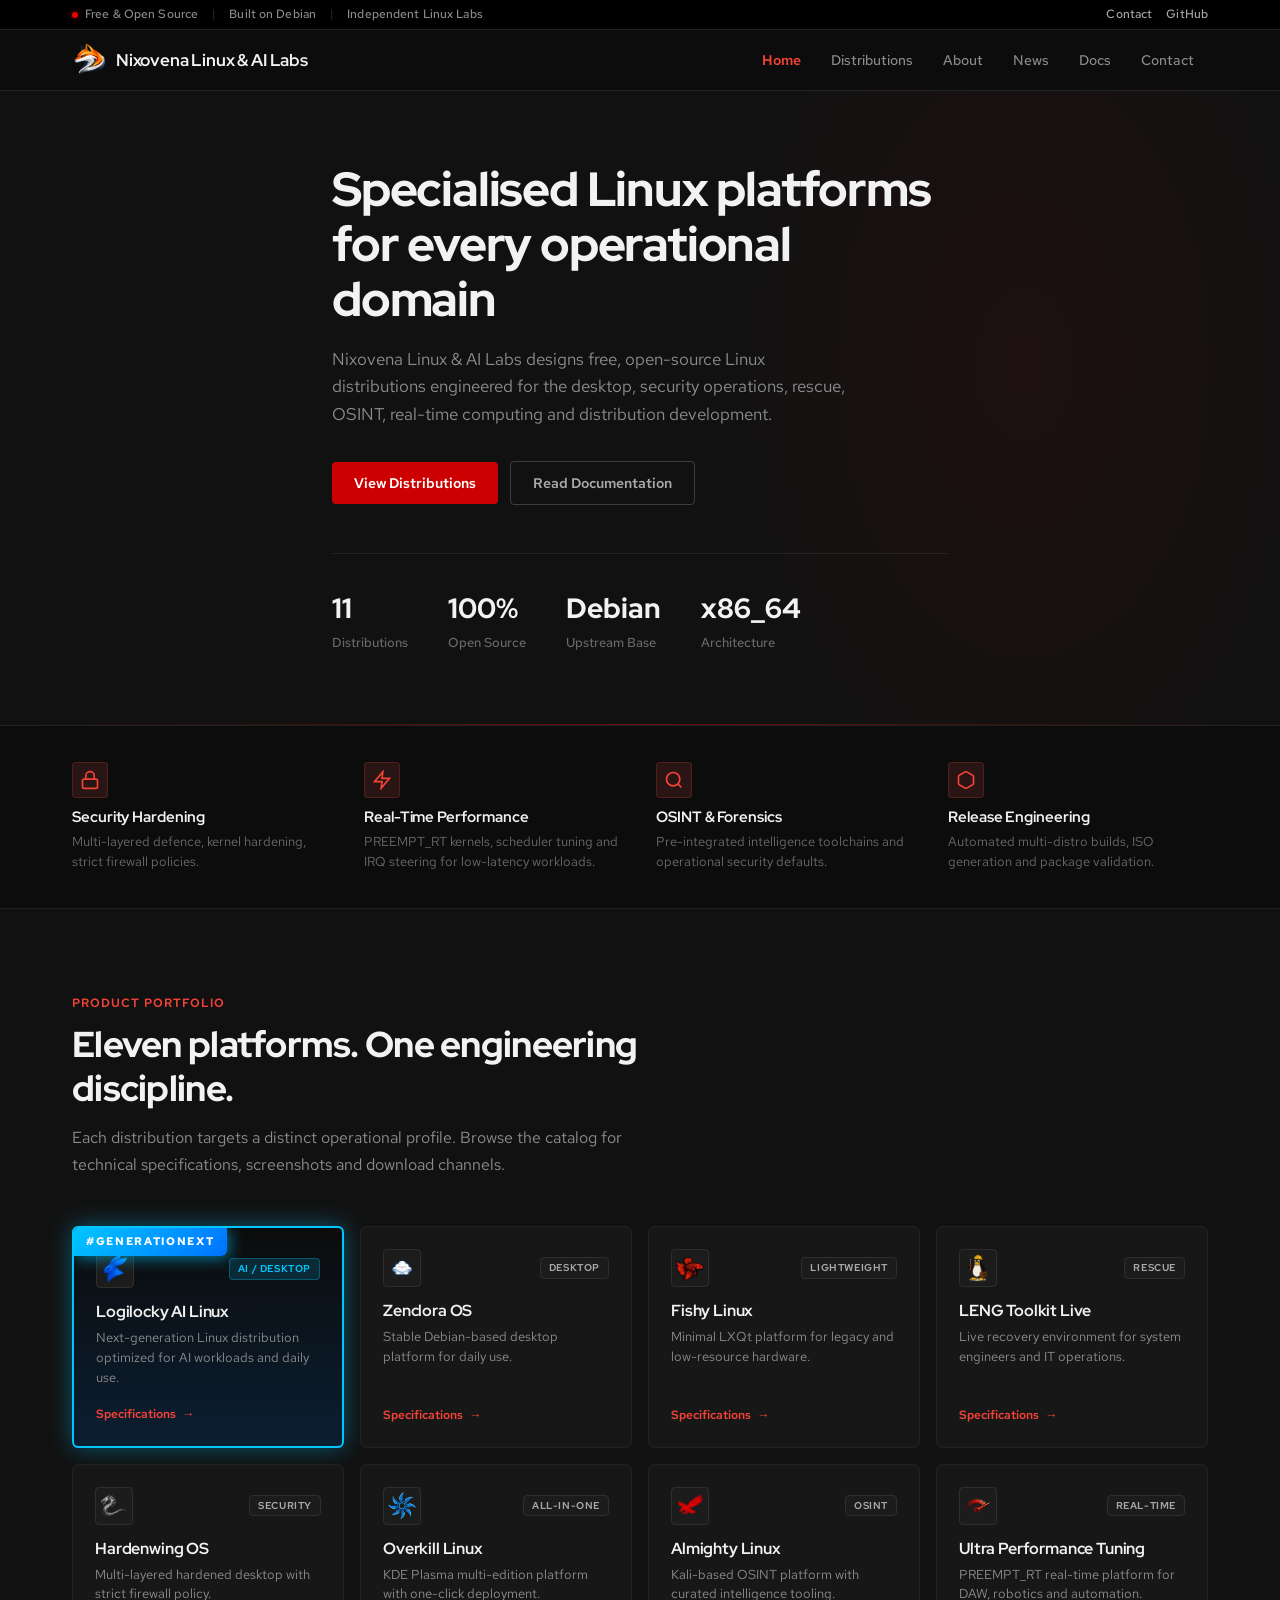
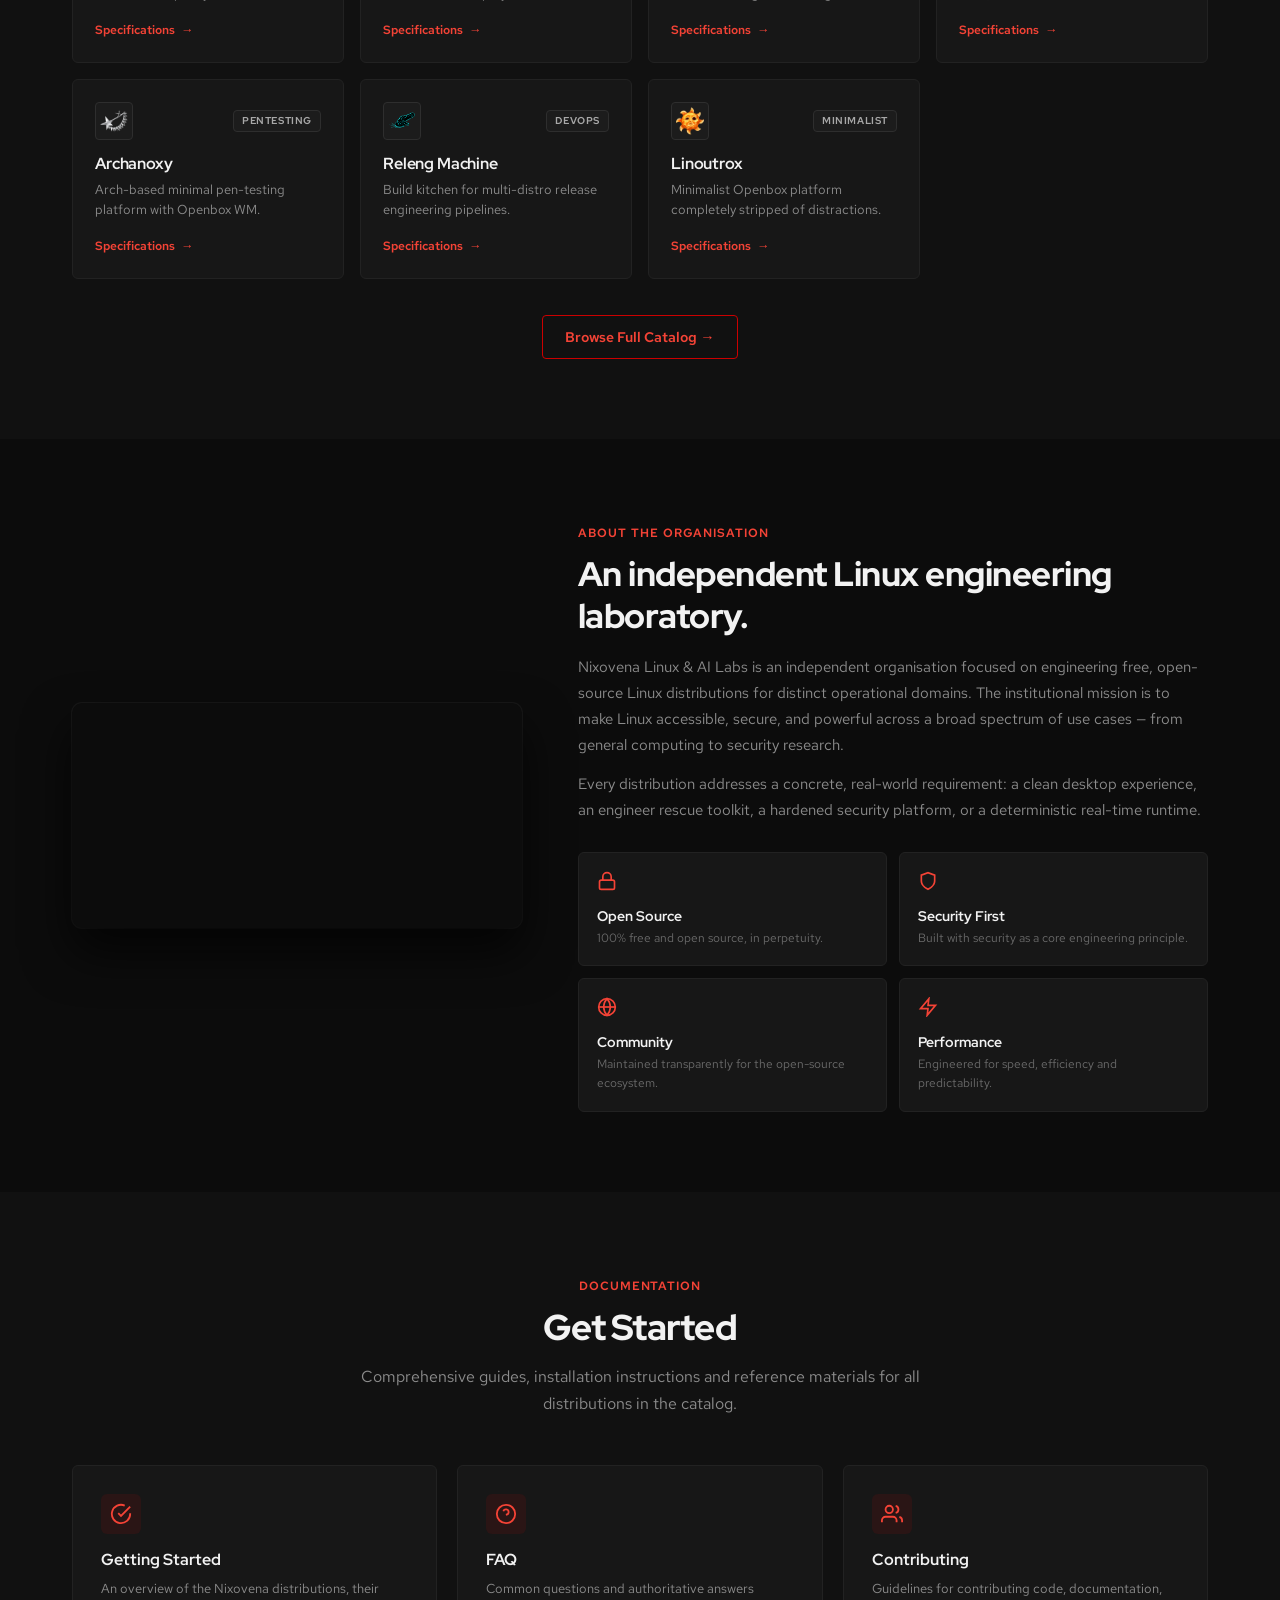
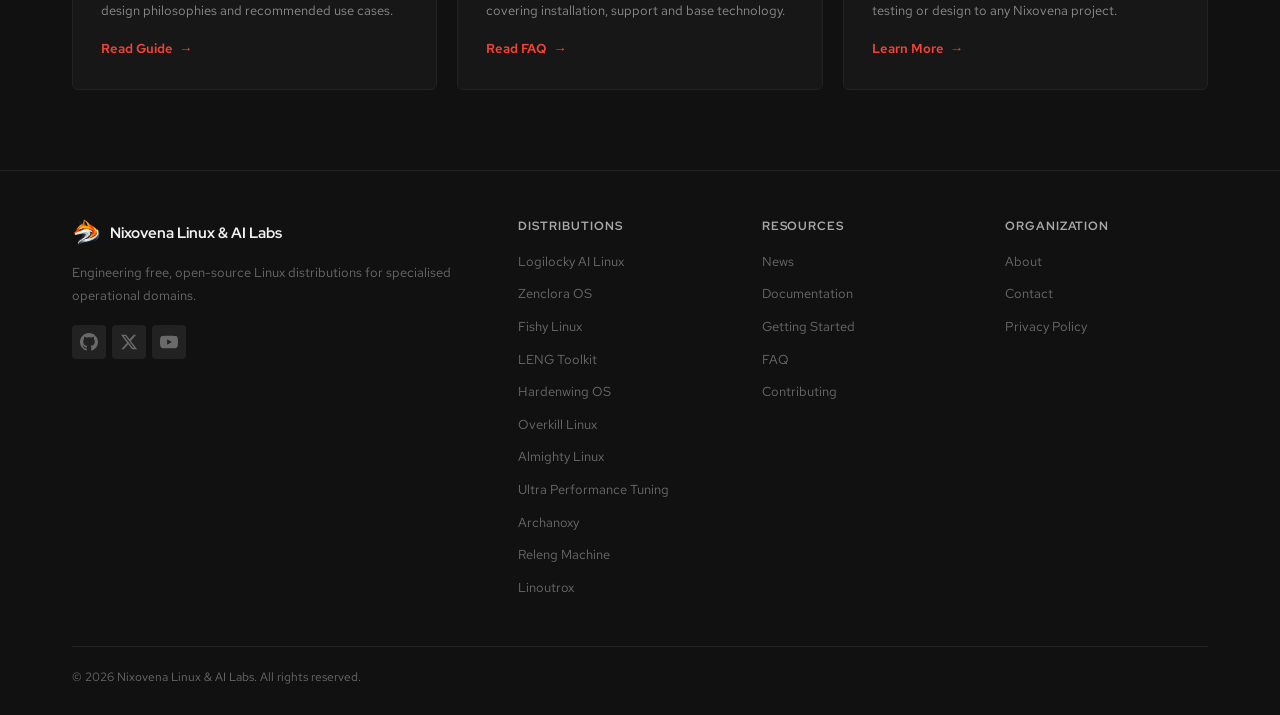
<file: index.html>
<!DOCTYPE html>
<html lang="en">

<head>
    <meta charset="UTF-8">
    <meta name="viewport" content="width=device-width, initial-scale=1.0">
    <meta name="description"
        content="Nixovena Linux & AI Labs develops free, open-source, specialised Linux distributions. Ten platforms covering desktop, security, rescue, OSINT, real-time and development workloads.">
    <meta name="keywords"
        content="Linux, distributions, open source, free, Nixovena Linux & AI Labs, Zenclora, Fishy Linux, Hardenwing, Overkill Linux, Almighty Linux, Ultra Performance Tuning, Archanoxy, Releng Machine, Linoutrox">
    <title>Nixovena Linux &amp; AI Labs | Specialised Linux Distributions</title>
    <link rel="icon" type="image/png" href="Assets/nixovena.png">
    <link rel="shortcut icon" href="Assets/nixovena.png" type="image/png">
    <link rel="stylesheet" href="style.css">
</head>

<body>

    <!-- Utility Bar -->
    <div class="utility-bar">
        <div class="utility-bar-inner">
            <span class="utility-item"><span class="utility-dot"></span>Free &amp; Open Source</span>
            <span class="utility-sep">|</span>
            <span class="utility-item">Built on Debian</span>
            <span class="utility-sep">|</span>
            <span class="utility-item">Independent Linux Labs</span>
            <div class="utility-spacer"></div>
            <a href="contact.html" class="utility-link">Contact</a>
            <a href="https://github.com/Nixovena" target="_blank" class="utility-link">GitHub</a>
        </div>
    </div>

    <!-- Navbar -->
    <nav class="navbar" id="navbar">
        <div class="navbar-inner">
            <a href="index.html" class="navbar-brand">
                <img src="Assets/nixovena.png" alt="Nixovena Linux & AI Labs Logo">
                <span>Nixovena Linux &amp; AI Labs</span>
            </a>
            <ul class="navbar-links" id="navLinks">
                <li><a href="index.html" class="active">Home</a></li>
                <li><a href="distros.html">Distributions</a></li>
                <li><a href="#about-preview">About</a></li>
                <li><a href="news.html">News</a></li>
                <li><a href="docs.html">Docs</a></li>
                <li><a href="contact.html">Contact</a></li>
            </ul>
            <button class="mobile-toggle" id="mobileToggle" aria-label="Toggle navigation">
                <span></span>
                <span></span>
                <span></span>
            </button>
        </div>
    </nav>

    <!-- Hero -->
    <section class="hero" id="hero">
        <div class="hero-content">
            <h1>Specialised Linux platforms<br>for every operational domain</h1>
            <p class="hero-subtitle">
                Nixovena Linux &amp; AI Labs designs free, open-source Linux distributions engineered for the desktop,
                security operations, rescue, OSINT, real-time computing and distribution development.
            </p>
            <div class="hero-actions">
                <a href="distros.html" class="btn btn-primary">View Distributions</a>
                <a href="docs.html" class="btn btn-secondary">Read Documentation</a>
            </div>
            <div class="hero-stats">
                <div class="hero-stat">
                    <div class="hero-stat-value">11</div>
                    <div class="hero-stat-label">Distributions</div>
                </div>
                <div class="hero-stat">
                    <div class="hero-stat-value">100%</div>
                    <div class="hero-stat-label">Open Source</div>
                </div>
                <div class="hero-stat">
                    <div class="hero-stat-value">Debian</div>
                    <div class="hero-stat-label">Upstream Base</div>
                </div>
                <div class="hero-stat">
                    <div class="hero-stat-value">x86_64</div>
                    <div class="hero-stat-label">Architecture</div>
                </div>
            </div>
        </div>
    </section>

    <!-- Capabilities Strip -->
    <section class="capabilities-strip">
        <div class="container">
            <div class="capabilities-grid">
                <div class="capability">
                    <div class="capability-icon">
                        <svg width="20" height="20" viewBox="0 0 24 24" fill="none" stroke="currentColor"
                            stroke-width="2">
                            <rect x="3" y="11" width="18" height="11" rx="2" ry="2" />
                            <path d="M7 11V7a5 5 0 0 1 10 0v4" />
                        </svg>
                    </div>
                    <h4>Security Hardening</h4>
                    <p>Multi-layered defence, kernel hardening, strict firewall policies.</p>
                </div>
                <div class="capability">
                    <div class="capability-icon">
                        <svg width="20" height="20" viewBox="0 0 24 24" fill="none" stroke="currentColor"
                            stroke-width="2">
                            <polygon points="13 2 3 14 12 14 11 22 21 10 12 10 13 2" />
                        </svg>
                    </div>
                    <h4>Real-Time Performance</h4>
                    <p>PREEMPT_RT kernels, scheduler tuning and IRQ steering for low-latency workloads.</p>
                </div>
                <div class="capability">
                    <div class="capability-icon">
                        <svg width="20" height="20" viewBox="0 0 24 24" fill="none" stroke="currentColor"
                            stroke-width="2">
                            <circle cx="11" cy="11" r="8" />
                            <line x1="21" y1="21" x2="16.65" y2="16.65" />
                        </svg>
                    </div>
                    <h4>OSINT &amp; Forensics</h4>
                    <p>Pre-integrated intelligence toolchains and operational security defaults.</p>
                </div>
                <div class="capability">
                    <div class="capability-icon">
                        <svg width="20" height="20" viewBox="0 0 24 24" fill="none" stroke="currentColor"
                            stroke-width="2">
                            <path
                                d="M21 16V8a2 2 0 0 0-1-1.73l-7-4a2 2 0 0 0-2 0l-7 4A2 2 0 0 0 3 8v8a2 2 0 0 0 1 1.73l7 4a2 2 0 0 0 2 0l7-4A2 2 0 0 0 21 16z" />
                        </svg>
                    </div>
                    <h4>Release Engineering</h4>
                    <p>Automated multi-distro builds, ISO generation and package validation.</p>
                </div>
            </div>
        </div>
    </section>

    <!-- Portfolio (compact, links to distros.html) -->
    <section class="section section-alt" id="portfolio">
        <div class="container">
            <div class="section-header reveal">
                <span class="section-eyebrow">Product Portfolio</span>
                <h2 class="section-title">Eleven platforms. One engineering discipline.</h2>
                <p class="section-desc">Each distribution targets a distinct operational profile. Browse the catalog for
                    technical specifications, screenshots and download channels.</p>
            </div>

            <div class="portfolio-grid">
                <a href="distros.html#logilocky" class="portfolio-card reveal logilocky-special-card">
                    <div class="special-banner">#GENERATIONEXT</div>
                    <div class="portfolio-card-head">
                        <img src="Assets/logilocky.png" alt="Logilocky AI Linux">
                        <span class="portfolio-tag special-tag">AI / Desktop</span>
                    </div>
                    <h3>Logilocky AI Linux</h3>
                    <p>Next-generation Linux distribution optimized for AI workloads and daily use.</p>
                    <span class="portfolio-link">Specifications <span>&rarr;</span></span>
                </a>
                <a href="distros.html#zenclora" class="portfolio-card reveal">
                    <div class="portfolio-card-head">
                        <img src="Assets/zenclora.png" alt="Zenclora OS">
                        <span class="portfolio-tag">Desktop</span>
                    </div>
                    <h3>Zenclora OS</h3>
                    <p>Stable Debian-based desktop platform for daily use.</p>
                    <span class="portfolio-link">Specifications <span>&rarr;</span></span>
                </a>
                <a href="distros.html#fishy" class="portfolio-card reveal">
                    <div class="portfolio-card-head">
                        <img src="Assets/fishy.png" alt="Fishy Linux">
                        <span class="portfolio-tag">Lightweight</span>
                    </div>
                    <h3>Fishy Linux</h3>
                    <p>Minimal LXQt platform for legacy and low-resource hardware.</p>
                    <span class="portfolio-link">Specifications <span>&rarr;</span></span>
                </a>
                <a href="distros.html#leng" class="portfolio-card reveal">
                    <div class="portfolio-card-head">
                        <img src="Assets/leng.png" alt="LENG Toolkit">
                        <span class="portfolio-tag">Rescue</span>
                    </div>
                    <h3>LENG Toolkit Live</h3>
                    <p>Live recovery environment for system engineers and IT operations.</p>
                    <span class="portfolio-link">Specifications <span>&rarr;</span></span>
                </a>
                <a href="distros.html#hardenwing" class="portfolio-card reveal">
                    <div class="portfolio-card-head">
                        <img src="Assets/hardenwing.png" alt="Hardenwing OS">
                        <span class="portfolio-tag">Security</span>
                    </div>
                    <h3>Hardenwing OS</h3>
                    <p>Multi-layered hardened desktop with strict firewall policy.</p>
                    <span class="portfolio-link">Specifications <span>&rarr;</span></span>
                </a>
                <a href="distros.html#overkill" class="portfolio-card reveal">
                    <div class="portfolio-card-head">
                        <img src="Assets/overkill.png" alt="Overkill Linux">
                        <span class="portfolio-tag">All-In-One</span>
                    </div>
                    <h3>Overkill Linux</h3>
                    <p>KDE Plasma multi-edition platform with one-click deployment.</p>
                    <span class="portfolio-link">Specifications <span>&rarr;</span></span>
                </a>
                <a href="distros.html#almighty" class="portfolio-card reveal">
                    <div class="portfolio-card-head">
                        <img src="Assets/almighty.png" alt="Almighty Linux">
                        <span class="portfolio-tag">OSINT</span>
                    </div>
                    <h3>Almighty Linux</h3>
                    <p>Kali-based OSINT platform with curated intelligence tooling.</p>
                    <span class="portfolio-link">Specifications <span>&rarr;</span></span>
                </a>
                <a href="distros.html#upt" class="portfolio-card reveal">
                    <div class="portfolio-card-head">
                        <img src="Assets/upt.png" alt="Ultra Performance Tuning">
                        <span class="portfolio-tag">Real-Time</span>
                    </div>
                    <h3>Ultra Performance Tuning</h3>
                    <p>PREEMPT_RT real-time platform for DAW, robotics and automation.</p>
                    <span class="portfolio-link">Specifications <span>&rarr;</span></span>
                </a>
                <a href="distros.html#archanoxy" class="portfolio-card reveal">
                    <div class="portfolio-card-head">
                        <img src="Assets/archanoxy.png" alt="Archanoxy">
                        <span class="portfolio-tag">Pentesting</span>
                    </div>
                    <h3>Archanoxy</h3>
                    <p>Arch-based minimal pen-testing platform with Openbox WM.</p>
                    <span class="portfolio-link">Specifications <span>&rarr;</span></span>
                </a>
                <a href="distros.html#releng" class="portfolio-card reveal">
                    <div class="portfolio-card-head">
                        <img src="Assets/rm.png" alt="Releng Machine">
                        <span class="portfolio-tag">DevOps</span>
                    </div>
                    <h3>Releng Machine</h3>
                    <p>Build kitchen for multi-distro release engineering pipelines.</p>
                    <span class="portfolio-link">Specifications <span>&rarr;</span></span>
                </a>
                <a href="distros.html#linoutrox" class="portfolio-card reveal">
                    <div class="portfolio-card-head">
                        <img src="Assets/linoutrox.png" alt="Linoutrox">
                        <span class="portfolio-tag">Minimalist</span>
                    </div>
                    <h3>Linoutrox</h3>
                    <p>Minimalist Openbox platform completely stripped of distractions.</p>
                    <span class="portfolio-link">Specifications <span>&rarr;</span></span>
                </a>
            </div>

            <div class="portfolio-cta reveal">
                <a href="distros.html" class="btn btn-outline">Browse Full Catalog &rarr;</a>
            </div>
        </div>
    </section>

    <!-- About -->
    <section class="section" id="about-preview">
        <div class="container">
            <div class="about-grid">
                <div class="about-image reveal">
                    <video src="Assets/teaser.mp4" autoplay loop muted playsinline
                        style="width: 100%; max-width: 650px; border-radius: 10px; box-shadow: 0 24px 48px rgba(0,0,0,0.7), 0 0 0 1px rgba(255,255,255,0.05); object-fit: cover;"></video>
                </div>
                <div class="about-content reveal reveal-delay-2">
                    <span class="section-eyebrow">About the Organisation</span>
                    <h2>An independent Linux engineering laboratory.</h2>
                    <p>Nixovena Linux &amp; AI Labs is an independent organisation focused on engineering free,
                        open-source Linux distributions for distinct operational domains. The institutional mission is
                        to make Linux accessible, secure, and powerful across a broad spectrum of use cases &mdash; from
                        general computing to security research.</p>
                    <p>Every distribution addresses a concrete, real-world requirement: a clean desktop experience, an
                        engineer rescue toolkit, a hardened security platform, or a deterministic real-time runtime.</p>
                    <div class="about-values">
                        <div class="about-value">
                            <div class="about-value-icon"><svg width="20" height="20" viewBox="0 0 24 24" fill="none"
                                    stroke="currentColor" stroke-width="2">
                                    <rect x="3" y="11" width="18" height="11" rx="2" ry="2" />
                                    <path d="M7 11V7a5 5 0 0 1 10 0v4" />
                                </svg></div>
                            <h4>Open Source</h4>
                            <p>100% free and open source, in perpetuity.</p>
                        </div>
                        <div class="about-value">
                            <div class="about-value-icon"><svg width="20" height="20" viewBox="0 0 24 24" fill="none"
                                    stroke="currentColor" stroke-width="2">
                                    <path d="M12 22s8-4 8-10V5l-8-3-8 3v7c0 6 8 10 8 10z" />
                                </svg></div>
                            <h4>Security First</h4>
                            <p>Built with security as a core engineering principle.</p>
                        </div>
                        <div class="about-value">
                            <div class="about-value-icon"><svg width="20" height="20" viewBox="0 0 24 24" fill="none"
                                    stroke="currentColor" stroke-width="2">
                                    <circle cx="12" cy="12" r="10" />
                                    <line x1="2" y1="12" x2="22" y2="12" />
                                    <path
                                        d="M12 2a15.3 15.3 0 0 1 4 10 15.3 15.3 0 0 1-4 10 15.3 15.3 0 0 1-4-10 15.3 15.3 0 0 1 4-10z" />
                                </svg></div>
                            <h4>Community</h4>
                            <p>Maintained transparently for the open-source ecosystem.</p>
                        </div>
                        <div class="about-value">
                            <div class="about-value-icon"><svg width="20" height="20" viewBox="0 0 24 24" fill="none"
                                    stroke="currentColor" stroke-width="2">
                                    <polygon points="13 2 3 14 12 14 11 22 21 10 12 10 13 2" />
                                </svg></div>
                            <h4>Performance</h4>
                            <p>Engineered for speed, efficiency and predictability.</p>
                        </div>
                    </div>
                </div>
            </div>
        </div>
    </section>

    <!-- Docs Preview -->
    <section class="section section-alt" id="docs-preview">
        <div class="container">
            <div class="section-header center reveal">
                <span class="section-eyebrow">Documentation</span>
                <h2 class="section-title">Get Started</h2>
                <p class="section-desc">Comprehensive guides, installation instructions and reference materials for all
                    distributions in the catalog.</p>
            </div>
            <div class="docs-grid">
                <a href="docs.html#getting-started" class="docs-card reveal reveal-delay-1">
                    <div class="docs-card-icon"><svg width="22" height="22" viewBox="0 0 24 24" fill="none"
                            stroke="currentColor" stroke-width="2">
                            <path d="M22 11.08V12a10 10 0 1 1-5.93-9.14" />
                            <polyline points="22 4 12 14.01 9 11.01" />
                        </svg></div>
                    <h3>Getting Started</h3>
                    <p>An overview of the Nixovena distributions, their design philosophies and recommended use cases.
                    </p>
                    <span class="docs-card-link">Read Guide <span>&rarr;</span></span>
                </a>
                <a href="docs.html#faq" class="docs-card reveal reveal-delay-2">
                    <div class="docs-card-icon"><svg width="22" height="22" viewBox="0 0 24 24" fill="none"
                            stroke="currentColor" stroke-width="2">
                            <circle cx="12" cy="12" r="10" />
                            <path d="M9.09 9a3 3 0 0 1 5.83 1c0 2-3 3-3 3" />
                            <line x1="12" y1="17" x2="12.01" y2="17" />
                        </svg></div>
                    <h3>FAQ</h3>
                    <p>Common questions and authoritative answers covering installation, support and base technology.
                    </p>
                    <span class="docs-card-link">Read FAQ <span>&rarr;</span></span>
                </a>
                <a href="docs.html#contributing" class="docs-card reveal reveal-delay-3">
                    <div class="docs-card-icon"><svg width="22" height="22" viewBox="0 0 24 24" fill="none"
                            stroke="currentColor" stroke-width="2">
                            <path d="M17 21v-2a4 4 0 0 0-4-4H5a4 4 0 0 0-4 4v2" />
                            <circle cx="9" cy="7" r="4" />
                            <path d="M23 21v-2a4 4 0 0 0-3-3.87" />
                            <path d="M16 3.13a4 4 0 0 1 0 7.75" />
                        </svg></div>
                    <h3>Contributing</h3>
                    <p>Guidelines for contributing code, documentation, testing or design to any Nixovena project.</p>
                    <span class="docs-card-link">Learn More <span>&rarr;</span></span>
                </a>
            </div>
        </div>
    </section>

    <!-- Footer -->
    <footer class="footer">
        <div class="container">
            <div class="footer-grid">
                <div class="footer-about">
                    <div class="footer-brand">
                        <img src="Assets/nixovena.png" alt="Nixovena Labs">
                        <span>Nixovena Linux &amp; AI Labs</span>
                    </div>
                    <p>Engineering free, open-source Linux distributions for specialised operational domains.</p>
                    <div class="footer-social">
                        <a href="https://github.com/Nixovena" target="_blank" aria-label="GitHub">
                            <svg width="18" height="18" viewBox="0 0 24 24" fill="currentColor">
                                <path
                                    d="M12 0c-6.626 0-12 5.373-12 12 0 5.302 3.438 9.8 8.207 11.387.599.111.793-.261.793-.577v-2.234c-3.338.726-4.033-1.416-4.033-1.416-.546-1.387-1.333-1.756-1.333-1.756-1.089-.745.083-.729.083-.729 1.205.084 1.839 1.237 1.839 1.237 1.07 1.834 2.807 1.304 3.492.997.107-.775.418-1.305.762-1.604-2.665-.305-5.467-1.334-5.467-5.931 0-1.311.469-2.381 1.236-3.221-.124-.303-.535-1.524.117-3.176 0 0 1.008-.322 3.301 1.23.957-.266 1.983-.399 3.003-.404 1.02.005 2.047.138 3.006.404 2.291-1.552 3.297-1.23 3.297-1.23.653 1.653.242 2.874.118 3.176.77.84 1.235 1.911 1.235 3.221 0 4.609-2.807 5.624-5.479 5.921.43.372.823 1.102.823 2.222v3.293c0 .319.192.694.801.576 4.765-1.589 8.199-6.086 8.199-11.386 0-6.627-5.373-12-12-12z" />
                            </svg>
                        </a>
                        <a href="https://x.com/Nixovena" target="_blank" aria-label="X">
                            <svg width="18" height="18" viewBox="0 0 24 24" fill="currentColor">
                                <path
                                    d="M18.244 2.25h3.308l-7.227 8.26 8.502 11.24H16.17l-5.214-6.817L4.99 21.75H1.68l7.73-8.835L1.254 2.25H8.08l4.713 6.231zm-1.161 17.52h1.833L7.084 4.126H5.117z" />
                            </svg>
                        </a>
                        <a href="https://youtube.com/@Nixovena" target="_blank" aria-label="YouTube">
                            <svg width="18" height="18" viewBox="0 0 24 24" fill="currentColor">
                                <path
                                    d="M23.498 6.186a3.016 3.016 0 0 0-2.122-2.136C19.505 3.545 12 3.545 12 3.545s-7.505 0-9.377.505A3.017 3.017 0 0 0 .502 6.186C0 8.07 0 12 0 12s0 3.93.502 5.814a3.016 3.016 0 0 0 2.122 2.136c1.871.505 9.376.505 9.376.505s7.505 0 9.377-.505a3.015 3.015 0 0 0 2.122-2.136C24 15.93 24 12 24 12s0-3.93-.502-5.814zM9.545 15.568V8.432L15.818 12l-6.273 3.568z" />
                            </svg>
                        </a>
                    </div>
                </div>
                <div class="footer-col">
                    <h4>Distributions</h4>
                    <ul>
                        <li><a href="distros.html#logilocky">Logilocky AI Linux</a></li>
                        <li><a href="distros.html#zenclora">Zenclora OS</a></li>
                        <li><a href="distros.html#fishy">Fishy Linux</a></li>
                        <li><a href="distros.html#leng">LENG Toolkit</a></li>
                        <li><a href="distros.html#hardenwing">Hardenwing OS</a></li>
                        <li><a href="distros.html#overkill">Overkill Linux</a></li>
                        <li><a href="distros.html#almighty">Almighty Linux</a></li>
                        <li><a href="distros.html#upt">Ultra Performance Tuning</a></li>
                        <li><a href="distros.html#archanoxy">Archanoxy</a></li>
                        <li><a href="distros.html#releng">Releng Machine</a></li>
                        <li><a href="distros.html#linoutrox">Linoutrox</a></li>
                    </ul>
                </div>
                <div class="footer-col">
                    <h4>Resources</h4>
                    <ul>
                        <li><a href="news.html">News</a></li>
                        <li><a href="docs.html">Documentation</a></li>
                        <li><a href="docs.html#getting-started">Getting Started</a></li>
                        <li><a href="docs.html#faq">FAQ</a></li>
                        <li><a href="docs.html#contributing">Contributing</a></li>
                    </ul>
                </div>
                <div class="footer-col">
                    <h4>Organization</h4>
                    <ul>
                        <li><a href="#about-preview">About</a></li>
                        <li><a href="contact.html">Contact</a></li>
                        <li><a href="#">Privacy Policy</a></li>
                    </ul>
                </div>
            </div>
            <div class="footer-bottom">
                <span>&copy; 2026 <a href="https://nixovena.org" style="color: inherit; text-decoration: none;">Nixovena
                        Linux &amp; AI Labs</a>. All rights reserved.</span>
            </div>
        </div>
    </footer>

    <!-- Lightbox Modal -->
    <div id="imageModal" class="modal">
        <span class="close">&times;</span>
        <img class="modal-content" id="img01">
    </div>

    <script src="script.js"></script>
</body>

</html>
</file>
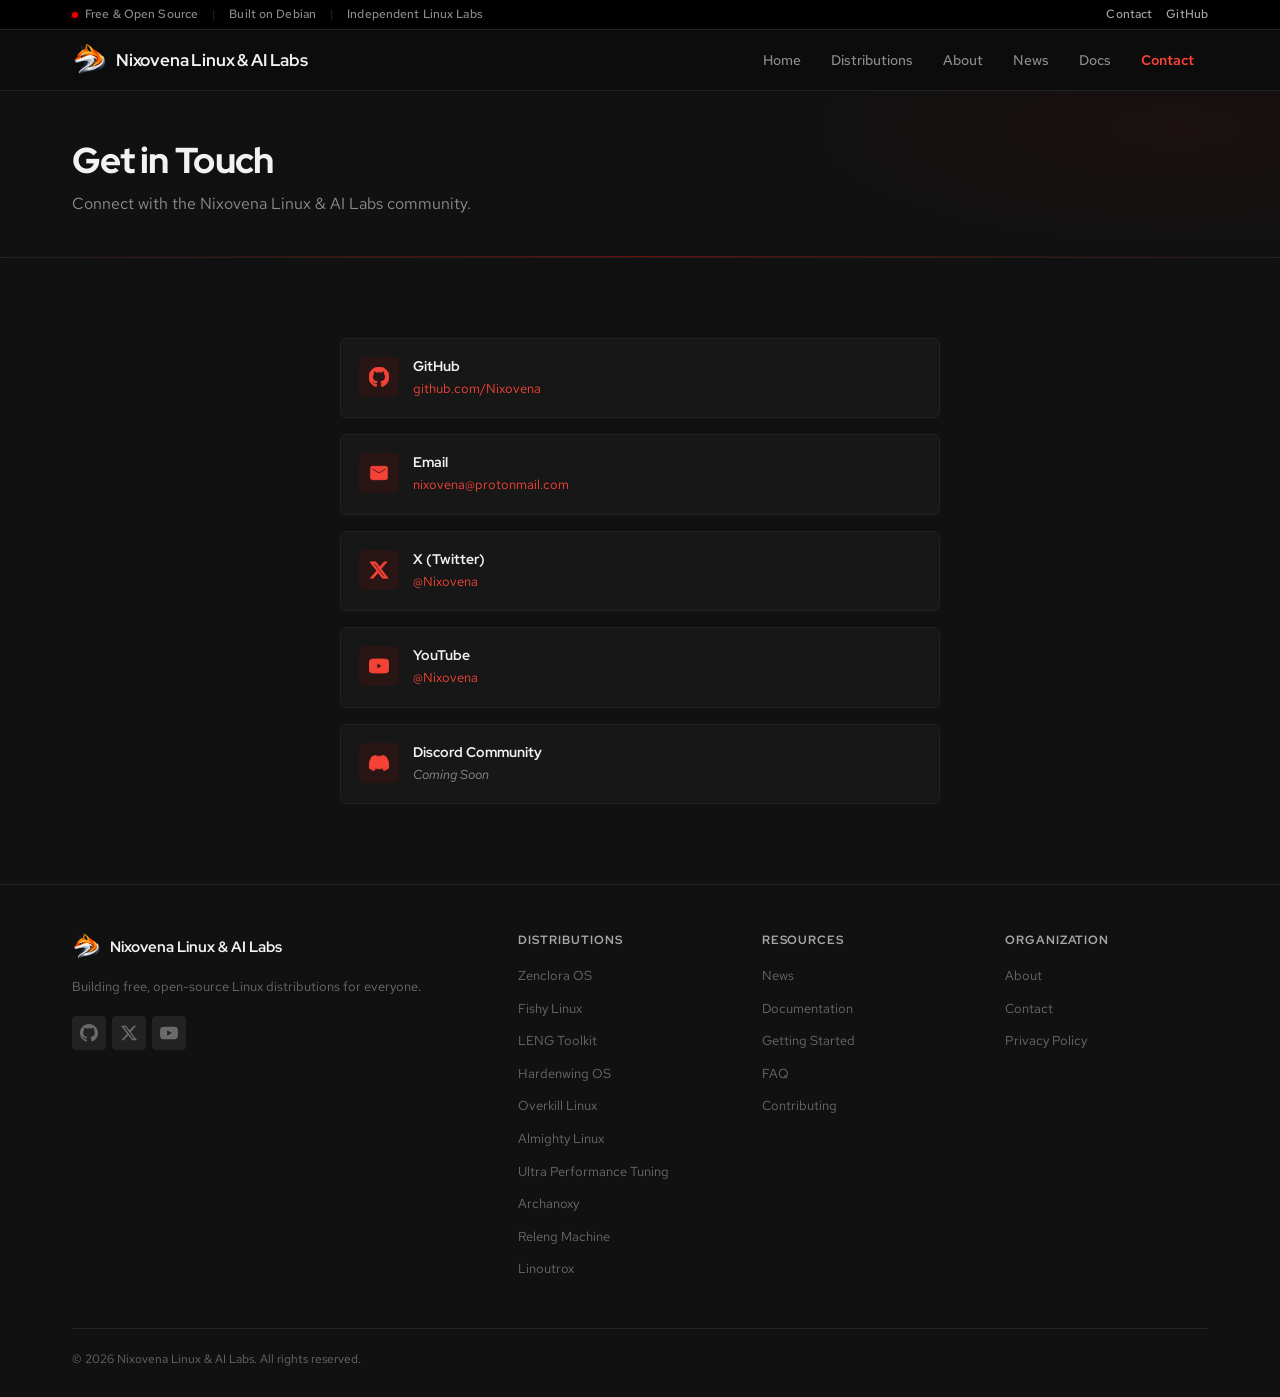
<file: contact.html>
<!DOCTYPE html>
<html lang="en">

<head>
    <meta charset="UTF-8">
    <meta name="viewport" content="width=device-width, initial-scale=1.0">
    <meta name="description"
        content="Get in touch with Nixovena Linux & AI Labs. Contact for questions, support, partnerships, or contributions.">
    <title>Contact | Nixovena Linux & AI Labs</title>
    <link rel="icon" type="image/png" href="Assets/nixovena.png">
    <link rel="shortcut icon" href="Assets/nixovena.png" type="image/png">
    <link rel="stylesheet" href="style.css">
</head>

<body>

    <!-- Utility Bar -->
    <div class="utility-bar">
        <div class="utility-bar-inner">
            <span class="utility-item"><span class="utility-dot"></span>Free &amp; Open Source</span>
            <span class="utility-sep">|</span>
            <span class="utility-item">Built on Debian</span>
            <span class="utility-sep">|</span>
            <span class="utility-item">Independent Linux Labs</span>
            <div class="utility-spacer"></div>
            <a href="contact.html" class="utility-link">Contact</a>
            <a href="https://github.com/Nixovena" target="_blank" class="utility-link">GitHub</a>
        </div>
    </div>

    <!-- Navbar -->
    <nav class="navbar scrolled" id="navbar">
        <div class="navbar-inner">
            <a href="index.html" class="navbar-brand">
                <img src="Assets/nixovena.png" alt="Nixovena Labs Logo">
                <span>Nixovena Linux & AI Labs</span>
            </a>
            <ul class="navbar-links" id="navLinks">
                <li><a href="index.html">Home</a></li>
                <li><a href="distros.html">Distributions</a></li>
                <li><a href="index.html#about-preview">About</a></li>
                <li><a href="news.html">News</a></li>
                <li><a href="docs.html">Docs</a></li>
                <li><a href="contact.html" class="active">Contact</a></li>
            </ul>
            <button class="mobile-toggle" id="mobileToggle" aria-label="Toggle navigation">
                <span></span>
                <span></span>
                <span></span>
            </button>
        </div>
    </nav>

    <!-- Page Header -->
    <div class="page-header">
        <div class="container">
            <h1>Get in Touch</h1>
            <p>Connect with the Nixovena Linux & AI Labs community.</p>
        </div>
    </div>

    <!-- Contact Section -->
    <section class="section section-alt">
        <div class="container">
            <div class="contact-layout" style="max-width: 600px; margin: 0 auto;">
                <div class="contact-info reveal">

                    <div class="contact-method">
                        <div class="contact-method-icon"><svg width="20" height="20" viewBox="0 0 24 24"
                                fill="currentColor" stroke="none">
                                <path
                                    d="M12 0c-6.626 0-12 5.373-12 12 0 5.302 3.438 9.8 8.207 11.387.599.111.793-.261.793-.577v-2.234c-3.338.726-4.033-1.416-4.033-1.416-.546-1.387-1.333-1.756-1.333-1.756-1.089-.745.083-.729.083-.729 1.205.084 1.839 1.237 1.839 1.237 1.07 1.834 2.807 1.304 3.492.997.107-.775.418-1.305.762-1.604-2.665-.305-5.467-1.334-5.467-5.931 0-1.311.469-2.381 1.236-3.221-.124-.303-.535-1.524.117-3.176 0 0 1.008-.322 3.301 1.23.957-.266 1.983-.399 3.003-.404 1.02.005 2.047.138 3.006.404 2.291-1.552 3.297-1.23 3.297-1.23.653 1.653.242 2.874.118 3.176.77.84 1.235 1.911 1.235 3.221 0 4.609-2.807 5.624-5.479 5.921.43.372.823 1.102.823 2.222v3.293c0 .319.192.694.801.576 4.765-1.589 8.199-6.086 8.199-11.386 0-6.627-5.373-12-12-12z" />
                            </svg></div>
                        <div>
                            <h4>GitHub</h4>
                            <p><a href="https://github.com/Nixovena" target="_blank">github.com/Nixovena</a></p>
                        </div>
                    </div>

                    <div class="contact-method">
                        <div class="contact-method-icon"><svg width="20" height="20" viewBox="0 0 24 24" fill="currentColor" stroke="none">
                                <path d="M20 4H4c-1.1 0-1.99.9-1.99 2L2 18c0 1.1.9 2 2 2h16c1.1 0 2-.9 2-2V6c0-1.1-.9-2-2-2zm0 4l-8 5-8-5V6l8 5 8-5v2z"/>
                            </svg></div>
                        <div>
                            <h4>Email</h4>
                            <p><a href="mailto:nixovena@protonmail.com">nixovena@protonmail.com</a></p>
                        </div>
                    </div>

                    <div class="contact-method">
                        <div class="contact-method-icon"><svg width="20" height="20" viewBox="0 0 24 24"
                                fill="currentColor" stroke="none">
                                <path
                                    d="M18.244 2.25h3.308l-7.227 8.26 8.502 11.24H16.17l-5.214-6.817L4.99 21.75H1.68l7.73-8.835L1.254 2.25H8.08l4.713 6.231zm-1.161 17.52h1.833L7.084 4.126H5.117z" />
                            </svg></div>
                        <div>
                            <h4>X (Twitter)</h4>
                            <p><a href="https://x.com/Nixovena" target="_blank">@Nixovena</a></p>
                        </div>
                    </div>

                    <div class="contact-method">
                        <div class="contact-method-icon"><svg width="20" height="20" viewBox="0 0 24 24" fill="currentColor" stroke="none">
                                <path d="M23.498 6.186a3.016 3.016 0 0 0-2.122-2.136C19.505 3.545 12 3.545 12 3.545s-7.505 0-9.377.505A3.017 3.017 0 0 0 .502 6.186C0 8.07 0 12 0 12s0 3.93.502 5.814a3.016 3.016 0 0 0 2.122 2.136c1.871.505 9.376.505 9.376.505s7.505 0 9.377-.505a3.015 3.015 0 0 0 2.122-2.136C24 15.93 24 12 24 12s0-3.93-.502-5.814zM9.545 15.568V8.432L15.818 12l-6.273 3.568z"/>
                            </svg></div>
                        <div>
                            <h4>YouTube</h4>
                            <p><a href="https://youtube.com/@Nixovena" target="_blank">@Nixovena</a></p>
                        </div>
                    </div>

                    <div class="contact-method">
                        <div class="contact-method-icon"><svg width="20" height="20" viewBox="0 0 24 24" fill="currentColor" stroke="none">
                                <path d="M20.317 4.3698a19.7913 19.7913 0 00-4.8851-1.5152.0741.0741 0 00-.0785.0371c-.211.3753-.4447.8648-.6083 1.2495-1.8447-.2762-3.68-.2762-5.4868 0-.1636-.3933-.4058-.8742-.6177-1.2495a.077.077 0 00-.0785-.037 19.7363 19.7363 0 00-4.8852 1.515.0699.0699 0 00-.0321.0277C.5334 9.0458-.319 13.5799.0992 18.0578a.0824.0824 0 00.0312.0561c2.0528 1.5076 4.0413 2.4228 5.9929 3.0294a.0777.0777 0 00.0842-.0276c.4616-.6304.8731-1.2952 1.226-1.9942a.076.076 0 00-.0416-.1057c-.6528-.2476-1.2743-.5495-1.8722-.8923a.077.077 0 01-.0076-.1277c.1258-.0943.2517-.1923.3718-.2914a.0743.0743 0 01.0776-.0105c3.9278 1.7933 8.18 1.7933 12.0614 0a.0739.0739 0 01.0785.0095c.1202.099.246.1981.3728.2924a.077.077 0 01-.0066.1276 12.2986 12.2986 0 01-1.873.8914.0766.0766 0 00-.0407.1067c.3604.698.7719 1.3628 1.225 1.9932a.076.076 0 00.0842.0286c1.961-.6067 3.9495-1.5219 6.0023-3.0294a.077.077 0 00.0313-.0552c.5004-5.177-.8382-9.6739-3.5485-13.6604a.061.061 0 00-.0312-.0286z" />
                            </svg></div>
                        <div>
                            <h4>Discord Community</h4>
                            <p><em>Coming Soon</em></p>
                        </div>
                    </div>

                </div>
            </div>
        </div>
    </section>

    <!-- Footer -->
    <footer class="footer">
        <div class="container">
            <div class="footer-grid">
                <div class="footer-about">
                    <div class="footer-brand">
                        <img src="Assets/nixovena.png" alt="Nixovena Labs">
                        <span>Nixovena Linux & AI Labs</span>
                    </div>
                    <p>Building free, open-source Linux distributions for everyone.</p>
                    <div class="footer-social">
                        <a href="https://github.com/Nixovena" target="_blank" aria-label="GitHub"><svg width="18"
                                height="18" viewBox="0 0 24 24" fill="currentColor">
                                <path
                                    d="M12 0c-6.626 0-12 5.373-12 12 0 5.302 3.438 9.8 8.207 11.387.599.111.793-.261.793-.577v-2.234c-3.338.726-4.033-1.416-4.033-1.416-.546-1.387-1.333-1.756-1.333-1.756-1.089-.745.083-.729.083-.729 1.205.084 1.839 1.237 1.839 1.237 1.07 1.834 2.807 1.304 3.492.997.107-.775.418-1.305.762-1.604-2.665-.305-5.467-1.334-5.467-5.931 0-1.311.469-2.381 1.236-3.221-.124-.303-.535-1.524.117-3.176 0 0 1.008-.322 3.301 1.23.957-.266 1.983-.399 3.003-.404 1.02.005 2.047.138 3.006.404 2.291-1.552 3.297-1.23 3.297-1.23.653 1.653.242 2.874.118 3.176.77.84 1.235 1.911 1.235 3.221 0 4.609-2.807 5.624-5.479 5.921.43.372.823 1.102.823 2.222v3.293c0 .319.192.694.801.576 4.765-1.589 8.199-6.086 8.199-11.386 0-6.627-5.373-12-12-12z" />
                            </svg></a>
                        <a href="https://x.com/Nixovena" target="_blank" aria-label="X"><svg width="18" height="18"
                                viewBox="0 0 24 24" fill="currentColor">
                                <path
                                    d="M18.244 2.25h3.308l-7.227 8.26 8.502 11.24H16.17l-5.214-6.817L4.99 21.75H1.68l7.73-8.835L1.254 2.25H8.08l4.713 6.231zm-1.161 17.52h1.833L7.084 4.126H5.117z" />
                            </svg></a>
                        <a href="https://youtube.com/@Nixovena" target="_blank" aria-label="YouTube"><svg width="18" height="18"
                                viewBox="0 0 24 24" fill="currentColor">
                                <path d="M23.498 6.186a3.016 3.016 0 0 0-2.122-2.136C19.505 3.545 12 3.545 12 3.545s-7.505 0-9.377.505A3.017 3.017 0 0 0 .502 6.186C0 8.07 0 12 0 12s0 3.93.502 5.814a3.016 3.016 0 0 0 2.122 2.136c1.871.505 9.376.505 9.376.505s7.505 0 9.377-.505a3.015 3.015 0 0 0 2.122-2.136C24 15.93 24 12 24 12s0-3.93-.502-5.814zM9.545 15.568V8.432L15.818 12l-6.273 3.568z"/>
                            </svg></a>
                    </div>
                </div>
                <div class="footer-col">
                    <h4>Distributions</h4>
                    <ul>
                        <li><a href="distros.html#zenclora">Zenclora OS</a></li>
                        <li><a href="distros.html#fishy">Fishy Linux</a></li>
                        <li><a href="distros.html#leng">LENG Toolkit</a></li>
                        <li><a href="distros.html#hardenwing">Hardenwing OS</a></li>
                        <li><a href="distros.html#overkill">Overkill Linux</a></li>
                        <li><a href="distros.html#almighty">Almighty Linux</a></li>
                        <li><a href="distros.html#upt">Ultra Performance Tuning</a></li>
                        <li><a href="distros.html#archanoxy">Archanoxy</a></li>
                        <li><a href="distros.html#releng">Releng Machine</a></li>
                        <li><a href="distros.html#linoutrox">Linoutrox</a></li>
                    </ul>
                </div>
                <div class="footer-col">
                    <h4>Resources</h4>
                    <ul>
                        <li><a href="news.html">News</a></li>
                        <li><a href="docs.html">Documentation</a></li>
                        <li><a href="docs.html#getting-started">Getting Started</a></li>
                        <li><a href="docs.html#faq">FAQ</a></li>
                        <li><a href="docs.html#contributing">Contributing</a></li>
                    </ul>
                </div>
                <div class="footer-col">
                    <h4>Organization</h4>
                    <ul>
                        <li><a href="index.html#about-preview">About</a></li>
                        <li><a href="contact.html">Contact</a></li>
                        <li><a href="#">Privacy Policy</a></li>
                    </ul>
                </div>
            </div>
            <div class="footer-bottom">
                <span>&copy; 2026 <a href="https://nixovena.org"
                        style="color: inherit; text-decoration: none;">Nixovena Linux & AI
                        Labs</a>. All rights reserved.</span>
            </div>
        </div>
    </footer>

    <script src="script.js"></script>
</body>

</html>
</file>
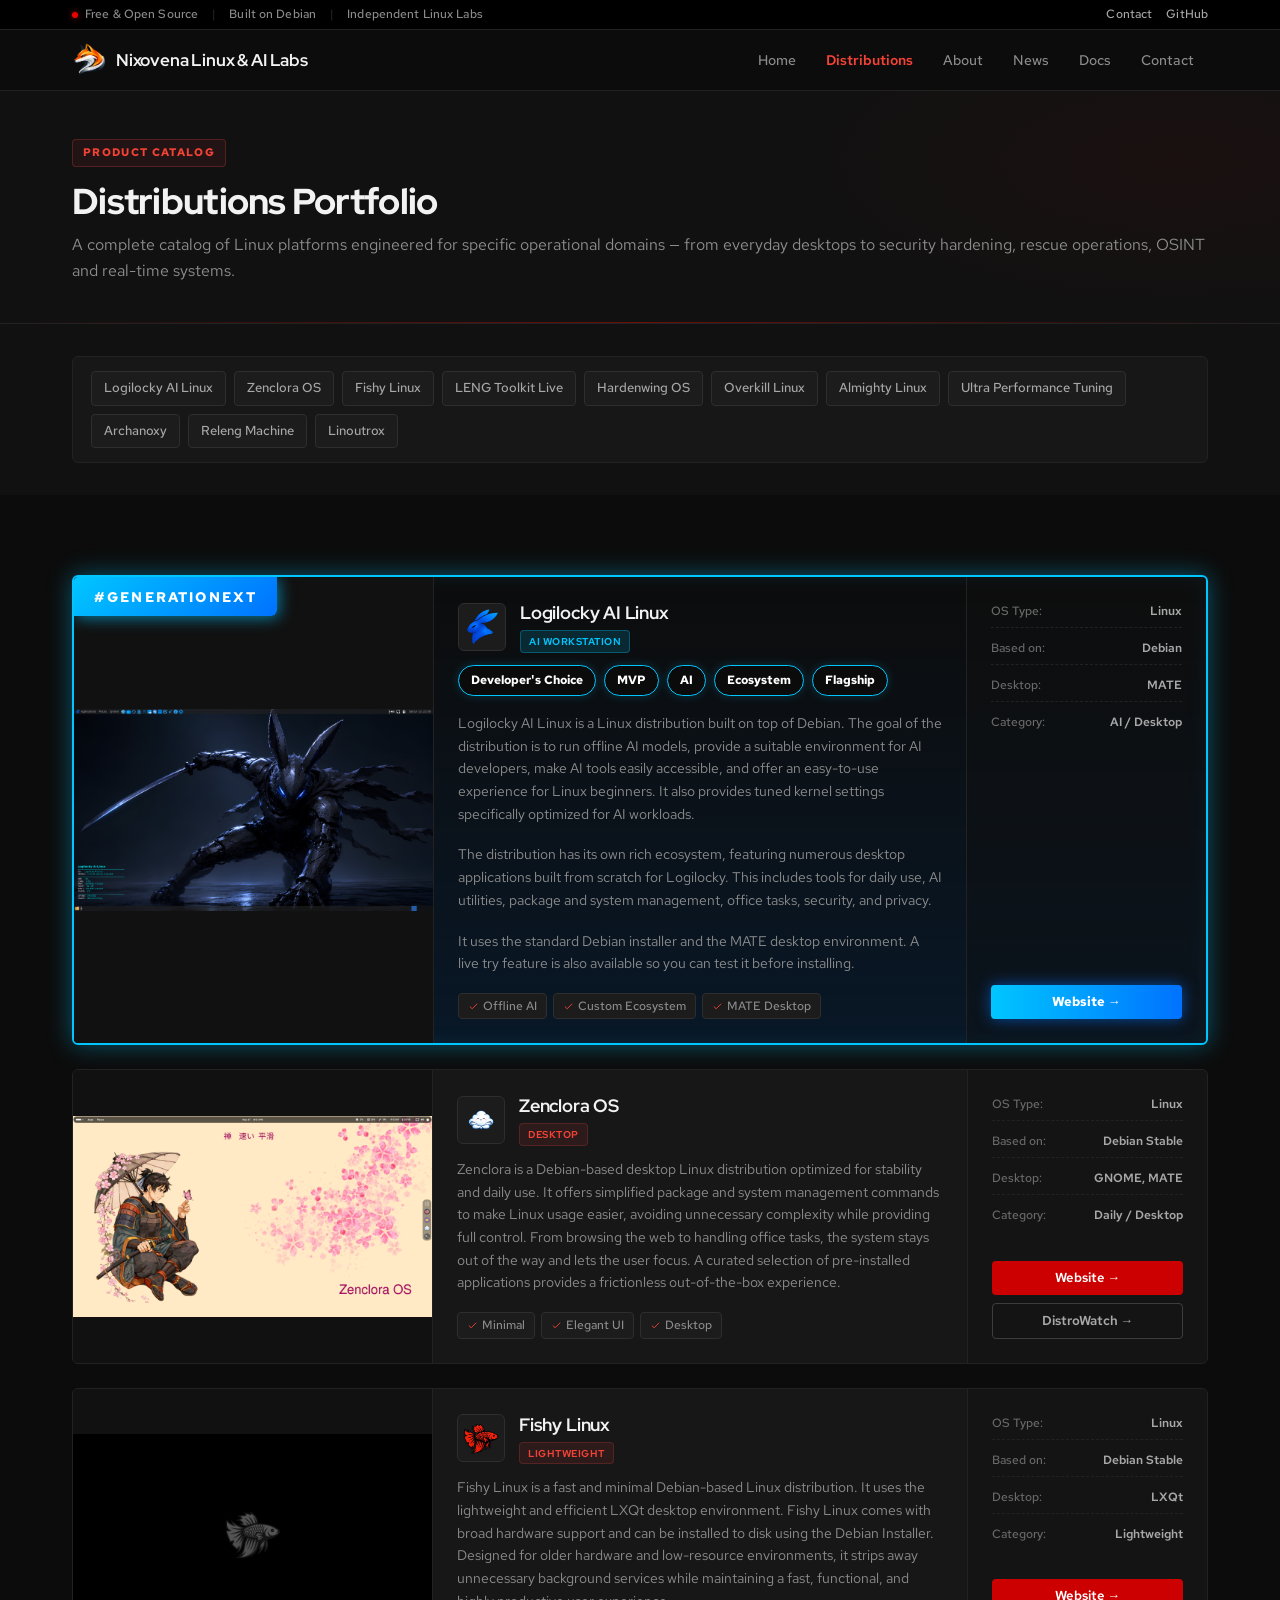
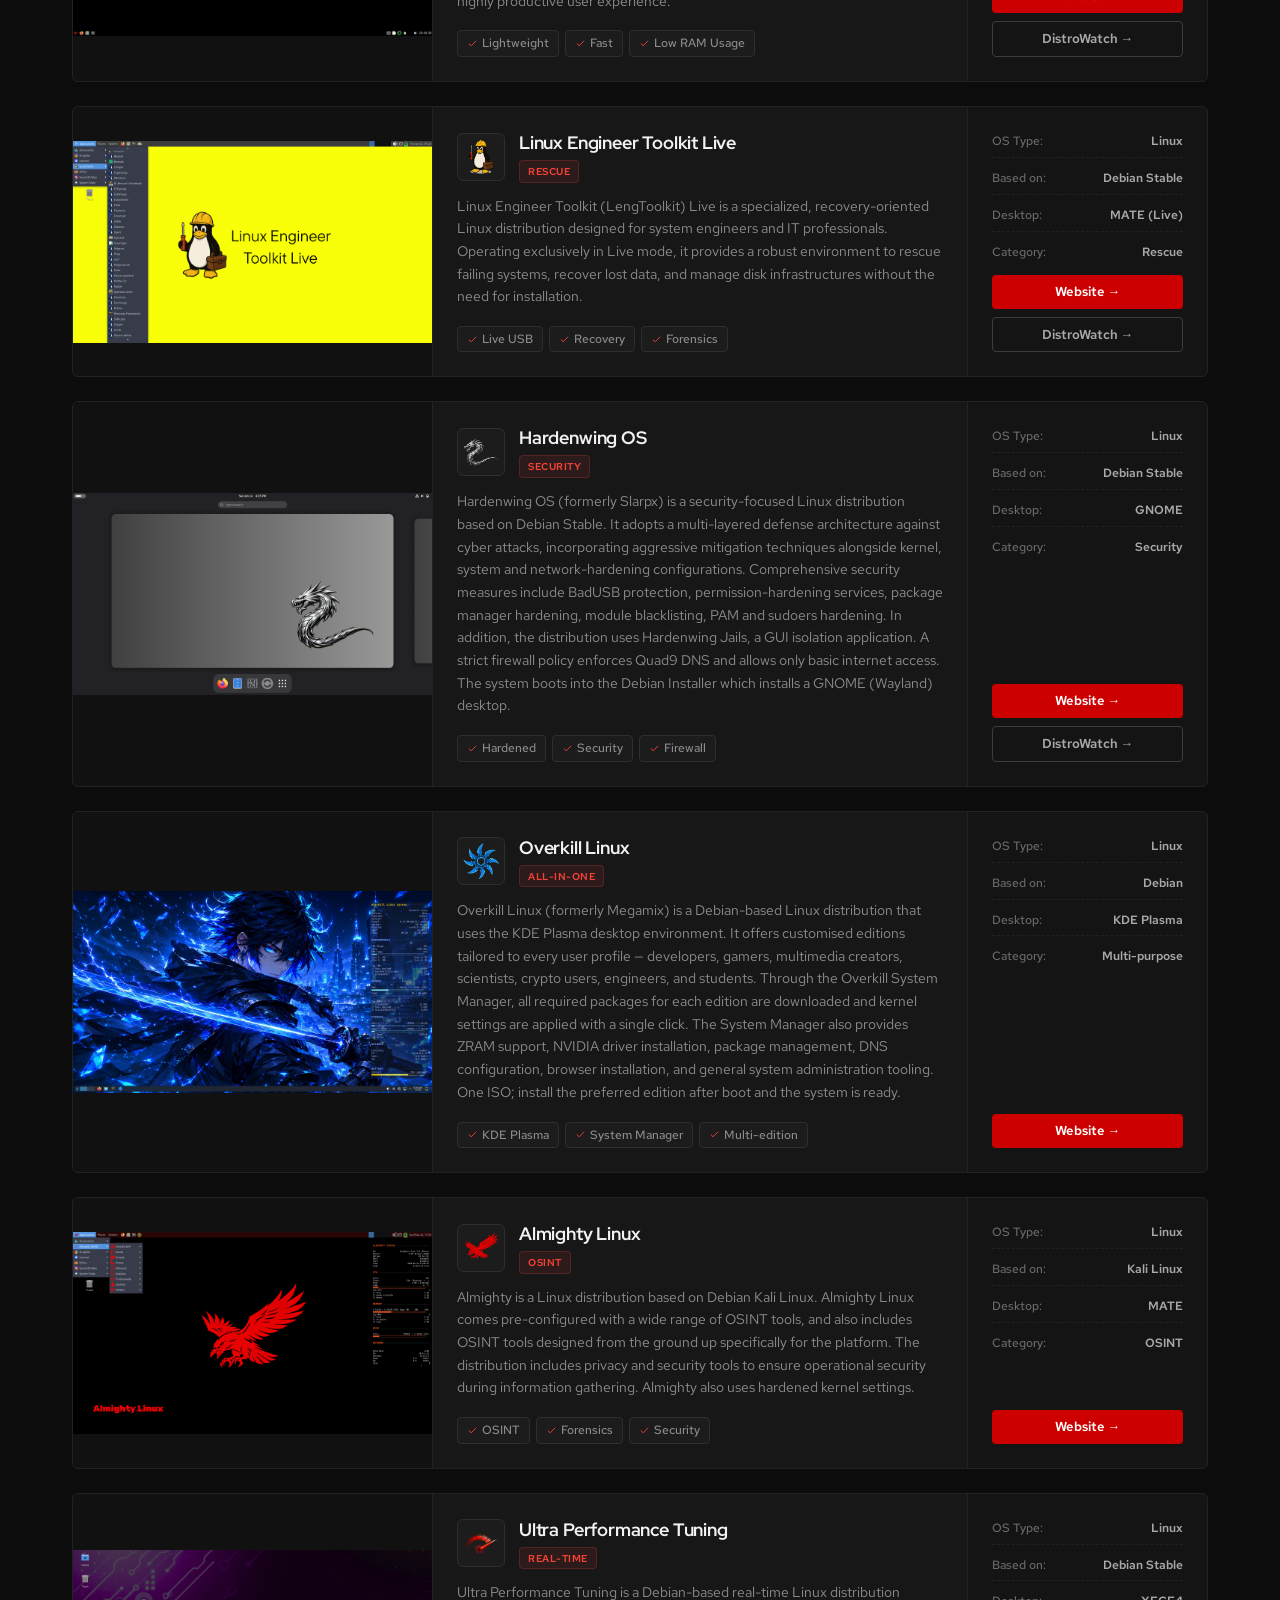
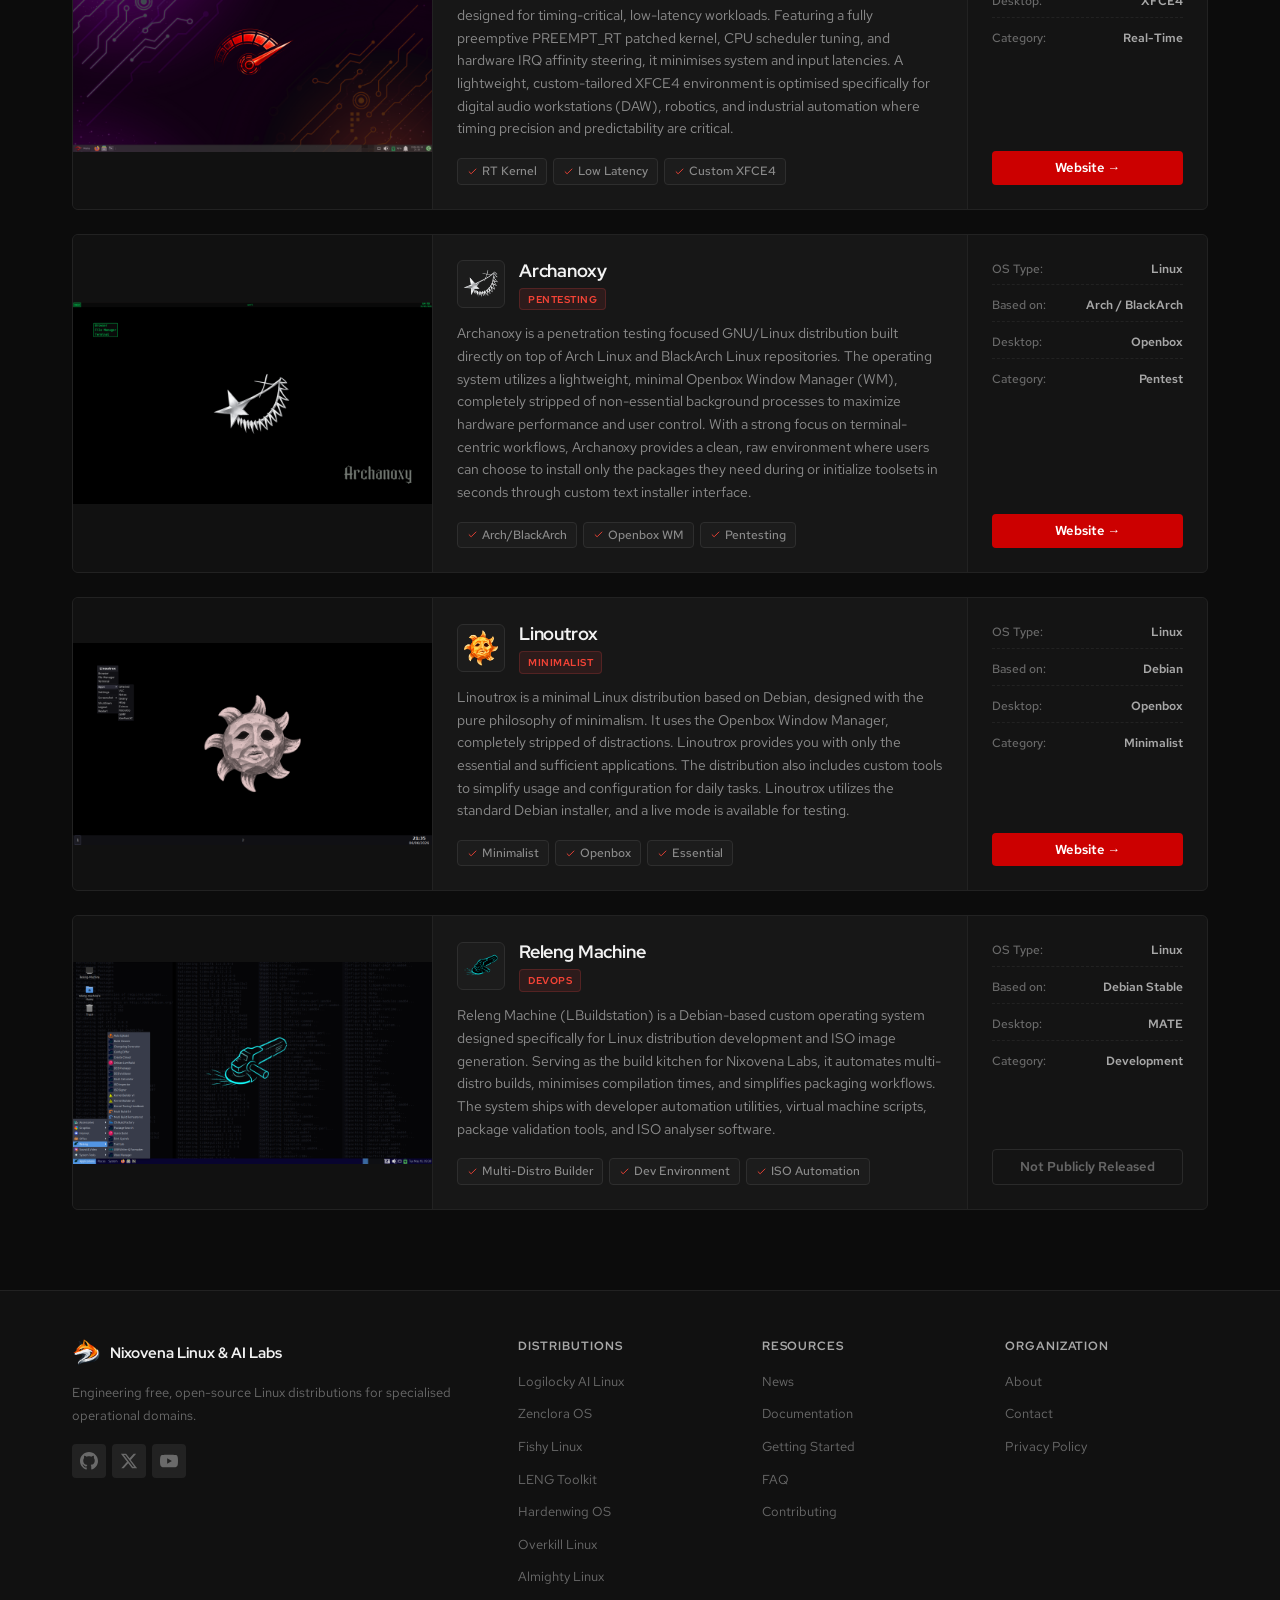
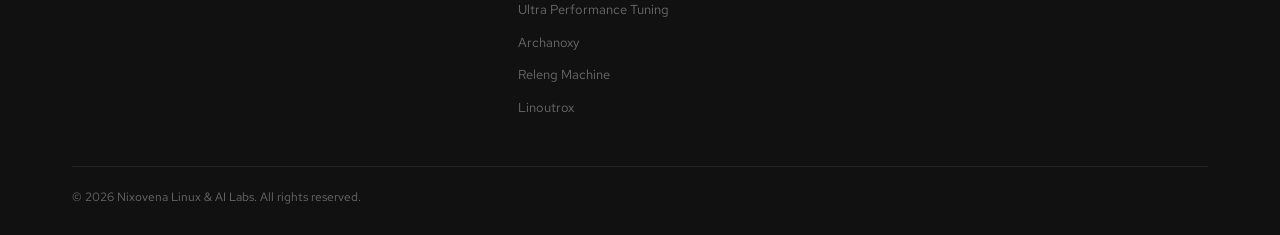
<file: distros.html>
<!DOCTYPE html>
<html lang="en">

<head>
    <meta charset="UTF-8">
    <meta name="viewport" content="width=device-width, initial-scale=1.0">
    <meta name="description"
        content="The complete catalog of Linux distributions developed by Nixovena Linux & AI Labs. Desktop, security, rescue, real-time, OSINT, pentesting and development platforms.">
    <meta name="keywords"
        content="Linux distributions, Nixovena, Zenclora, Fishy Linux, LENG Toolkit, Hardenwing OS, Overkill Linux, Almighty Linux, Ultra Performance Tuning, Archanoxy, Releng Machine, Linoutrox">
    <title>Distributions Catalog | Nixovena Linux & AI Labs</title>
    <link rel="icon" type="image/png" href="Assets/nixovena.png">
    <link rel="shortcut icon" href="Assets/nixovena.png" type="image/png">
    <link rel="stylesheet" href="style.css">
</head>

<body>

    <!-- Utility Bar -->
    <div class="utility-bar">
        <div class="utility-bar-inner">
            <span class="utility-item"><span class="utility-dot"></span>Free &amp; Open Source</span>
            <span class="utility-sep">|</span>
            <span class="utility-item">Built on Debian</span>
            <span class="utility-sep">|</span>
            <span class="utility-item">Independent Linux Labs</span>
            <div class="utility-spacer"></div>
            <a href="contact.html" class="utility-link">Contact</a>
            <a href="https://github.com/Nixovena" target="_blank" class="utility-link">GitHub</a>
        </div>
    </div>

    <!-- Navbar -->
    <nav class="navbar scrolled" id="navbar">
        <div class="navbar-inner">
            <a href="index.html" class="navbar-brand">
                <img src="Assets/nixovena.png" alt="Nixovena Linux & AI Labs Logo">
                <span>Nixovena Linux &amp; AI Labs</span>
            </a>
            <ul class="navbar-links" id="navLinks">
                <li><a href="index.html">Home</a></li>
                <li><a href="distros.html" class="active">Distributions</a></li>
                <li><a href="index.html#about-preview">About</a></li>
                <li><a href="news.html">News</a></li>
                <li><a href="docs.html">Docs</a></li>
                <li><a href="contact.html">Contact</a></li>
            </ul>
            <button class="mobile-toggle" id="mobileToggle" aria-label="Toggle navigation">
                <span></span>
                <span></span>
                <span></span>
            </button>
        </div>
    </nav>

    <!-- Page Header -->
    <div class="page-header">
        <div class="container">
            <div class="page-header-eyebrow">Product Catalog</div>
            <h1>Distributions Portfolio</h1>
            <p>A complete catalog of Linux platforms engineered for specific operational domains &mdash; from
                everyday desktops to security hardening, rescue operations, OSINT and real-time systems.</p>
        </div>
    </div>

    <!-- Catalog Index -->
    <section class="section section-alt" style="padding-top: 32px; padding-bottom: 32px;">
        <div class="container">
            <div class="catalog-index">
                <a href="#logilocky">Logilocky AI Linux</a>
                <a href="#zenclora">Zenclora OS</a>
                <a href="#fishy">Fishy Linux</a>
                <a href="#leng">LENG Toolkit Live</a>
                <a href="#hardenwing">Hardenwing OS</a>
                <a href="#overkill">Overkill Linux</a>
                <a href="#almighty">Almighty Linux</a>
                <a href="#upt">Ultra Performance Tuning</a>
                <a href="#archanoxy">Archanoxy</a>
                <a href="#releng">Releng Machine</a>
                <a href="#linoutrox">Linoutrox</a>
            </div>
        </div>
    </section>

    <!-- Distributions -->
    <section class="section" id="distros">
        <div class="container">

            <div class="distros-grid">

                <!-- Logilocky AI Linux -->
                <div class="distro-card reveal logilocky-special" id="logilocky">
                    <div class="special-banner">#GENERATIONEXT</div>
                    <div class="distro-card-screenshot">
                        <img src="Assets/logilocky-de.png" alt="Logilocky AI Linux Desktop" loading="lazy">
                    </div>
                    <div class="distro-card-content">
                        <div class="distro-card-header">
                            <img src="Assets/logilocky.png" alt="Logilocky AI Linux Logo" class="distro-card-logo">
                            <div class="distro-card-info">
                                <h3>Logilocky AI Linux</h3>
                                <span class="distro-card-tag special-tag">AI Workstation</span>
                            </div>
                        </div>
                        <div class="logilocky-badges">
                            <span class="l-badge" title="Developer's choice : Selected by developer">Developer's
                                Choice</span>
                            <span class="l-badge" title="Most original and best Nixovena distro">MVP</span>
                            <span class="l-badge" title="Next generation linux distro">AI</span>
                            <span class="l-badge" title="This distro has its own original ecosystem">Ecosystem</span>
                            <span class="l-badge"
                                title="The primary and flagship distribution of Nixovena Linux and AI Labs">Flagship</span>
                        </div>
                        <p class="distro-card-desc">Logilocky AI Linux is a Linux distribution built on top of Debian.
                            The goal of the distribution is to run offline AI models, provide a suitable environment for
                            AI developers, make AI tools easily accessible, and offer an easy-to-use experience for
                            Linux beginners. It also provides tuned kernel settings specifically optimized for AI
                            workloads.</p>
                        <p class="distro-card-desc">The distribution has its own rich ecosystem, featuring numerous
                            desktop applications built from scratch for Logilocky. This includes tools for daily use, AI
                            utilities, package and system management, office tasks, security, and privacy.</p>
                        <p class="distro-card-desc">It uses the standard Debian installer and the MATE desktop
                            environment. A live try feature is also available so you can test it before installing.</p>
                        <div class="distro-card-features">
                            <span class="distro-feature"><svg viewBox="0 0 24 24" fill="none" stroke="currentColor"
                                    stroke-width="2">
                                    <polyline points="20 6 9 17 4 12" />
                                </svg> Offline AI</span>
                            <span class="distro-feature"><svg viewBox="0 0 24 24" fill="none" stroke="currentColor"
                                    stroke-width="2">
                                    <polyline points="20 6 9 17 4 12" />
                                </svg> Custom Ecosystem</span>
                            <span class="distro-feature"><svg viewBox="0 0 24 24" fill="none" stroke="currentColor"
                                    stroke-width="2">
                                    <polyline points="20 6 9 17 4 12" />
                                </svg> MATE Desktop</span>
                        </div>
                    </div>
                    <div class="distro-card-specs">
                        <div class="specs-table">
                            <div class="spec-row"><span class="spec-label">OS Type:</span><span
                                    class="spec-value">Linux</span></div>
                            <div class="spec-row"><span class="spec-label">Based on:</span><span
                                    class="spec-value">Debian</span></div>
                            <div class="spec-row"><span class="spec-label">Desktop:</span><span
                                    class="spec-value">MATE</span></div>
                            <div class="spec-row"><span class="spec-label">Category:</span><span class="spec-value">AI /
                                    Desktop</span></div>
                        </div>
                        <div class="distro-card-actions">
                            <a href="https://nixovena.org/logilocky" target="_blank"
                                class="btn btn-primary logilocky-btn">Website &rarr;</a>
                        </div>
                    </div>
                </div>

                <!-- Zenclora OS -->
                <div class="distro-card reveal" id="zenclora">
                    <div class="distro-card-screenshot">
                        <img src="Assets/zenclora-de.png" alt="Zenclora OS Desktop" loading="lazy">
                    </div>
                    <div class="distro-card-content">
                        <div class="distro-card-header">
                            <img src="Assets/zenclora.png" alt="Zenclora OS Logo" class="distro-card-logo">
                            <div class="distro-card-info">
                                <h3>Zenclora OS</h3>
                                <span class="distro-card-tag">Desktop</span>
                            </div>
                        </div>
                        <p class="distro-card-desc">Zenclora is a Debian-based desktop Linux distribution optimized for
                            stability and daily use. It offers simplified package and system management commands to
                            make Linux usage easier, avoiding unnecessary complexity while providing full control. From
                            browsing the web to handling office tasks, the system stays out of the way and lets the
                            user focus. A curated selection of pre-installed applications provides a frictionless
                            out-of-the-box experience.</p>
                        <div class="distro-card-features">
                            <span class="distro-feature"><svg viewBox="0 0 24 24" fill="none" stroke="currentColor"
                                    stroke-width="2">
                                    <polyline points="20 6 9 17 4 12" />
                                </svg> Minimal</span>
                            <span class="distro-feature"><svg viewBox="0 0 24 24" fill="none" stroke="currentColor"
                                    stroke-width="2">
                                    <polyline points="20 6 9 17 4 12" />
                                </svg> Elegant UI</span>
                            <span class="distro-feature"><svg viewBox="0 0 24 24" fill="none" stroke="currentColor"
                                    stroke-width="2">
                                    <polyline points="20 6 9 17 4 12" />
                                </svg> Desktop</span>
                        </div>
                    </div>
                    <div class="distro-card-specs">
                        <div class="specs-table">
                            <div class="spec-row"><span class="spec-label">OS Type:</span><span
                                    class="spec-value">Linux</span></div>
                            <div class="spec-row"><span class="spec-label">Based on:</span><span
                                    class="spec-value">Debian Stable</span></div>
                            <div class="spec-row"><span class="spec-label">Desktop:</span><span
                                    class="spec-value">GNOME, MATE</span></div>
                            <div class="spec-row"><span class="spec-label">Category:</span><span
                                    class="spec-value">Daily / Desktop</span></div>
                        </div>
                        <div class="distro-card-actions">
                            <a href="https://nixovena.org/zenclora" target="_blank" class="btn btn-primary">Website
                                &rarr;</a>
                            <a href="https://distrowatch.com/zenclora" target="_blank"
                                class="btn btn-secondary">DistroWatch &rarr;</a>
                        </div>
                    </div>
                </div>

                <!-- Fishy Linux -->
                <div class="distro-card reveal" id="fishy">
                    <div class="distro-card-screenshot">
                        <img src="Assets/fishy-de.jpeg" alt="Fishy Linux Desktop" loading="lazy">
                    </div>
                    <div class="distro-card-content">
                        <div class="distro-card-header">
                            <img src="Assets/fishy.png" alt="Fishy Linux Logo" class="distro-card-logo">
                            <div class="distro-card-info">
                                <h3>Fishy Linux</h3>
                                <span class="distro-card-tag">Lightweight</span>
                            </div>
                        </div>
                        <p class="distro-card-desc">Fishy Linux is a fast and minimal Debian-based Linux distribution.
                            It uses the lightweight and efficient LXQt desktop environment. Fishy Linux comes with broad
                            hardware support and can be installed to disk using the Debian Installer. Designed for older
                            hardware and low-resource environments, it strips away unnecessary background services while
                            maintaining a fast, functional, and highly productive user experience.</p>
                        <div class="distro-card-features">
                            <span class="distro-feature"><svg viewBox="0 0 24 24" fill="none" stroke="currentColor"
                                    stroke-width="2">
                                    <polyline points="20 6 9 17 4 12" />
                                </svg> Lightweight</span>
                            <span class="distro-feature"><svg viewBox="0 0 24 24" fill="none" stroke="currentColor"
                                    stroke-width="2">
                                    <polyline points="20 6 9 17 4 12" />
                                </svg> Fast</span>
                            <span class="distro-feature"><svg viewBox="0 0 24 24" fill="none" stroke="currentColor"
                                    stroke-width="2">
                                    <polyline points="20 6 9 17 4 12" />
                                </svg> Low RAM Usage</span>
                        </div>
                    </div>
                    <div class="distro-card-specs">
                        <div class="specs-table">
                            <div class="spec-row"><span class="spec-label">OS Type:</span><span
                                    class="spec-value">Linux</span></div>
                            <div class="spec-row"><span class="spec-label">Based on:</span><span
                                    class="spec-value">Debian Stable</span></div>
                            <div class="spec-row"><span class="spec-label">Desktop:</span><span
                                    class="spec-value">LXQt</span></div>
                            <div class="spec-row"><span class="spec-label">Category:</span><span
                                    class="spec-value">Lightweight</span></div>
                        </div>
                        <div class="distro-card-actions">
                            <a href="https://nixovena.org/fishy" target="_blank" class="btn btn-primary">Website
                                &rarr;</a>
                            <a href="https://distrowatch.com/fishy" target="_blank"
                                class="btn btn-secondary">DistroWatch &rarr;</a>
                        </div>
                    </div>
                </div>

                <!-- LENG -->
                <div class="distro-card reveal" id="leng">
                    <div class="distro-card-screenshot">
                        <img src="Assets/leng-de.png" alt="Linux Engineer Toolkit Live Desktop" loading="lazy">
                    </div>
                    <div class="distro-card-content">
                        <div class="distro-card-header">
                            <img src="Assets/leng.png" alt="LENG Logo" class="distro-card-logo">
                            <div class="distro-card-info">
                                <h3>Linux Engineer Toolkit Live</h3>
                                <span class="distro-card-tag">Rescue</span>
                            </div>
                        </div>
                        <p class="distro-card-desc">Linux Engineer Toolkit (LengToolkit) Live is a specialized,
                            recovery-oriented Linux distribution designed for system engineers and IT professionals.
                            Operating exclusively in Live mode, it provides a robust environment to rescue failing
                            systems, recover lost data, and manage disk infrastructures without the need for
                            installation.</p>
                        <div class="distro-card-features">
                            <span class="distro-feature"><svg viewBox="0 0 24 24" fill="none" stroke="currentColor"
                                    stroke-width="2">
                                    <polyline points="20 6 9 17 4 12" />
                                </svg> Live USB</span>
                            <span class="distro-feature"><svg viewBox="0 0 24 24" fill="none" stroke="currentColor"
                                    stroke-width="2">
                                    <polyline points="20 6 9 17 4 12" />
                                </svg> Recovery</span>
                            <span class="distro-feature"><svg viewBox="0 0 24 24" fill="none" stroke="currentColor"
                                    stroke-width="2">
                                    <polyline points="20 6 9 17 4 12" />
                                </svg> Forensics</span>
                        </div>
                    </div>
                    <div class="distro-card-specs">
                        <div class="specs-table">
                            <div class="spec-row"><span class="spec-label">OS Type:</span><span
                                    class="spec-value">Linux</span></div>
                            <div class="spec-row"><span class="spec-label">Based on:</span><span
                                    class="spec-value">Debian Stable</span></div>
                            <div class="spec-row"><span class="spec-label">Desktop:</span><span class="spec-value">MATE
                                    (Live)</span></div>
                            <div class="spec-row"><span class="spec-label">Category:</span><span
                                    class="spec-value">Rescue</span></div>
                        </div>
                        <div class="distro-card-actions">
                            <a href="https://nixovena.org/lengtoolkit" target="_blank" class="btn btn-primary">Website
                                &rarr;</a>
                            <a href="https://distrowatch.com/lengtoolkit" target="_blank"
                                class="btn btn-secondary">DistroWatch &rarr;</a>
                        </div>
                    </div>
                </div>

                <!-- Hardenwing -->
                <div class="distro-card reveal" id="hardenwing">
                    <div class="distro-card-screenshot">
                        <img src="Assets/hardenwing-de.png" alt="Hardenwing OS Desktop" loading="lazy">
                    </div>
                    <div class="distro-card-content">
                        <div class="distro-card-header">
                            <img src="Assets/hardenwing.png" alt="Hardenwing Logo" class="distro-card-logo">
                            <div class="distro-card-info">
                                <h3>Hardenwing OS</h3>
                                <span class="distro-card-tag">Security</span>
                            </div>
                        </div>
                        <p class="distro-card-desc">Hardenwing OS (formerly Slarpx) is a security-focused Linux
                            distribution based on Debian Stable. It adopts a multi-layered defense architecture against
                            cyber attacks, incorporating aggressive mitigation techniques alongside kernel, system and
                            network-hardening configurations. Comprehensive security measures include BadUSB protection,
                            permission-hardening services, package manager hardening, module blacklisting, PAM and
                            sudoers hardening. In addition, the distribution uses Hardenwing Jails, a GUI isolation
                            application.
                            A strict firewall policy enforces Quad9 DNS and allows only basic
                            internet access. The system boots into the Debian Installer which installs a
                            GNOME (Wayland) desktop.</p>
                        <div class="distro-card-features">
                            <span class="distro-feature"><svg viewBox="0 0 24 24" fill="none" stroke="currentColor"
                                    stroke-width="2">
                                    <polyline points="20 6 9 17 4 12" />
                                </svg> Hardened</span>
                            <span class="distro-feature"><svg viewBox="0 0 24 24" fill="none" stroke="currentColor"
                                    stroke-width="2">
                                    <polyline points="20 6 9 17 4 12" />
                                </svg> Security</span>
                            <span class="distro-feature"><svg viewBox="0 0 24 24" fill="none" stroke="currentColor"
                                    stroke-width="2">
                                    <polyline points="20 6 9 17 4 12" />
                                </svg> Firewall</span>
                        </div>
                    </div>
                    <div class="distro-card-specs">
                        <div class="specs-table">
                            <div class="spec-row"><span class="spec-label">OS Type:</span><span
                                    class="spec-value">Linux</span></div>
                            <div class="spec-row"><span class="spec-label">Based on:</span><span
                                    class="spec-value">Debian Stable</span></div>
                            <div class="spec-row"><span class="spec-label">Desktop:</span><span
                                    class="spec-value">GNOME</span></div>
                            <div class="spec-row"><span class="spec-label">Category:</span><span
                                    class="spec-value">Security</span></div>
                        </div>
                        <div class="distro-card-actions">
                            <a href="https://nixovena.org/hardenwing" target="_blank" class="btn btn-primary">Website
                                &rarr;</a>
                            <a href="https://distrowatch.com/hardenwing" target="_blank"
                                class="btn btn-secondary">DistroWatch &rarr;</a>
                        </div>
                    </div>
                </div>

                <!-- Overkill -->
                <div class="distro-card reveal" id="overkill">
                    <div class="distro-card-screenshot">
                        <img src="Assets/overkill-de.jpeg" alt="Overkill Linux Desktop" loading="lazy">
                    </div>
                    <div class="distro-card-content">
                        <div class="distro-card-header">
                            <img src="Assets/overkill.png" alt="Overkill Linux Logo" class="distro-card-logo">
                            <div class="distro-card-info">
                                <h3>Overkill Linux</h3>
                                <span class="distro-card-tag">All-In-One</span>
                            </div>
                        </div>
                        <p class="distro-card-desc">Overkill Linux (formerly Megamix) is a Debian-based Linux
                            distribution that uses the KDE Plasma desktop environment. It offers customised editions
                            tailored to every user profile &mdash; developers, gamers, multimedia creators, scientists,
                            crypto users, engineers, and students. Through the Overkill System Manager, all required
                            packages for each edition are downloaded and kernel settings are applied with a single
                            click. The System Manager also provides ZRAM support, NVIDIA driver installation, package
                            management, DNS configuration, browser installation, and general system administration
                            tooling. One ISO; install the preferred edition after boot and the system is ready.</p>
                        <div class="distro-card-features">
                            <span class="distro-feature"><svg viewBox="0 0 24 24" fill="none" stroke="currentColor"
                                    stroke-width="2">
                                    <polyline points="20 6 9 17 4 12" />
                                </svg> KDE Plasma</span>
                            <span class="distro-feature"><svg viewBox="0 0 24 24" fill="none" stroke="currentColor"
                                    stroke-width="2">
                                    <polyline points="20 6 9 17 4 12" />
                                </svg> System Manager</span>
                            <span class="distro-feature"><svg viewBox="0 0 24 24" fill="none" stroke="currentColor"
                                    stroke-width="2">
                                    <polyline points="20 6 9 17 4 12" />
                                </svg> Multi-edition</span>
                        </div>
                    </div>
                    <div class="distro-card-specs">
                        <div class="specs-table">
                            <div class="spec-row"><span class="spec-label">OS Type:</span><span
                                    class="spec-value">Linux</span></div>
                            <div class="spec-row"><span class="spec-label">Based on:</span><span
                                    class="spec-value">Debian</span></div>
                            <div class="spec-row"><span class="spec-label">Desktop:</span><span class="spec-value">KDE
                                    Plasma</span></div>
                            <div class="spec-row"><span class="spec-label">Category:</span><span
                                    class="spec-value">Multi-purpose</span></div>
                        </div>
                        <div class="distro-card-actions">
                            <a href="https://nixovena.org/overkill" target="_blank" class="btn btn-primary">Website
                                &rarr;</a>
                        </div>
                    </div>
                </div>

                <!-- Almighty -->
                <div class="distro-card reveal" id="almighty">
                    <div class="distro-card-screenshot">
                        <img src="Assets/almighty-de.png" alt="Almighty Linux Desktop" loading="lazy">
                    </div>
                    <div class="distro-card-content">
                        <div class="distro-card-header">
                            <img src="Assets/almighty.png" alt="Almighty Linux Logo" class="distro-card-logo">
                            <div class="distro-card-info">
                                <h3>Almighty Linux</h3>
                                <span class="distro-card-tag">OSINT</span>
                            </div>
                        </div>
                        <p class="distro-card-desc">Almighty is a Linux distribution based on Debian Kali Linux.
                            Almighty Linux comes pre-configured with a wide range of OSINT tools, and also includes
                            OSINT tools designed from the ground up specifically for the platform. The distribution
                            includes privacy and security tools to ensure operational security during information
                            gathering. Almighty also uses hardened kernel settings.</p>
                        <div class="distro-card-features">
                            <span class="distro-feature"><svg viewBox="0 0 24 24" fill="none" stroke="currentColor"
                                    stroke-width="2">
                                    <polyline points="20 6 9 17 4 12" />
                                </svg> OSINT</span>
                            <span class="distro-feature"><svg viewBox="0 0 24 24" fill="none" stroke="currentColor"
                                    stroke-width="2">
                                    <polyline points="20 6 9 17 4 12" />
                                </svg> Forensics</span>
                            <span class="distro-feature"><svg viewBox="0 0 24 24" fill="none" stroke="currentColor"
                                    stroke-width="2">
                                    <polyline points="20 6 9 17 4 12" />
                                </svg> Security</span>
                        </div>
                    </div>
                    <div class="distro-card-specs">
                        <div class="specs-table">
                            <div class="spec-row"><span class="spec-label">OS Type:</span><span
                                    class="spec-value">Linux</span></div>
                            <div class="spec-row"><span class="spec-label">Based on:</span><span class="spec-value">Kali
                                    Linux</span></div>
                            <div class="spec-row"><span class="spec-label">Desktop:</span><span
                                    class="spec-value">MATE</span></div>
                            <div class="spec-row"><span class="spec-label">Category:</span><span
                                    class="spec-value">OSINT</span></div>
                        </div>
                        <div class="distro-card-actions">
                            <a href="https://nixovena.org/almighty" target="_blank" class="btn btn-primary">Website
                                &rarr;</a>
                        </div>
                    </div>
                </div>

                <!-- UPT -->
                <div class="distro-card reveal" id="upt">
                    <div class="distro-card-screenshot">
                        <img src="Assets/upt-de.png" alt="Ultra Performance Tuning Desktop" loading="lazy">
                    </div>
                    <div class="distro-card-content">
                        <div class="distro-card-header">
                            <img src="Assets/upt.png" alt="Ultra Performance Tuning Logo" class="distro-card-logo">
                            <div class="distro-card-info">
                                <h3>Ultra Performance Tuning</h3>
                                <span class="distro-card-tag">Real-Time</span>
                            </div>
                        </div>
                        <p class="distro-card-desc">Ultra Performance Tuning is a Debian-based real-time Linux
                            distribution designed for timing-critical, low-latency workloads. Featuring a fully
                            preemptive PREEMPT_RT patched kernel, CPU scheduler tuning, and hardware IRQ affinity
                            steering, it minimises system and input latencies. A lightweight, custom-tailored XFCE4
                            environment is optimised specifically for digital audio workstations (DAW), robotics, and
                            industrial automation where timing precision and predictability are critical.</p>
                        <div class="distro-card-features">
                            <span class="distro-feature"><svg viewBox="0 0 24 24" fill="none" stroke="currentColor"
                                    stroke-width="2">
                                    <polyline points="20 6 9 17 4 12" />
                                </svg> RT Kernel</span>
                            <span class="distro-feature"><svg viewBox="0 0 24 24" fill="none" stroke="currentColor"
                                    stroke-width="2">
                                    <polyline points="20 6 9 17 4 12" />
                                </svg> Low Latency</span>
                            <span class="distro-feature"><svg viewBox="0 0 24 24" fill="none" stroke="currentColor"
                                    stroke-width="2">
                                    <polyline points="20 6 9 17 4 12" />
                                </svg> Custom XFCE4</span>
                        </div>
                    </div>
                    <div class="distro-card-specs">
                        <div class="specs-table">
                            <div class="spec-row"><span class="spec-label">OS Type:</span><span
                                    class="spec-value">Linux</span></div>
                            <div class="spec-row"><span class="spec-label">Based on:</span><span
                                    class="spec-value">Debian Stable</span></div>
                            <div class="spec-row"><span class="spec-label">Desktop:</span><span
                                    class="spec-value">XFCE4</span></div>
                            <div class="spec-row"><span class="spec-label">Category:</span><span
                                    class="spec-value">Real-Time</span></div>
                        </div>
                        <div class="distro-card-actions">
                            <a href="https://nixovena.org/ultra-performance-tuning" target="_blank"
                                class="btn btn-primary">Website &rarr;</a>
                        </div>
                    </div>
                </div>

                <!-- Archanoxy -->
                <div class="distro-card reveal" id="archanoxy">
                    <div class="distro-card-screenshot">
                        <img src="Assets/archanoxy-de.png" alt="Archanoxy Desktop" loading="lazy">
                    </div>
                    <div class="distro-card-content">
                        <div class="distro-card-header">
                            <img src="Assets/archanoxy.png" alt="Archanoxy Logo" class="distro-card-logo">
                            <div class="distro-card-info">
                                <h3>Archanoxy</h3>
                                <span class="distro-card-tag">Pentesting</span>
                            </div>
                        </div>
                        <p class="distro-card-desc">Archanoxy is a penetration testing focused GNU/Linux distribution
                            built directly on top of Arch Linux and BlackArch Linux repositories. The operating system
                            utilizes a lightweight, minimal Openbox Window Manager (WM), completely stripped of
                            non-essential background processes to maximize hardware performance and user control.
                            With a strong focus on terminal-centric workflows, Archanoxy provides a clean, raw
                            environment where users can choose to install only the packages they need during or
                            initialize toolsets in seconds through custom text installer interface.</p>
                        <div class="distro-card-features">
                            <span class="distro-feature"><svg viewBox="0 0 24 24" fill="none" stroke="currentColor"
                                    stroke-width="2">
                                    <polyline points="20 6 9 17 4 12" />
                                </svg> Arch/BlackArch</span>
                            <span class="distro-feature"><svg viewBox="0 0 24 24" fill="none" stroke="currentColor"
                                    stroke-width="2">
                                    <polyline points="20 6 9 17 4 12" />
                                </svg> Openbox WM</span>
                            <span class="distro-feature"><svg viewBox="0 0 24 24" fill="none" stroke="currentColor"
                                    stroke-width="2">
                                    <polyline points="20 6 9 17 4 12" />
                                </svg> Pentesting</span>
                        </div>
                    </div>
                    <div class="distro-card-specs">
                        <div class="specs-table">
                            <div class="spec-row"><span class="spec-label">OS Type:</span><span
                                    class="spec-value">Linux</span></div>
                            <div class="spec-row"><span class="spec-label">Based on:</span><span class="spec-value">Arch
                                    / BlackArch</span></div>
                            <div class="spec-row"><span class="spec-label">Desktop:</span><span
                                    class="spec-value">Openbox</span></div>
                            <div class="spec-row"><span class="spec-label">Category:</span><span
                                    class="spec-value">Pentest</span></div>
                        </div>
                        <div class="distro-card-actions">
                            <a href="https://nixovena.org/archanoxy" target="_blank" class="btn btn-primary">Website
                                &rarr;</a>
                        </div>
                    </div>
                </div>

                <!-- Linoutrox -->
                <div class="distro-card reveal" id="linoutrox">
                    <div class="distro-card-screenshot">
                        <img src="Assets/linoutrox-de.png" alt="Linoutrox Desktop" loading="lazy">
                    </div>
                    <div class="distro-card-content">
                        <div class="distro-card-header">
                            <img src="Assets/linoutrox.png" alt="Linoutrox Logo" class="distro-card-logo">
                            <div class="distro-card-info">
                                <h3>Linoutrox</h3>
                                <span class="distro-card-tag">Minimalist</span>
                            </div>
                        </div>
                        <p class="distro-card-desc">Linoutrox is a minimal Linux distribution based on Debian, designed
                            with the pure philosophy of minimalism. It uses the Openbox Window Manager, completely
                            stripped of distractions. Linoutrox provides you with only the essential and sufficient
                            applications. The distribution also includes custom tools to simplify usage and
                            configuration for daily tasks. Linoutrox utilizes the standard Debian installer, and a live
                            mode is available for testing.</p>
                        <div class="distro-card-features">
                            <span class="distro-feature"><svg viewBox="0 0 24 24" fill="none" stroke="currentColor"
                                    stroke-width="2">
                                    <polyline points="20 6 9 17 4 12" />
                                </svg> Minimalist</span>
                            <span class="distro-feature"><svg viewBox="0 0 24 24" fill="none" stroke="currentColor"
                                    stroke-width="2">
                                    <polyline points="20 6 9 17 4 12" />
                                </svg> Openbox</span>
                            <span class="distro-feature"><svg viewBox="0 0 24 24" fill="none" stroke="currentColor"
                                    stroke-width="2">
                                    <polyline points="20 6 9 17 4 12" />
                                </svg> Essential</span>
                        </div>
                    </div>
                    <div class="distro-card-specs">
                        <div class="specs-table">
                            <div class="spec-row"><span class="spec-label">OS Type:</span><span
                                    class="spec-value">Linux</span></div>
                            <div class="spec-row"><span class="spec-label">Based on:</span><span
                                    class="spec-value">Debian</span></div>
                            <div class="spec-row"><span class="spec-label">Desktop:</span><span
                                    class="spec-value">Openbox</span></div>
                            <div class="spec-row"><span class="spec-label">Category:</span><span
                                    class="spec-value">Minimalist</span></div>
                        </div>
                        <div class="distro-card-actions">
                            <a href="https://nixovena.org/linoutrox" target="_blank" class="btn btn-primary">Website
                                &rarr;</a>
                        </div>
                    </div>
                </div>

                <!-- Releng Machine -->
                <div class="distro-card reveal" id="releng">
                    <div class="distro-card-screenshot">
                        <img src="Assets/rm-de.png" alt="Releng Machine Desktop" loading="lazy">
                    </div>
                    <div class="distro-card-content">
                        <div class="distro-card-header">
                            <img src="Assets/rm.png" alt="Releng Machine Logo" class="distro-card-logo">
                            <div class="distro-card-info">
                                <h3>Releng Machine</h3>
                                <span class="distro-card-tag">DevOps</span>
                            </div>
                        </div>
                        <p class="distro-card-desc">Releng Machine (LBuildstation) is a Debian-based custom operating
                            system designed specifically for Linux distribution development and ISO image generation.
                            Serving as the build kitchen for Nixovena Labs, it automates multi-distro builds, minimises
                            compilation times, and simplifies packaging workflows. The system ships with developer
                            automation utilities, virtual machine scripts, package validation tools, and ISO analyser
                            software.</p>
                        <div class="distro-card-features">
                            <span class="distro-feature"><svg viewBox="0 0 24 24" fill="none" stroke="currentColor"
                                    stroke-width="2">
                                    <polyline points="20 6 9 17 4 12" />
                                </svg> Multi-Distro Builder</span>
                            <span class="distro-feature"><svg viewBox="0 0 24 24" fill="none" stroke="currentColor"
                                    stroke-width="2">
                                    <polyline points="20 6 9 17 4 12" />
                                </svg> Dev Environment</span>
                            <span class="distro-feature"><svg viewBox="0 0 24 24" fill="none" stroke="currentColor"
                                    stroke-width="2">
                                    <polyline points="20 6 9 17 4 12" />
                                </svg> ISO Automation</span>
                        </div>
                    </div>
                    <div class="distro-card-specs">
                        <div class="specs-table">
                            <div class="spec-row"><span class="spec-label">OS Type:</span><span
                                    class="spec-value">Linux</span></div>
                            <div class="spec-row"><span class="spec-label">Based on:</span><span
                                    class="spec-value">Debian Stable</span></div>
                            <div class="spec-row"><span class="spec-label">Desktop:</span><span
                                    class="spec-value">MATE</span></div>
                            <div class="spec-row"><span class="spec-label">Category:</span><span
                                    class="spec-value">Development</span></div>
                        </div>
                        <div class="distro-card-actions">
                            <button class="btn btn-secondary" disabled
                                style="opacity: 0.55; cursor: not-allowed; width: 100%; display: flex; justify-content: center; align-items: center;">Not
                                Publicly Released</button>
                        </div>
                    </div>
                </div>

            </div>
        </div>
    </section>

    <!-- Footer -->
    <footer class="footer">
        <div class="container">
            <div class="footer-grid">
                <div class="footer-about">
                    <div class="footer-brand">
                        <img src="Assets/nixovena.png" alt="Nixovena Labs">
                        <span>Nixovena Linux &amp; AI Labs</span>
                    </div>
                    <p>Engineering free, open-source Linux distributions for specialised operational domains.</p>
                    <div class="footer-social">
                        <a href="https://github.com/Nixovena" target="_blank" aria-label="GitHub"><svg width="18"
                                height="18" viewBox="0 0 24 24" fill="currentColor">
                                <path
                                    d="M12 0c-6.626 0-12 5.373-12 12 0 5.302 3.438 9.8 8.207 11.387.599.111.793-.261.793-.577v-2.234c-3.338.726-4.033-1.416-4.033-1.416-.546-1.387-1.333-1.756-1.333-1.756-1.089-.745.083-.729.083-.729 1.205.084 1.839 1.237 1.839 1.237 1.07 1.834 2.807 1.304 3.492.997.107-.775.418-1.305.762-1.604-2.665-.305-5.467-1.334-5.467-5.931 0-1.311.469-2.381 1.236-3.221-.124-.303-.535-1.524.117-3.176 0 0 1.008-.322 3.301 1.23.957-.266 1.983-.399 3.003-.404 1.02.005 2.047.138 3.006.404 2.291-1.552 3.297-1.23 3.297-1.23.653 1.653.242 2.874.118 3.176.77.84 1.235 1.911 1.235 3.221 0 4.609-2.807 5.624-5.479 5.921.43.372.823 1.102.823 2.222v3.293c0 .319.192.694.801.576 4.765-1.589 8.199-6.086 8.199-11.386 0-6.627-5.373-12-12-12z" />
                            </svg></a>
                        <a href="https://x.com/Nixovena" target="_blank" aria-label="X"><svg width="18" height="18"
                                viewBox="0 0 24 24" fill="currentColor">
                                <path
                                    d="M18.244 2.25h3.308l-7.227 8.26 8.502 11.24H16.17l-5.214-6.817L4.99 21.75H1.68l7.73-8.835L1.254 2.25H8.08l4.713 6.231zm-1.161 17.52h1.833L7.084 4.126H5.117z" />
                            </svg></a>
                        <a href="https://youtube.com/@Nixovena" target="_blank" aria-label="YouTube"><svg width="18"
                                height="18" viewBox="0 0 24 24" fill="currentColor">
                                <path
                                    d="M23.498 6.186a3.016 3.016 0 0 0-2.122-2.136C19.505 3.545 12 3.545 12 3.545s-7.505 0-9.377.505A3.017 3.017 0 0 0 .502 6.186C0 8.07 0 12 0 12s0 3.93.502 5.814a3.016 3.016 0 0 0 2.122 2.136c1.871.505 9.376.505 9.376.505s7.505 0 9.377-.505a3.015 3.015 0 0 0 2.122-2.136C24 15.93 24 12 24 12s0-3.93-.502-5.814zM9.545 15.568V8.432L15.818 12l-6.273 3.568z" />
                            </svg></a>
                    </div>
                </div>
                <div class="footer-col">
                    <h4>Distributions</h4>
                    <ul>
                        <li><a href="distros.html#logilocky">Logilocky AI Linux</a></li>
                        <li><a href="distros.html#zenclora">Zenclora OS</a></li>
                        <li><a href="distros.html#fishy">Fishy Linux</a></li>
                        <li><a href="distros.html#leng">LENG Toolkit</a></li>
                        <li><a href="distros.html#hardenwing">Hardenwing OS</a></li>
                        <li><a href="distros.html#overkill">Overkill Linux</a></li>
                        <li><a href="distros.html#almighty">Almighty Linux</a></li>
                        <li><a href="distros.html#upt">Ultra Performance Tuning</a></li>
                        <li><a href="distros.html#archanoxy">Archanoxy</a></li>
                        <li><a href="distros.html#releng">Releng Machine</a></li>
                        <li><a href="distros.html#linoutrox">Linoutrox</a></li>
                    </ul>
                </div>
                <div class="footer-col">
                    <h4>Resources</h4>
                    <ul>
                        <li><a href="news.html">News</a></li>
                        <li><a href="docs.html">Documentation</a></li>
                        <li><a href="docs.html#getting-started">Getting Started</a></li>
                        <li><a href="docs.html#faq">FAQ</a></li>
                        <li><a href="docs.html#contributing">Contributing</a></li>
                    </ul>
                </div>
                <div class="footer-col">
                    <h4>Organization</h4>
                    <ul>
                        <li><a href="index.html#about-preview">About</a></li>
                        <li><a href="contact.html">Contact</a></li>
                        <li><a href="#">Privacy Policy</a></li>
                    </ul>
                </div>
            </div>
            <div class="footer-bottom">
                <span>&copy; 2026 <a href="https://nixovena.org" style="color: inherit; text-decoration: none;">Nixovena
                        Linux &amp; AI Labs</a>. All rights reserved.</span>
            </div>
        </div>
    </footer>

    <!-- Lightbox Modal -->
    <div id="imageModal" class="modal">
        <span class="close">&times;</span>
        <img class="modal-content" id="img01">
    </div>

    <script src="script.js"></script>
</body>

</html>
</file>
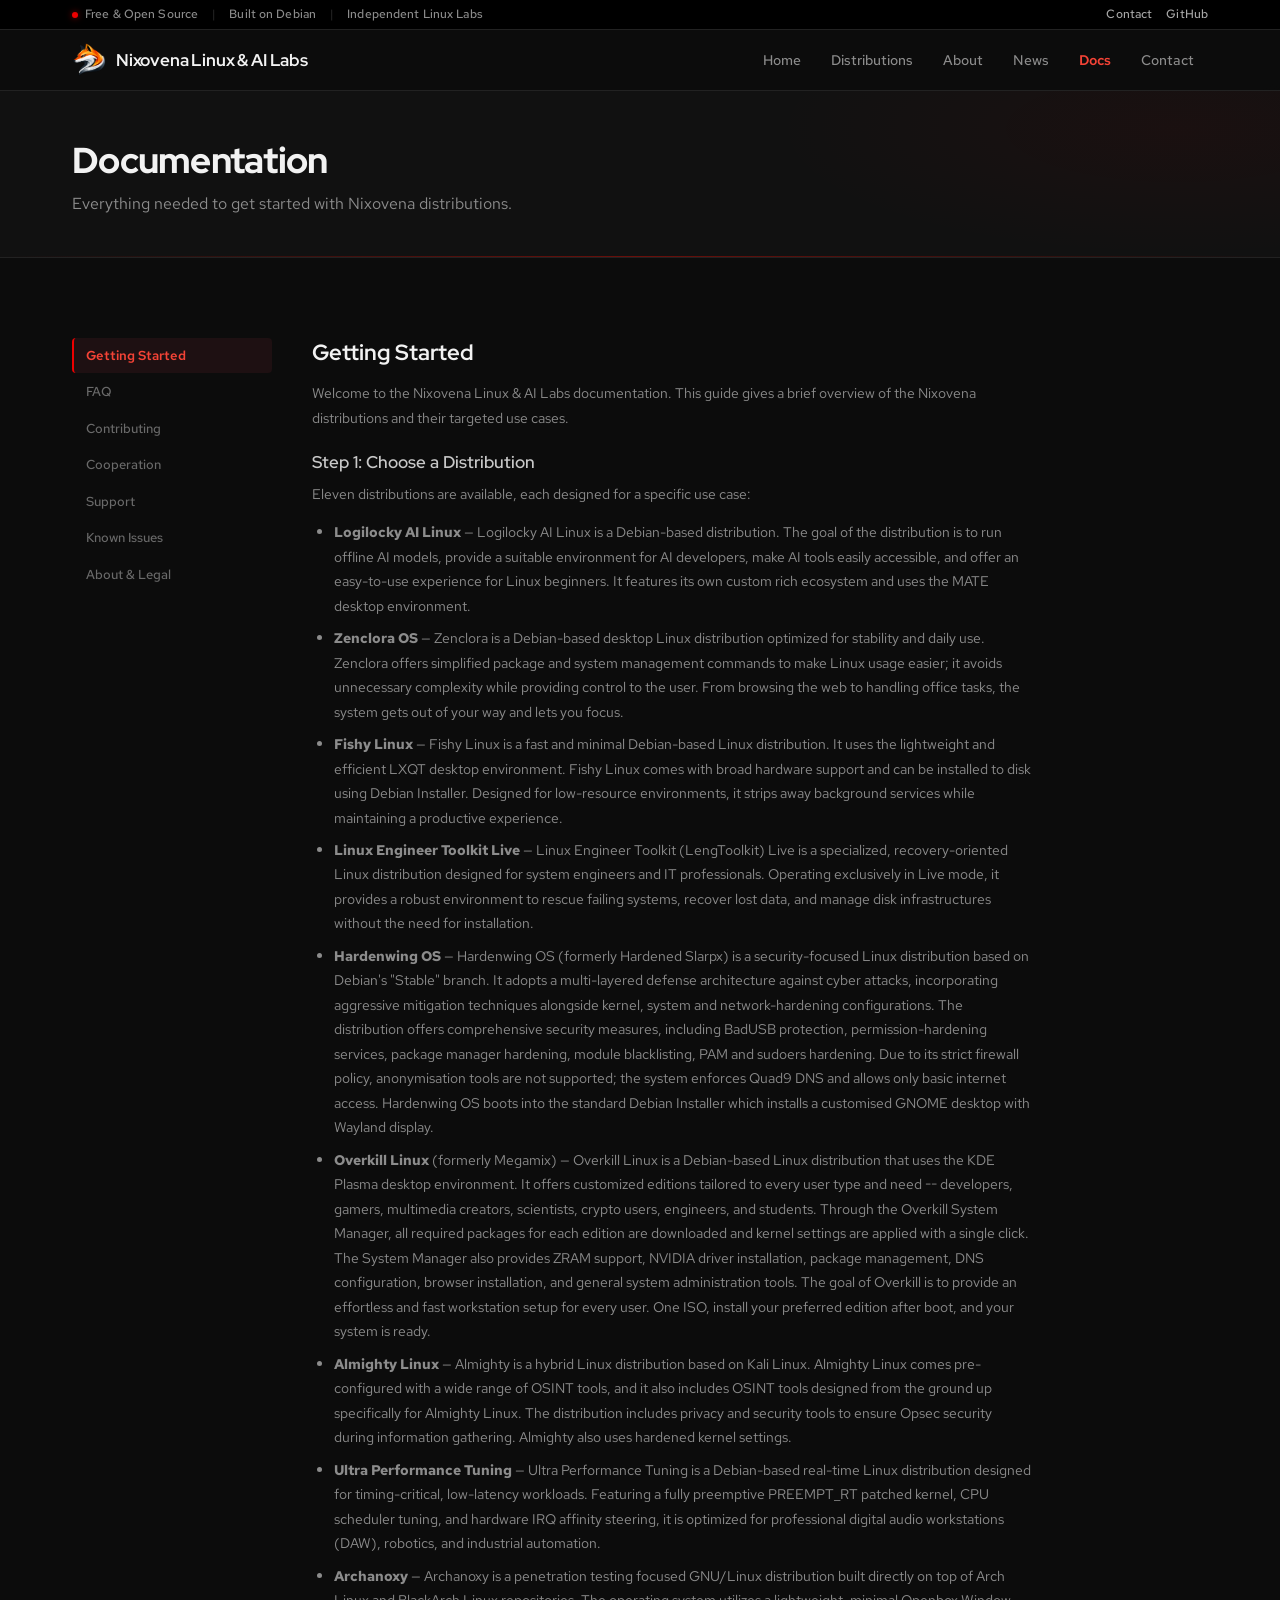
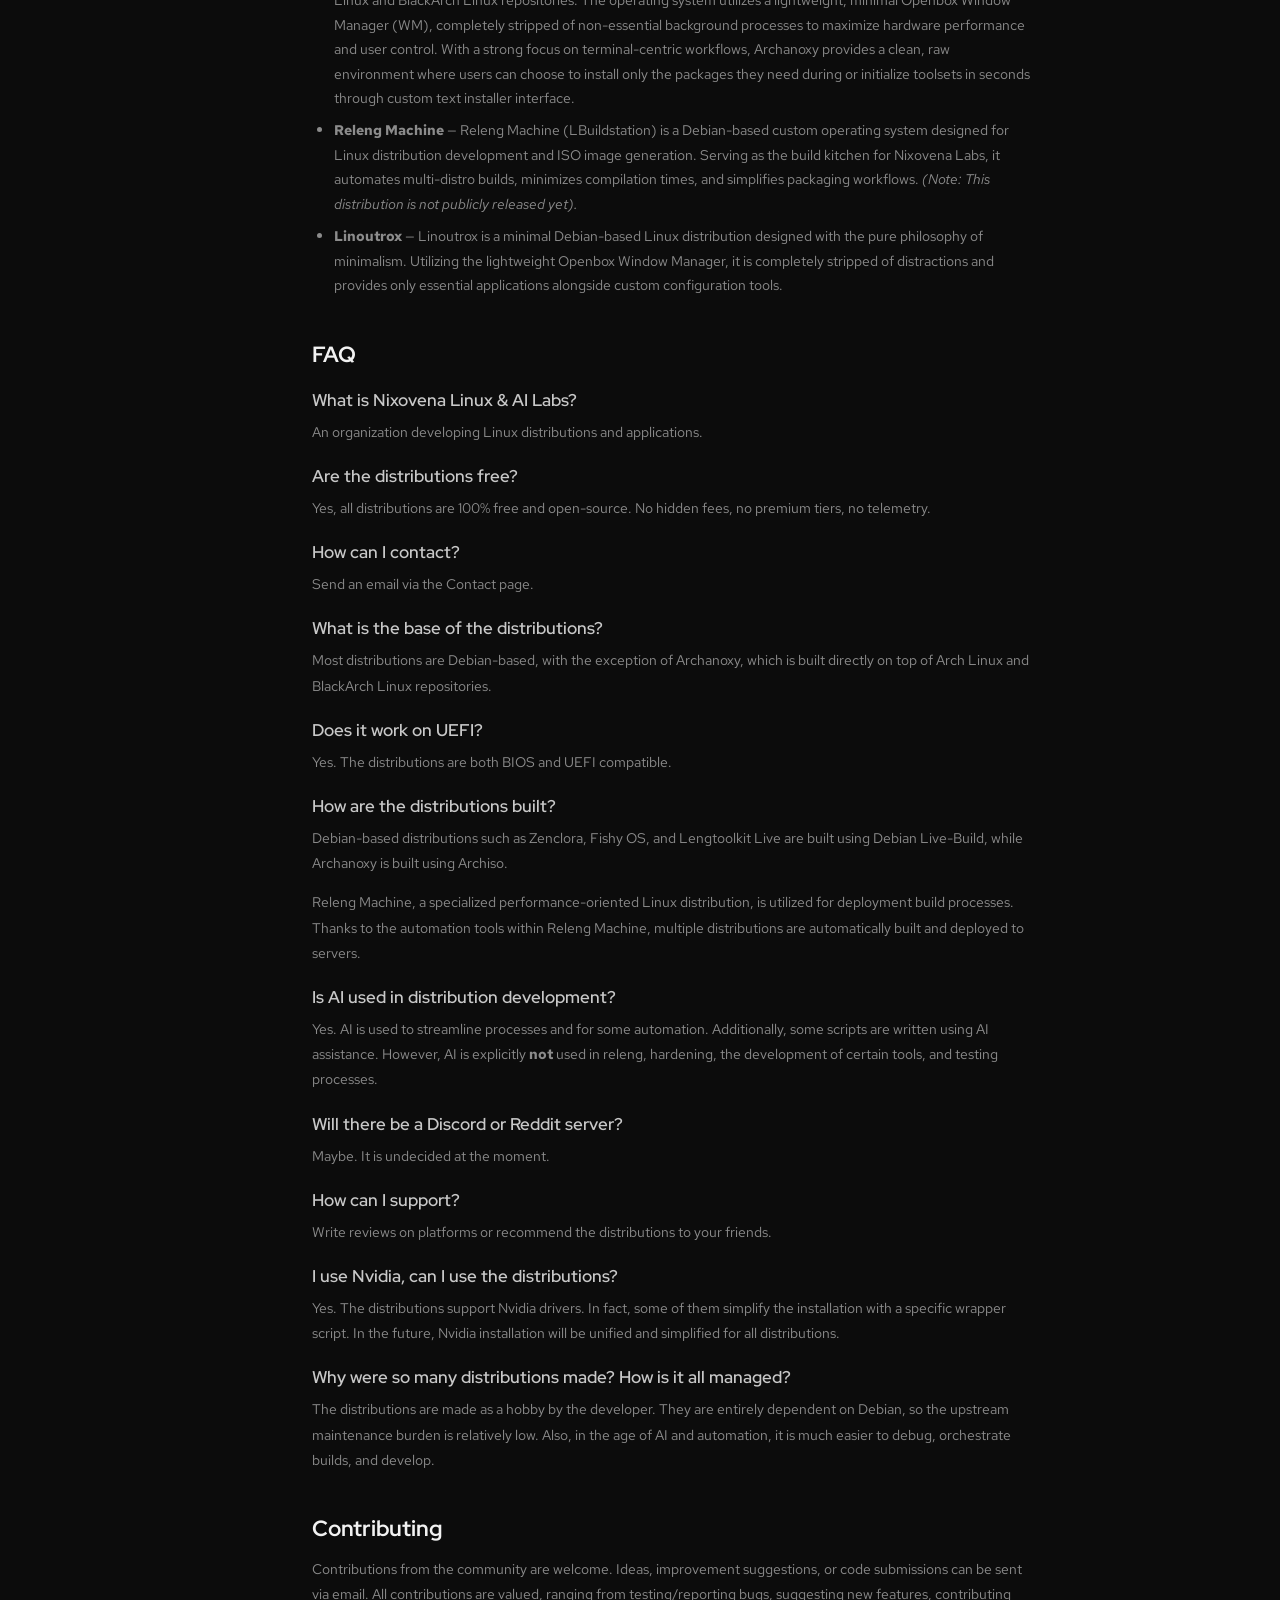
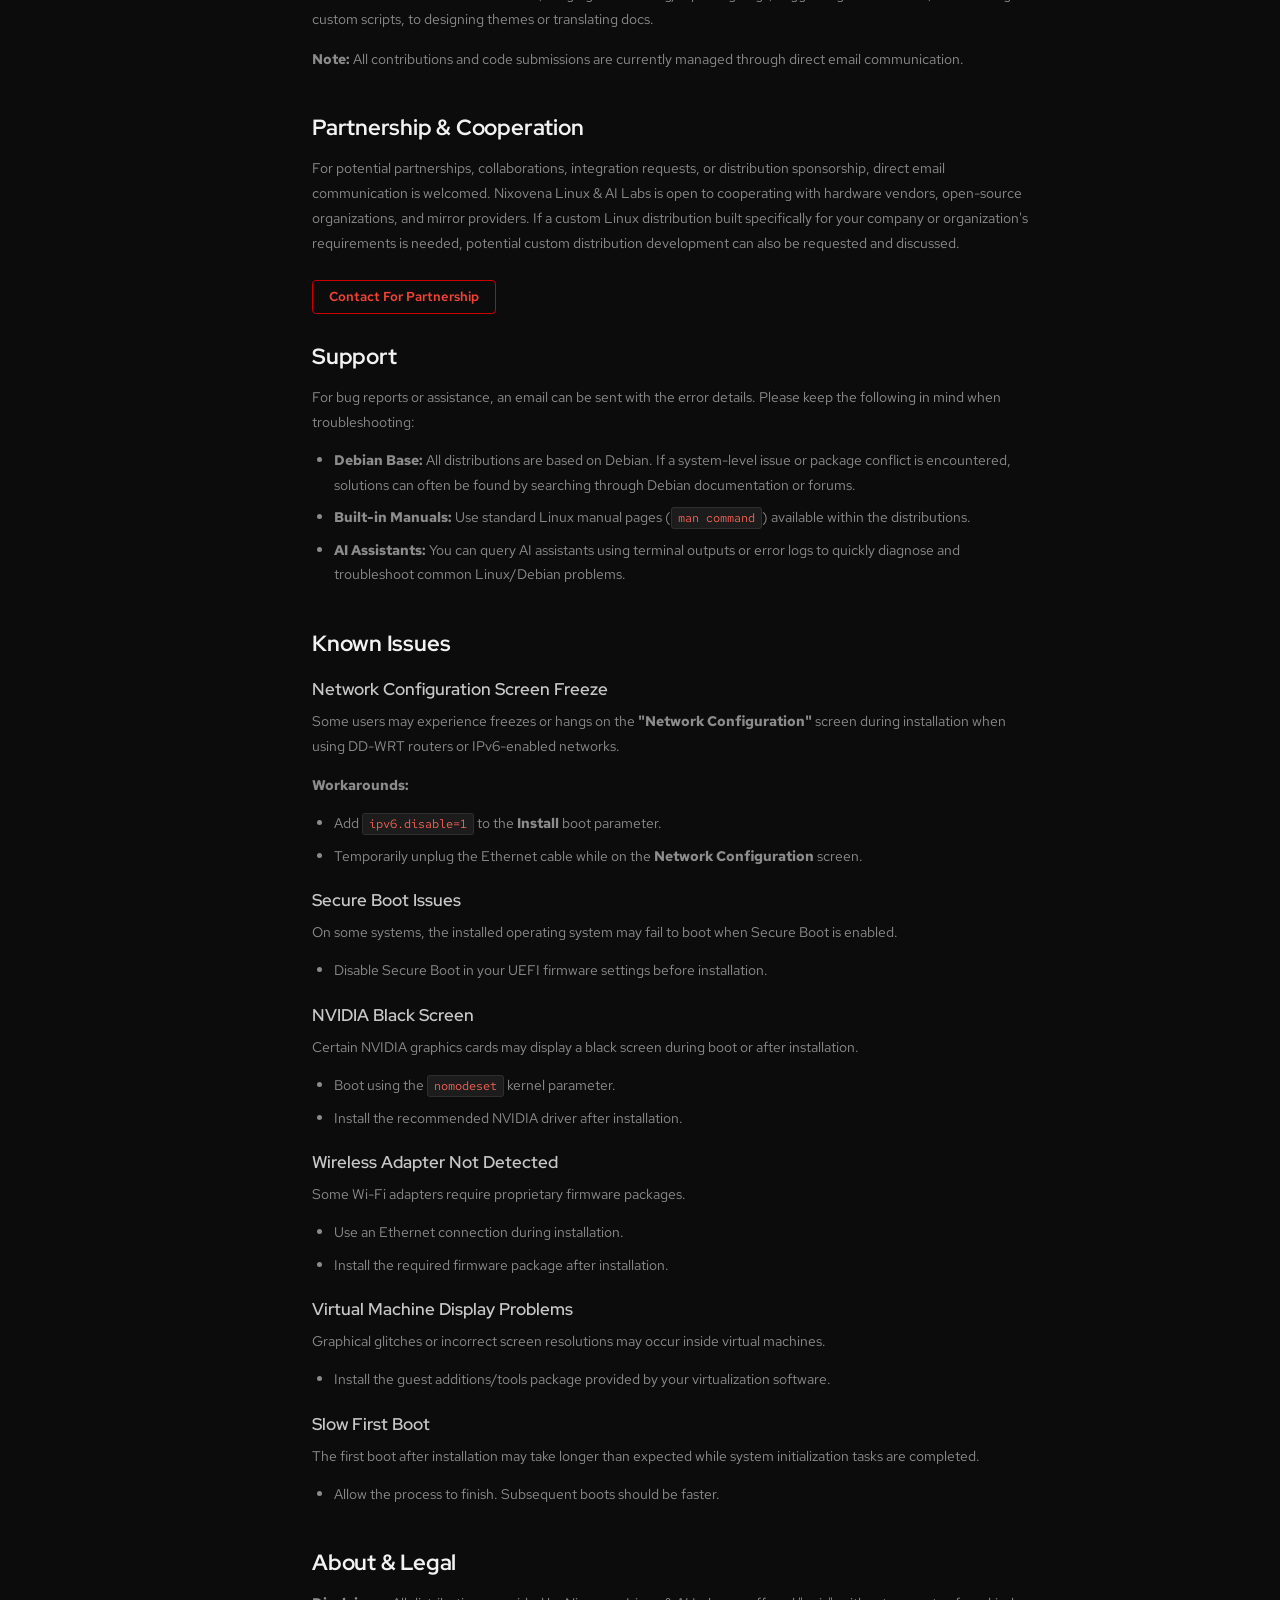
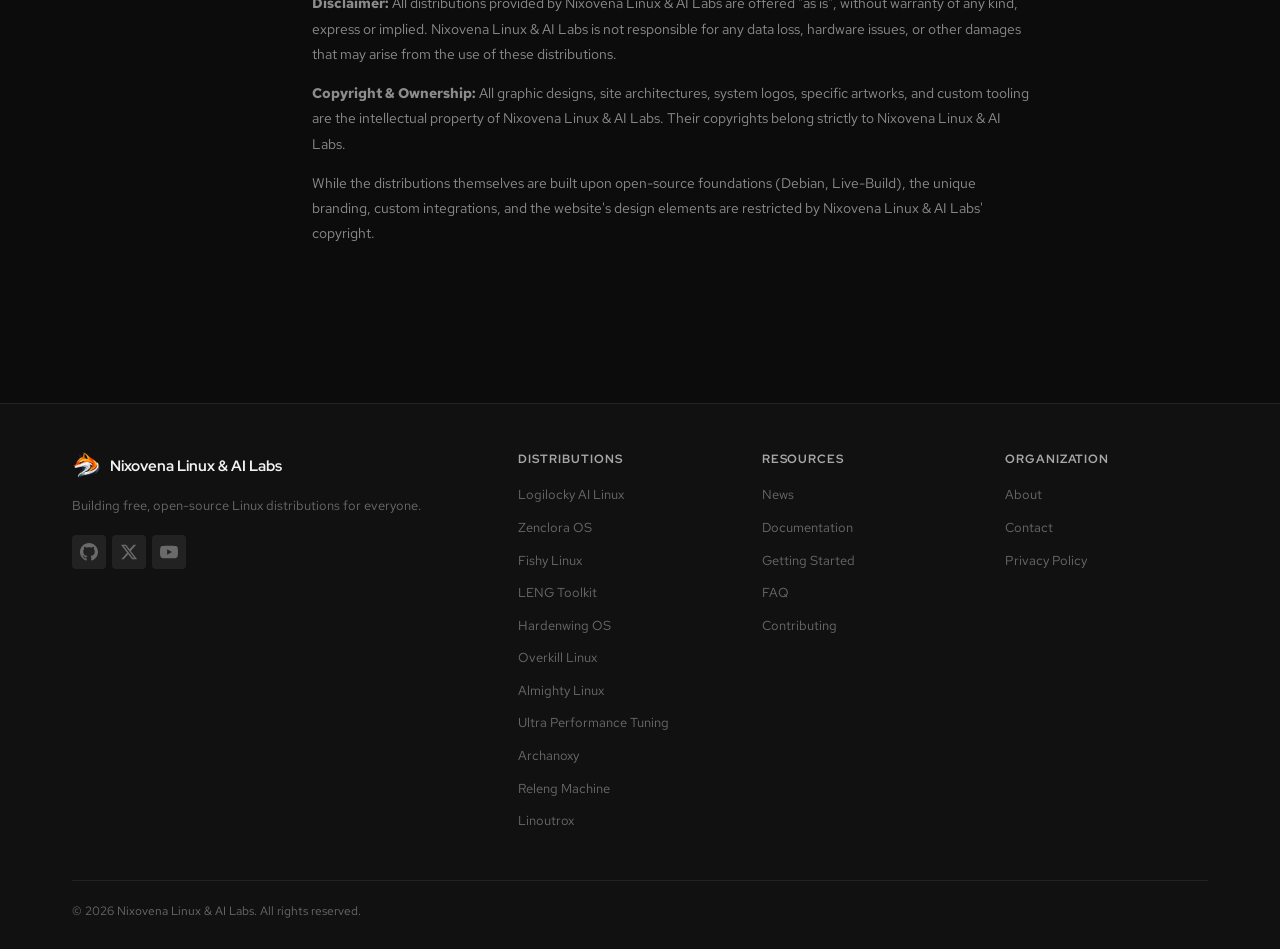
<file: docs.html>
<!DOCTYPE html>
<html lang="en">

<head>
    <meta charset="UTF-8">
    <meta name="viewport" content="width=device-width, initial-scale=1.0">
    <meta name="description"
        content="Documentation for Nixovena Linux & AI Labs distributions. Getting started guides, FAQ, and contribution guidelines.">
    <title>Documentation | Nixovena Linux & AI Labs</title>
    <link rel="icon" type="image/png" href="Assets/nixovena.png">
    <link rel="shortcut icon" href="Assets/nixovena.png" type="image/png">
    <link rel="stylesheet" href="style.css">
</head>

<body>

    <!-- Utility Bar -->
    <div class="utility-bar">
        <div class="utility-bar-inner">
            <span class="utility-item"><span class="utility-dot"></span>Free &amp; Open Source</span>
            <span class="utility-sep">|</span>
            <span class="utility-item">Built on Debian</span>
            <span class="utility-sep">|</span>
            <span class="utility-item">Independent Linux Labs</span>
            <div class="utility-spacer"></div>
            <a href="contact.html" class="utility-link">Contact</a>
            <a href="https://github.com/Nixovena" target="_blank" class="utility-link">GitHub</a>
        </div>
    </div>

    <!-- Navbar -->
    <nav class="navbar scrolled" id="navbar">
        <div class="navbar-inner">
            <a href="index.html" class="navbar-brand">
                <img src="Assets/nixovena.png" alt="Nixovena Labs Logo">
                <span>Nixovena Linux & AI Labs</span>
            </a>
            <ul class="navbar-links" id="navLinks">
                <li><a href="index.html">Home</a></li>
                <li><a href="distros.html">Distributions</a></li>
                <li><a href="index.html#about-preview">About</a></li>
                <li><a href="news.html">News</a></li>
                <li><a href="docs.html" class="active">Docs</a></li>
                <li><a href="contact.html">Contact</a></li>
            </ul>
            <button class="mobile-toggle" id="mobileToggle" aria-label="Toggle navigation">
                <span></span>
                <span></span>
                <span></span>
            </button>
        </div>
    </nav>

    <!-- Page Header -->
    <div class="page-header">
        <div class="container">
            <h1>Documentation</h1>
            <p>Everything needed to get started with Nixovena distributions.</p>
        </div>
    </div>

    <!-- Docs Content -->
    <section class="section">
        <div class="container">
            <div class="docs-page-content">
                <aside class="docs-sidebar">
                    <ul class="docs-sidebar-nav">
                        <li><a href="#getting-started" class="active">Getting Started</a></li>
                        <li><a href="#faq">FAQ</a></li>
                        <li><a href="#contributing">Contributing</a></li>
                        <li><a href="#cooperation">Cooperation</a></li>
                        <li><a href="#support">Support</a></li>
                        <li><a href="#known-issues">Known Issues</a></li>
                        <li><a href="#legal">About & Legal</a></li>
                    </ul>
                </aside>

                <main class="docs-main">

                    <h2 id="getting-started">Getting Started</h2>
                    <p>Welcome to the Nixovena Linux & AI Labs documentation. This guide gives a brief overview of the
                        Nixovena distributions and their targeted use cases.</p>

                    <h3>Step 1: Choose a Distribution</h3>
                    <p>Eleven distributions are available, each designed for a specific use case:</p>
                    <ul>
                        <li><strong>Logilocky AI Linux</strong> &mdash; Logilocky AI Linux is a Debian-based
                            distribution. The goal of the distribution is to run offline AI models, provide a suitable
                            environment for AI developers, make AI tools easily accessible, and offer an easy-to-use
                            experience for Linux beginners. It features its own custom rich ecosystem and uses the MATE
                            desktop environment.</li>
                        <li><strong>Zenclora OS</strong> &mdash; Zenclora is a Debian-based desktop Linux distribution
                            optimized for stability and daily use. Zenclora offers simplified package and system
                            management commands to make Linux usage easier; it avoids unnecessary complexity while
                            providing control to the user. From browsing the web to handling office tasks, the system
                            gets out of your way and lets you focus.</li>
                        <li><strong>Fishy Linux</strong> &mdash; Fishy Linux is a fast and minimal Debian-based Linux
                            distribution. It uses the lightweight and efficient LXQT desktop environment. Fishy Linux
                            comes with broad hardware support and can be installed to disk using Debian Installer.
                            Designed for low-resource environments, it strips away background services while maintaining
                            a productive experience.</li>
                        <li><strong>Linux Engineer Toolkit Live</strong> &mdash; Linux Engineer Toolkit (LengToolkit)
                            Live is
                            a specialized, recovery-oriented Linux distribution designed for system engineers and IT
                            professionals. Operating exclusively in Live mode, it provides a robust environment to
                            rescue failing systems, recover lost data, and manage disk infrastructures without the need
                            for installation.</li>
                        <li><strong>Hardenwing OS</strong> &mdash; Hardenwing OS (formerly Hardened Slarpx) is a
                            security-focused Linux distribution based on Debian's "Stable" branch. It adopts a
                            multi-layered defense architecture against cyber attacks, incorporating aggressive
                            mitigation techniques alongside kernel, system and network-hardening configurations. The
                            distribution offers comprehensive security measures, including BadUSB protection,
                            permission-hardening services, package manager hardening, module blacklisting, PAM and
                            sudoers hardening. Due to its strict firewall policy, anonymisation tools are not supported;
                            the system enforces Quad9 DNS and allows only basic internet access. Hardenwing OS boots
                            into the standard Debian Installer which installs a customised GNOME desktop with Wayland
                            display.</li>
                        <li><strong>Overkill Linux</strong> (formerly Megamix) &mdash; Overkill Linux is a Debian-based
                            Linux distribution that uses the KDE Plasma desktop environment. It offers customized
                            editions tailored to every user type and need -- developers, gamers, multimedia creators,
                            scientists, crypto users, engineers, and students. Through the Overkill System Manager, all
                            required packages for each edition are downloaded and kernel settings are applied with a
                            single click. The System Manager also provides ZRAM support, NVIDIA driver installation,
                            package management, DNS configuration, browser installation, and general system
                            administration tools. The goal of Overkill is to provide an effortless and fast workstation
                            setup for every user. One ISO, install your preferred edition after boot, and your system is
                            ready.</li>
                        <li><strong>Almighty Linux</strong> &mdash; Almighty is a hybrid Linux distribution based on
                            Kali Linux. Almighty Linux comes pre-configured with a wide range of OSINT tools, and
                            it also includes OSINT tools designed from the ground up specifically for Almighty Linux.
                            The distribution includes privacy and security tools to ensure Opsec security during
                            information gathering. Almighty also uses hardened kernel settings.</li>
                        <li><strong>Ultra Performance Tuning</strong> &mdash; Ultra Performance Tuning is a Debian-based
                            real-time Linux distribution designed for timing-critical, low-latency workloads. Featuring
                            a
                            fully preemptive PREEMPT_RT patched kernel, CPU scheduler tuning, and hardware IRQ affinity
                            steering, it is optimized for professional digital audio workstations (DAW), robotics, and
                            industrial automation.</li>
                        <li><strong>Archanoxy</strong> &mdash; Archanoxy is a penetration testing focused GNU/Linux
                            distribution built directly on top of Arch Linux and BlackArch Linux repositories. The
                            operating system utilizes a lightweight, minimal Openbox Window Manager (WM), completely
                            stripped of non-essential background processes to maximize hardware performance and user
                            control. With a strong focus on terminal-centric workflows, Archanoxy provides a clean, raw
                            environment where users can choose to install only the packages they need during or
                            initialize toolsets in seconds through custom text installer interface.</li>
                        <li><strong>Releng Machine</strong> &mdash; Releng Machine (LBuildstation) is a Debian-based
                            custom operating system designed for Linux distribution development and ISO image
                            generation.
                            Serving as the build kitchen for Nixovena Labs, it automates multi-distro builds, minimizes
                            compilation times, and simplifies packaging workflows. <em>(Note: This distribution is not
                                publicly released yet).</em></li>
                        <li><strong>Linoutrox</strong> &mdash; Linoutrox is a minimal Debian-based Linux distribution
                            designed with the pure philosophy of minimalism. Utilizing the lightweight Openbox Window
                            Manager, it is completely stripped of distractions and provides only essential applications
                            alongside custom configuration tools.</li>
                    </ul>



                    <h2 id="faq">FAQ</h2>

                    <h3>What is Nixovena Linux & AI Labs?</h3>
                    <p>An organization developing Linux distributions and applications.</p>

                    <h3>Are the distributions free?</h3>
                    <p>Yes, all distributions are 100% free and open-source. No hidden fees, no premium tiers, no
                        telemetry.</p>

                    <h3>How can I contact?</h3>
                    <p>Send an email via the Contact page.</p>

                    <h3>What is the base of the distributions?</h3>
                    <p>Most distributions are Debian-based, with the exception of Archanoxy, which is built directly on
                        top of Arch Linux and BlackArch Linux repositories.</p>

                    <h3>Does it work on UEFI?</h3>
                    <p>Yes. The distributions are both BIOS and UEFI compatible.</p>

                    <h3>How are the distributions built?</h3>
                    <p>Debian-based distributions such as Zenclora, Fishy OS, and Lengtoolkit Live are built using
                        Debian Live-Build, while Archanoxy is built using Archiso.</p>

                    <p>Releng Machine, a specialized performance-oriented Linux distribution, is utilized for deployment
                        build processes. Thanks to the automation tools within Releng Machine, multiple distributions
                        are automatically built and deployed to servers.</p>

                    <h3>Is AI used in distribution development?</h3>
                    <p>Yes. AI is used to streamline processes and for some automation. Additionally, some scripts are
                        written using AI assistance. However, AI is explicitly <strong>not</strong> used in releng,
                        hardening, the development of certain tools, and testing processes.</p>

                    <h3>Will there be a Discord or Reddit server?</h3>
                    <p>Maybe. It is undecided at the moment.</p>

                    <h3>How can I support?</h3>
                    <p>Write reviews on platforms or recommend the distributions to your friends.</p>

                    <h3>I use Nvidia, can I use the distributions?</h3>
                    <p>Yes. The distributions support Nvidia drivers. In fact, some of them simplify the installation
                        with a specific wrapper script. In the future, Nvidia installation will be unified and
                        simplified for all distributions.</p>

                    <h3>Why were so many distributions made? How is it all managed?</h3>
                    <p>The distributions are made as a hobby by the developer. They are entirely dependent on Debian, so
                        the upstream maintenance burden is relatively low. Also, in the age of AI and automation, it is
                        much easier to debug, orchestrate builds, and develop.</p>

                    <h2 id="contributing">Contributing</h2>
                    <p>Contributions from the community are welcome. Ideas, improvement suggestions, or code submissions
                        can be sent via email. All contributions are valued, ranging from testing/reporting bugs,
                        suggesting new features, contributing custom scripts, to designing themes or translating docs.
                    </p>
                    <p><strong>Note:</strong> All contributions and code submissions are currently managed through
                        direct email communication.</p>

                    <h2 id="cooperation">Partnership & Cooperation</h2>
                    <p>For potential partnerships, collaborations, integration requests, or distribution sponsorship,
                        direct email communication is welcomed. Nixovena Linux & AI Labs is open to cooperating with
                        hardware vendors, open-source organizations, and mirror providers. If a custom Linux
                        distribution built specifically for your company or organization's requirements is needed,
                        potential custom distribution development can also be requested and discussed.</p>
                    <a href="mailto:nixovena@protonmail.com" class="btn btn-outline btn-sm"
                        style="margin-top: 10px;">Contact For Partnership</a>

                    <h2 id="support">Support</h2>
                    <p>For bug reports or assistance, an email can be sent with the error details. Please keep the
                        following in mind when troubleshooting:</p>
                    <ul>
                        <li><strong>Debian Base:</strong> All distributions are based on Debian. If a system-level issue
                            or package conflict is encountered, solutions can often be found by searching through Debian
                            documentation or forums.</li>
                        <li><strong>Built-in Manuals:</strong> Use standard Linux manual pages
                            (<code>man command</code>) available within the distributions.</li>
                        <li><strong>AI Assistants:</strong> You can query AI assistants using terminal outputs or error
                            logs to quickly diagnose and troubleshoot common Linux/Debian problems.</li>
                    </ul>

                    <h2 id="known-issues">Known Issues</h2>

                    <h3>Network Configuration Screen Freeze</h3>
                    <p>
                        Some users may experience freezes or hangs on the
                        <strong>"Network Configuration"</strong> screen during installation when
                        using DD-WRT routers or IPv6-enabled networks.
                    </p>

                    <p><strong>Workarounds:</strong></p>
                    <ul>
                        <li>Add <code>ipv6.disable=1</code> to the <strong>Install</strong> boot parameter.</li>
                        <li>Temporarily unplug the Ethernet cable while on the <strong>Network Configuration</strong>
                            screen.</li>
                    </ul>

                    <h3>Secure Boot Issues</h3>
                    <p>
                        On some systems, the installed operating system may fail to boot when Secure Boot is enabled.
                    </p>
                    <ul>
                        <li>Disable Secure Boot in your UEFI firmware settings before installation.</li>
                    </ul>

                    <h3>NVIDIA Black Screen</h3>
                    <p>
                        Certain NVIDIA graphics cards may display a black screen during boot or after installation.
                    </p>
                    <ul>
                        <li>Boot using the <code>nomodeset</code> kernel parameter.</li>
                        <li>Install the recommended NVIDIA driver after installation.</li>
                    </ul>

                    <h3>Wireless Adapter Not Detected</h3>
                    <p>
                        Some Wi-Fi adapters require proprietary firmware packages.
                    </p>
                    <ul>
                        <li>Use an Ethernet connection during installation.</li>
                        <li>Install the required firmware package after installation.</li>
                    </ul>

                    <h3>Virtual Machine Display Problems</h3>
                    <p>
                        Graphical glitches or incorrect screen resolutions may occur inside virtual machines.
                    </p>
                    <ul>
                        <li>Install the guest additions/tools package provided by your virtualization software.</li>
                    </ul>

                    <h3>Slow First Boot</h3>
                    <p>
                        The first boot after installation may take longer than expected while system initialization
                        tasks are completed.
                    </p>
                    <ul>
                        <li>Allow the process to finish. Subsequent boots should be faster.</li>
                    </ul>

                    <h2 id="legal">About & Legal</h2>
                    <p><strong>Disclaimer:</strong> All distributions provided by Nixovena Linux & AI Labs are offered
                        "as is", without warranty of any kind, express or implied. Nixovena Linux & AI Labs is not
                        responsible for any data loss, hardware issues, or other damages that may arise from the use of
                        these distributions.</p>
                    <p><strong>Copyright & Ownership:</strong> All graphic designs, site architectures, system logos,
                        specific artworks, and custom tooling are the intellectual property of Nixovena Linux & AI
                        Labs. Their copyrights belong strictly to
                        Nixovena Linux & AI Labs.</p>
                    <p>While the distributions themselves are built upon open-source foundations (Debian, Live-Build),
                        the unique branding, custom integrations, and the website's design elements are restricted by
                        Nixovena Linux & AI Labs' copyright.</p>

                </main>
            </div>
        </div>
    </section>

    <!-- Footer -->
    <footer class="footer">
        <div class="container">
            <div class="footer-grid">
                <div class="footer-about">
                    <div class="footer-brand">
                        <img src="Assets/nixovena.png" alt="Nixovena Labs">
                        <span>Nixovena Linux & AI Labs</span>
                    </div>
                    <p>Building free, open-source Linux distributions for everyone.</p>
                    <div class="footer-social">
                        <a href="https://github.com/Nixovena" target="_blank" aria-label="GitHub"><svg width="18"
                                height="18" viewBox="0 0 24 24" fill="currentColor">
                                <path
                                    d="M12 0c-6.626 0-12 5.373-12 12 0 5.302 3.438 9.8 8.207 11.387.599.111.793-.261.793-.577v-2.234c-3.338.726-4.033-1.416-4.033-1.416-.546-1.387-1.333-1.756-1.333-1.756-1.089-.745.083-.729.083-.729 1.205.084 1.839 1.237 1.839 1.237 1.07 1.834 2.807 1.304 3.492.997.107-.775.418-1.305.762-1.604-2.665-.305-5.467-1.334-5.467-5.931 0-1.311.469-2.381 1.236-3.221-.124-.303-.535-1.524.117-3.176 0 0 1.008-.322 3.301 1.23.957-.266 1.983-.399 3.003-.404 1.02.005 2.047.138 3.006.404 2.291-1.552 3.297-1.23 3.297-1.23.653 1.653.242 2.874.118 3.176.77.84 1.235 1.911 1.235 3.221 0 4.609-2.807 5.624-5.479 5.921.43.372.823 1.102.823 2.222v3.293c0 .319.192.694.801.576 4.765-1.589 8.199-6.086 8.199-11.386 0-6.627-5.373-12-12-12z" />
                            </svg></a>
                        <a href="https://x.com/Nixovena" target="_blank" aria-label="X"><svg width="18" height="18"
                                viewBox="0 0 24 24" fill="currentColor">
                                <path
                                    d="M18.244 2.25h3.308l-7.227 8.26 8.502 11.24H16.17l-5.214-6.817L4.99 21.75H1.68l7.73-8.835L1.254 2.25H8.08l4.713 6.231zm-1.161 17.52h1.833L7.084 4.126H5.117z" />
                            </svg></a>
                        <a href="https://youtube.com/@Nixovena" target="_blank" aria-label="YouTube"><svg width="18"
                                height="18" viewBox="0 0 24 24" fill="currentColor">
                                <path
                                    d="M23.498 6.186a3.016 3.016 0 0 0-2.122-2.136C19.505 3.545 12 3.545 12 3.545s-7.505 0-9.377.505A3.017 3.017 0 0 0 .502 6.186C0 8.07 0 12 0 12s0 3.93.502 5.814a3.016 3.016 0 0 0 2.122 2.136c1.871.505 9.376.505 9.376.505s7.505 0 9.377-.505a3.015 3.015 0 0 0 2.122-2.136C24 15.93 24 12 24 12s0-3.93-.502-5.814zM9.545 15.568V8.432L15.818 12l-6.273 3.568z" />
                            </svg></a>
                    </div>
                </div>
                <div class="footer-col">
                    <h4>Distributions</h4>
                    <ul>
                        <li><a href="distros.html#logilocky">Logilocky AI Linux</a></li>
                        <li><a href="distros.html#zenclora">Zenclora OS</a></li>
                        <li><a href="distros.html#fishy">Fishy Linux</a></li>
                        <li><a href="distros.html#leng">LENG Toolkit</a></li>
                        <li><a href="distros.html#hardenwing">Hardenwing OS</a></li>
                        <li><a href="distros.html#overkill">Overkill Linux</a></li>
                        <li><a href="distros.html#almighty">Almighty Linux</a></li>
                        <li><a href="distros.html#upt">Ultra Performance Tuning</a></li>
                        <li><a href="distros.html#archanoxy">Archanoxy</a></li>
                        <li><a href="distros.html#releng">Releng Machine</a></li>
                        <li><a href="distros.html#linoutrox">Linoutrox</a></li>
                    </ul>
                </div>
                <div class="footer-col">
                    <h4>Resources</h4>
                    <ul>
                        <li><a href="news.html">News</a></li>
                        <li><a href="docs.html">Documentation</a></li>
                        <li><a href="#getting-started">Getting Started</a></li>
                        <li><a href="#faq">FAQ</a></li>
                        <li><a href="#contributing">Contributing</a></li>
                    </ul>
                </div>
                <div class="footer-col">
                    <h4>Organization</h4>
                    <ul>
                        <li><a href="index.html#about-preview">About</a></li>
                        <li><a href="contact.html">Contact</a></li>
                        <li><a href="#">Privacy Policy</a></li>
                    </ul>
                </div>
            </div>
            <div class="footer-bottom">
                <span>&copy; 2026 <a href="https://nixovena.org" style="color: inherit; text-decoration: none;">Nixovena
                        Linux & AI
                        Labs</a>. All rights reserved.</span>
            </div>
        </div>
    </footer>

    <script src="script.js"></script>
</body>

</html>
</file>
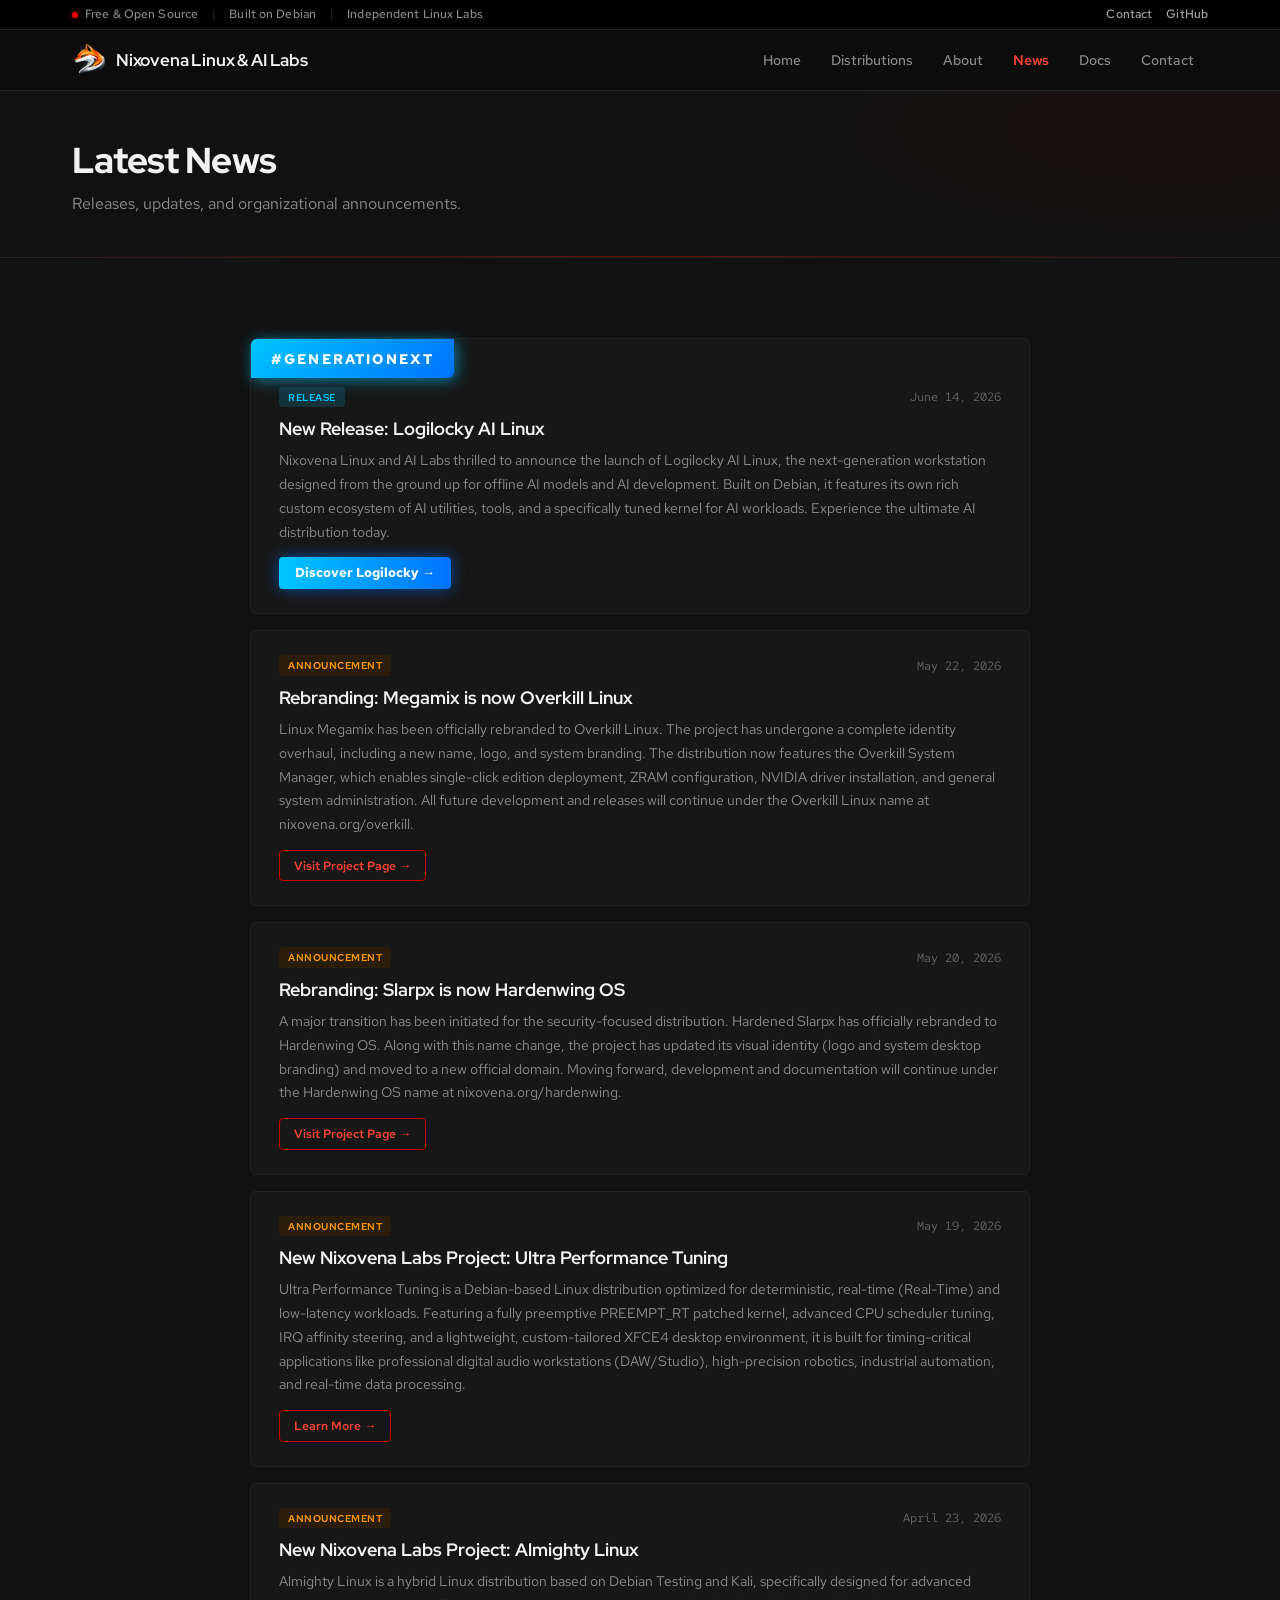
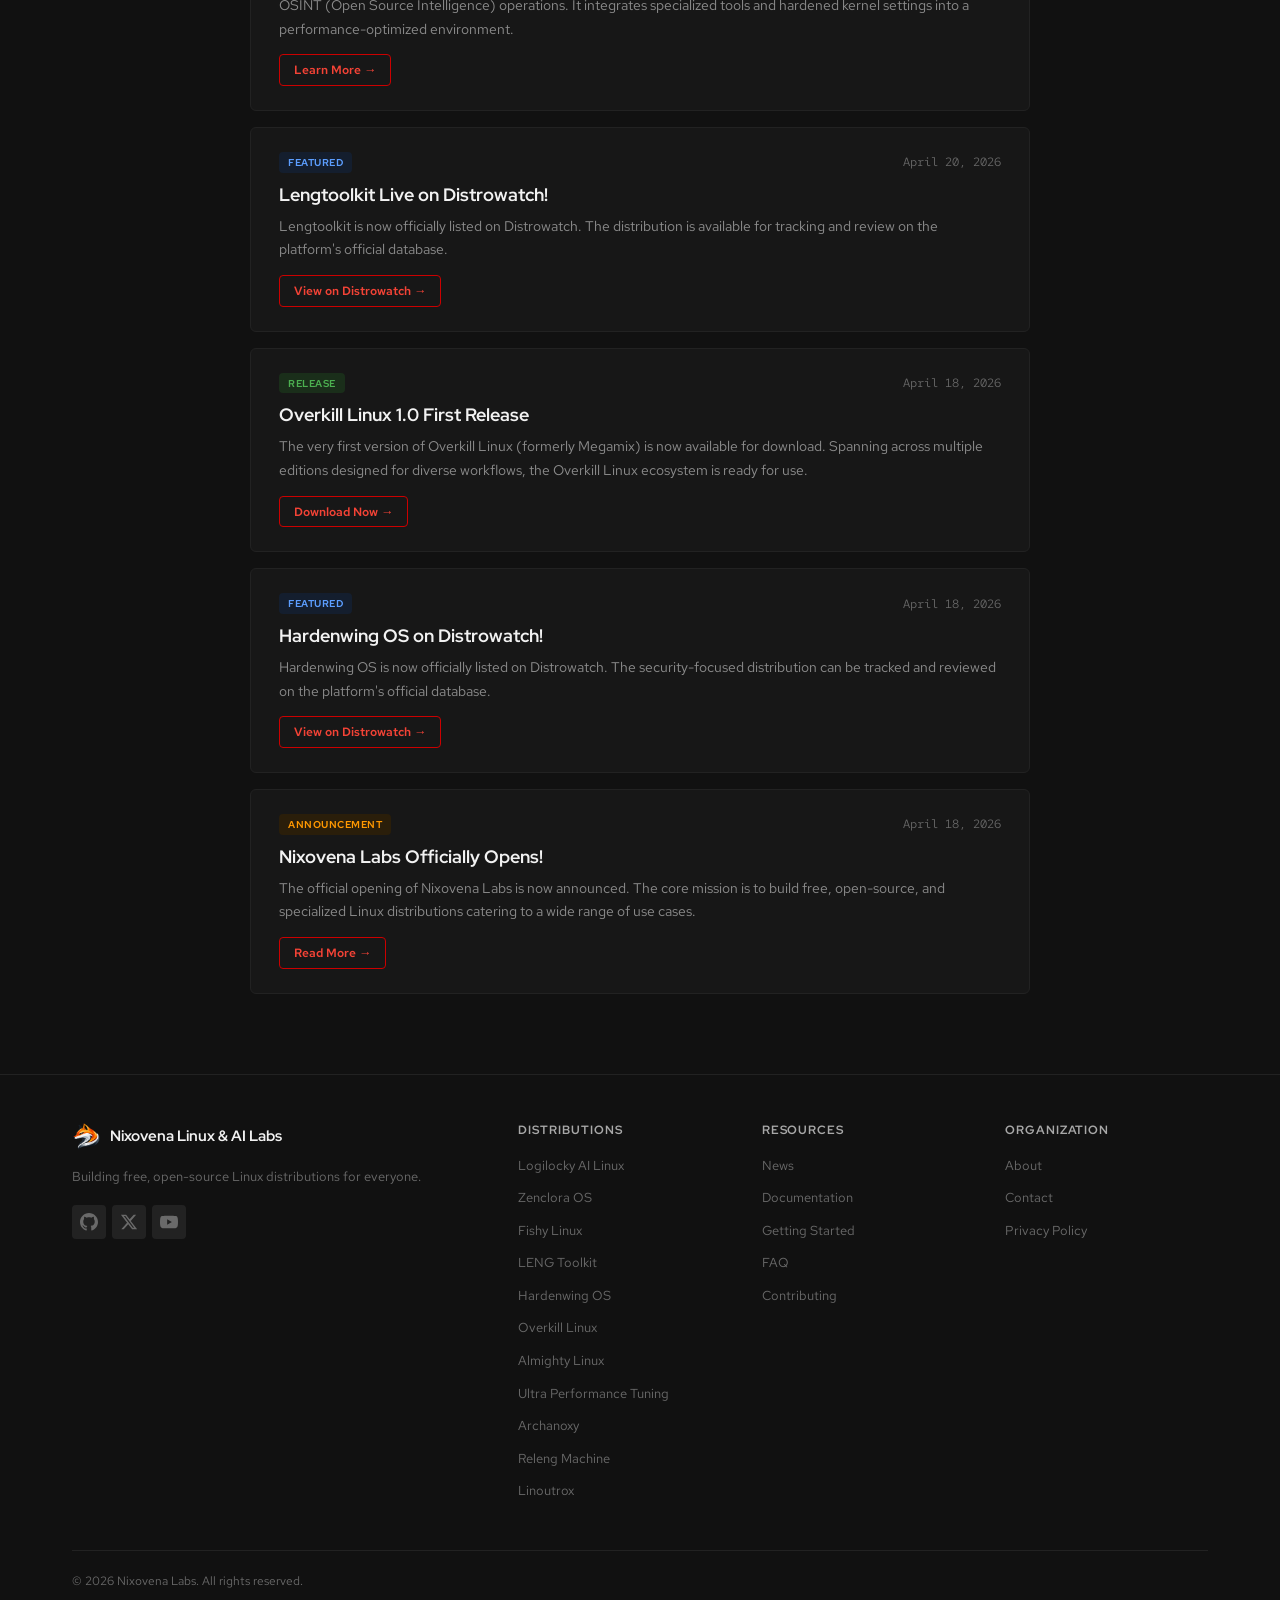
<file: news.html>
<!DOCTYPE html>
<html lang="en">

<head>
    <meta charset="UTF-8">
    <meta name="viewport" content="width=device-width, initial-scale=1.0">
    <meta name="description" content="Latest news, releases, and announcements from Nixovena Labs.">
    <title>News | Nixovena Labs</title>
    <link rel="icon" type="image/png" href="Assets/nixovena.png">
    <link rel="shortcut icon" href="Assets/nixovena.png" type="image/png">
    <link rel="stylesheet" href="style.css">
</head>

<body>

    <!-- Utility Bar -->
    <div class="utility-bar">
        <div class="utility-bar-inner">
            <span class="utility-item"><span class="utility-dot"></span>Free &amp; Open Source</span>
            <span class="utility-sep">|</span>
            <span class="utility-item">Built on Debian</span>
            <span class="utility-sep">|</span>
            <span class="utility-item">Independent Linux Labs</span>
            <div class="utility-spacer"></div>
            <a href="contact.html" class="utility-link">Contact</a>
            <a href="https://github.com/Nixovena" target="_blank" class="utility-link">GitHub</a>
        </div>
    </div>

    <!-- Navbar -->
    <nav class="navbar scrolled" id="navbar">
        <div class="navbar-inner">
            <a href="index.html" class="navbar-brand">
                <img src="Assets/nixovena.png" alt="Nixovena Labs Logo">
                <span>Nixovena Linux & AI Labs</span>
            </a>
            <ul class="navbar-links" id="navLinks">
                <li><a href="index.html">Home</a></li>
                <li><a href="distros.html">Distributions</a></li>
                <li><a href="index.html#about-preview">About</a></li>
                <li><a href="news.html" class="active">News</a></li>
                <li><a href="docs.html">Docs</a></li>
                <li><a href="contact.html">Contact</a></li>
            </ul>
            <button class="mobile-toggle" id="mobileToggle" aria-label="Toggle navigation">
                <span></span>
                <span></span>
                <span></span>
            </button>
        </div>
    </nav>

    <!-- Page Header -->
    <div class="page-header">
        <div class="container">
            <h1>Latest News</h1>
            <p>Releases, updates, and organizational announcements.</p>
        </div>
    </div>

    <!-- News Content -->
    <section class="section section-alt">
        <div class="container">
            <div class="news-list">

                <!-- News Item 0 -->
                <article class="news-card reveal logilocky-special-card" style="border-radius: var(--radius-md);">
                    <div class="special-banner" style="border-top-left-radius: var(--radius-md);">#GENERATIONEXT</div>
                    <div class="news-card-meta" style="margin-top: 24px;">
                        <span class="news-card-tag release"
                            style="background: rgba(0, 198, 255, 0.15); color: #00c6ff; border-color: rgba(0, 198, 255, 0.3);">
                            Release</span>
                        <span class="news-card-date">June 14, 2026</span>
                    </div>
                    <h2>New Release: Logilocky AI Linux</h2>
                    <p>Nixovena Linux and AI Labs thrilled to announce the launch of Logilocky AI Linux, the
                        next-generation workstation designed from the ground up for offline AI models and AI
                        development. Built on Debian, it features its own rich custom ecosystem of AI utilities, tools,
                        and a specifically tuned kernel for AI workloads. Experience the ultimate AI distribution today.
                    </p>
                    <a href="distros.html#logilocky" class="btn logilocky-btn btn-sm">Discover Logilocky &rarr;</a>
                </article>

                <!-- News Item 1 -->
                <article class="news-card reveal">
                    <div class="news-card-meta">
                        <span class="news-card-tag announcement">Announcement</span>
                        <span class="news-card-date">May 22, 2026</span>
                    </div>
                    <h2>Rebranding: Megamix is now Overkill Linux</h2>
                    <p>Linux Megamix has been officially rebranded to Overkill Linux. The project has undergone a
                        complete identity overhaul, including a new name, logo, and system branding. The distribution
                        now features the Overkill System Manager, which enables single-click edition deployment, ZRAM
                        configuration, NVIDIA driver installation, and general system administration. All future
                        development and releases will continue under the Overkill Linux name at nixovena.org/overkill.
                    </p>
                    <a href="https://nixovena.org/overkill" class="btn btn-outline btn-sm">Visit Project Page &rarr;</a>
                </article>

                <!-- News Item 1 -->
                <article class="news-card reveal reveal-delay-1">
                    <div class="news-card-meta">
                        <span class="news-card-tag announcement">Announcement</span>
                        <span class="news-card-date">May 20, 2026</span>
                    </div>
                    <h2>Rebranding: Slarpx is now Hardenwing OS</h2>
                    <p>A major transition has been initiated for the security-focused distribution. Hardened Slarpx has
                        officially rebranded to Hardenwing OS. Along with this name change, the project has updated its
                        visual identity (logo and system desktop branding) and moved to a new official domain. Moving
                        forward, development and documentation will continue under the Hardenwing OS name at
                        nixovena.org/hardenwing.</p>
                    <a href="https://nixovena.org/hardenwing" class="btn btn-outline btn-sm">Visit Project Page
                        &rarr;</a>
                </article>

                <!-- News Item 2 -->
                <article class="news-card reveal reveal-delay-2">
                    <div class="news-card-meta">
                        <span class="news-card-tag announcement">Announcement</span>
                        <span class="news-card-date">May 19, 2026</span>
                    </div>
                    <h2>New Nixovena Labs Project: Ultra Performance Tuning</h2>
                    <p>Ultra Performance Tuning is a Debian-based Linux distribution optimized for deterministic,
                        real-time (Real-Time) and low-latency workloads. Featuring a fully preemptive PREEMPT_RT patched
                        kernel, advanced CPU scheduler tuning, IRQ affinity steering, and a lightweight, custom-tailored
                        XFCE4 desktop environment, it is built for timing-critical applications like professional
                        digital audio workstations (DAW/Studio), high-precision robotics, industrial automation, and
                        real-time data processing.</p>
                    <a href="https://nixovena.org/upt" class="btn btn-outline btn-sm">Learn More &rarr;</a>
                </article>

                <!-- News Item 3 -->
                <article class="news-card reveal reveal-delay-3">
                    <div class="news-card-meta">
                        <span class="news-card-tag announcement">Announcement</span>
                        <span class="news-card-date">April 23, 2026</span>
                    </div>
                    <h2>New Nixovena Labs Project: Almighty Linux</h2>
                    <p>Almighty Linux is a hybrid Linux distribution based on Debian Testing and Kali, specifically
                        designed for
                        advanced OSINT (Open Source Intelligence) operations. It integrates specialized tools and
                        hardened kernel settings into a performance-optimized environment.</p>
                    <a href="https://nixovena.org/almighty" class="btn btn-outline btn-sm">Learn More &rarr;</a>
                </article>

                <!-- News Item 4 -->
                <article class="news-card reveal reveal-delay-4">
                    <div class="news-card-meta">
                        <span class="news-card-tag featured">Featured</span>
                        <span class="news-card-date">April 20, 2026</span>
                    </div>
                    <h2>Lengtoolkit Live on Distrowatch!</h2>
                    <p>Lengtoolkit is now officially listed on Distrowatch. The distribution is available for tracking
                        and review on the platform's official database.</p>
                    <a href="https://distrowatch.com/table.php?distribution=lengtoolkit"
                        class="btn btn-outline btn-sm">View on Distrowatch &rarr;</a>
                </article>

                <!-- News Item 5 -->
                <article class="news-card reveal reveal-delay-5">
                    <div class="news-card-meta">
                        <span class="news-card-tag release">Release</span>
                        <span class="news-card-date">April 18, 2026</span>
                    </div>
                    <h2>Overkill Linux 1.0 First Release</h2>
                    <p>The very first version of Overkill Linux (formerly Megamix) is now available for download.
                        Spanning across multiple
                        editions designed for diverse workflows, the Overkill Linux ecosystem is ready for use.
                    </p>
                    <a href="https://nixovena.org/overkill" class="btn btn-outline btn-sm">Download Now &rarr;</a>
                </article>

                <!-- News Item 6 -->
                <article class="news-card reveal reveal-delay-6">
                    <div class="news-card-meta">
                        <span class="news-card-tag featured">Featured</span>
                        <span class="news-card-date">April 18, 2026</span>
                    </div>
                    <h2>Hardenwing OS on Distrowatch!</h2>
                    <p>Hardenwing OS is now officially listed on Distrowatch. The security-focused distribution
                        can be tracked and reviewed on the platform's official database.</p>
                    <a href="https://distrowatch.com/table.php?distribution=hardenwing"
                        class="btn btn-outline btn-sm">View on Distrowatch &rarr;</a>
                </article>

                <!-- News Item 7 -->
                <article class="news-card reveal reveal-delay-6">
                    <div class="news-card-meta">
                        <span class="news-card-tag announcement">Announcement</span>
                        <span class="news-card-date">April 18, 2026</span>
                    </div>
                    <h2>Nixovena Labs Officially Opens!</h2>
                    <p>The official opening of Nixovena Labs is now announced. The core mission is to build free,
                        open-source, and specialized Linux distributions catering to a wide range of use cases.</p>
                    <a href="https://nixovena.org" class="btn btn-outline btn-sm">Read More &rarr;</a>
                </article>

            </div>
        </div>
    </section>

    <!-- Footer -->
    <footer class="footer">
        <div class="container">
            <div class="footer-grid">
                <div class="footer-about">
                    <div class="footer-brand">
                        <img src="Assets/nixovena.png" alt="Nixovena Labs">
                        <span>Nixovena Linux & AI Labs</span>
                    </div>
                    <p>Building free, open-source Linux distributions for everyone.</p>
                    <div class="footer-social">
                        <a href="https://github.com/Nixovena" target="_blank" aria-label="GitHub"><svg width="18"
                                height="18" viewBox="0 0 24 24" fill="currentColor">
                                <path
                                    d="M12 0c-6.626 0-12 5.373-12 12 0 5.302 3.438 9.8 8.207 11.387.599.111.793-.261.793-.577v-2.234c-3.338.726-4.033-1.416-4.033-1.416-.546-1.387-1.333-1.756-1.333-1.756-1.089-.745.083-.729.083-.729 1.205.084 1.839 1.237 1.839 1.237 1.07 1.834 2.807 1.304 3.492.997.107-.775.418-1.305.762-1.604-2.665-.305-5.467-1.334-5.467-5.931 0-1.311.469-2.381 1.236-3.221-.124-.303-.535-1.524.117-3.176 0 0 1.008-.322 3.301 1.23.957-.266 1.983-.399 3.003-.404 1.02.005 2.047.138 3.006.404 2.291-1.552 3.297-1.23 3.297-1.23.653 1.653.242 2.874.118 3.176.77.84 1.235 1.911 1.235 3.221 0 4.609-2.807 5.624-5.479 5.921.43.372.823 1.102.823 2.222v3.293c0 .319.192.694.801.576 4.765-1.589 8.199-6.086 8.199-11.386 0-6.627-5.373-12-12-12z" />
                            </svg></a>
                        <a href="https://x.com/Nixovena" target="_blank" aria-label="X"><svg width="18" height="18"
                                viewBox="0 0 24 24" fill="currentColor">
                                <path
                                    d="M18.244 2.25h3.308l-7.227 8.26 8.502 11.24H16.17l-5.214-6.817L4.99 21.75H1.68l7.73-8.835L1.254 2.25H8.08l4.713 6.231zm-1.161 17.52h1.833L7.084 4.126H5.117z" />
                            </svg></a>
                        <a href="https://youtube.com/@Nixovena" target="_blank" aria-label="YouTube"><svg width="18"
                                height="18" viewBox="0 0 24 24" fill="currentColor">
                                <path
                                    d="M23.498 6.186a3.016 3.016 0 0 0-2.122-2.136C19.505 3.545 12 3.545 12 3.545s-7.505 0-9.377.505A3.017 3.017 0 0 0 .502 6.186C0 8.07 0 12 0 12s0 3.93.502 5.814a3.016 3.016 0 0 0 2.122 2.136c1.871.505 9.376.505 9.376.505s7.505 0 9.377-.505a3.015 3.015 0 0 0 2.122-2.136C24 15.93 24 12 24 12s0-3.93-.502-5.814zM9.545 15.568V8.432L15.818 12l-6.273 3.568z" />
                            </svg></a>
                    </div>
                </div>
                <div class="footer-col">
                    <h4>Distributions</h4>
                    <ul>
                        <li><a href="distros.html#logilocky">Logilocky AI Linux</a></li>
                        <li><a href="distros.html#zenclora">Zenclora OS</a></li>
                        <li><a href="distros.html#fishy">Fishy Linux</a></li>
                        <li><a href="distros.html#leng">LENG Toolkit</a></li>
                        <li><a href="distros.html#hardenwing">Hardenwing OS</a></li>
                        <li><a href="distros.html#overkill">Overkill Linux</a></li>
                        <li><a href="distros.html#almighty">Almighty Linux</a></li>
                        <li><a href="distros.html#upt">Ultra Performance Tuning</a></li>
                        <li><a href="distros.html#archanoxy">Archanoxy</a></li>
                        <li><a href="distros.html#releng">Releng Machine</a></li>
                        <li><a href="distros.html#linoutrox">Linoutrox</a></li>
                    </ul>
                </div>
                <div class="footer-col">
                    <h4>Resources</h4>
                    <ul>
                        <li><a href="news.html">News</a></li>
                        <li><a href="docs.html">Documentation</a></li>
                        <li><a href="docs.html#getting-started">Getting Started</a></li>
                        <li><a href="docs.html#faq">FAQ</a></li>
                        <li><a href="docs.html#contributing">Contributing</a></li>
                    </ul>
                </div>
                <div class="footer-col">
                    <h4>Organization</h4>
                    <ul>
                        <li><a href="index.html#about-preview">About</a></li>
                        <li><a href="contact.html">Contact</a></li>
                        <li><a href="#">Privacy Policy</a></li>
                    </ul>
                </div>
            </div>
            <div class="footer-bottom">
                <span>&copy; 2026 <a href="https://nixovena.org" style="color: inherit; text-decoration: none;">Nixovena
                        Labs</a>. All rights reserved.</span>
            </div>
        </div>
    </footer>

    <script src="script.js"></script>
</body>

</html>
</file>
<file: style.css>
@import url('https://fonts.googleapis.com/css2?family=Red+Hat+Display:wght@400;500;600;700;800;900&family=Red+Hat+Text:wght@400;500;600;700&family=Red+Hat+Mono:wght@400;500;700&display=swap');

:root {
    --color-black: #0c0c0c;
    --color-gray-950: #111111;
    --color-gray-900: #171717;
    --color-gray-850: #1c1c1c;
    --color-gray-800: #222222;
    --color-gray-700: #2e2e2e;
    --color-gray-600: #3d3d3d;
    --color-gray-500: #6a6a6a;
    --color-gray-400: #8c8c8c;
    --color-gray-300: #a8a8a8;
    --color-gray-200: #c8c8c8;
    --color-gray-100: #e0e0e0;
    --color-white: #f2f2f2;

    --color-red-800: #6b0f0a;
    --color-red-700: #8b1a10;
    --color-red-600: #c00;
    --color-red-500: #e00;
    --color-red-400: #f44336;
    --color-red-300: #ff6659;
    --color-red-200: #ff9a8d;
    --color-red-100: #2a1515;
    --color-red-50: #1e1012;

    --color-green-500: #4caf50;
    --color-green-100: #1a2e1a;

    --color-blue-500: #5c9eff;
    --color-blue-100: #141e2e;

    --color-orange-500: #ff9800;
    --color-orange-100: #2a1e0a;

    --font-heading: 'Red Hat Display', -apple-system, BlinkMacSystemFont, sans-serif;
    --font-body: 'Red Hat Text', -apple-system, BlinkMacSystemFont, sans-serif;
    --font-mono: 'Red Hat Mono', monospace;

    --radius-sm: 4px;
    --radius-md: 6px;
    --radius-lg: 10px;

    --shadow-sm: 0 1px 3px rgba(0, 0, 0, 0.4);
    --shadow-md: 0 4px 16px rgba(0, 0, 0, 0.5);
    --shadow-lg: 0 8px 32px rgba(0, 0, 0, 0.6);

    --transition-fast: 150ms ease;
    --transition-normal: 250ms ease;
    --transition-slow: 400ms ease;

    --container-max: 1200px;
    --navbar-height: 60px;
    --utility-bar-height: 30px;
}

/* ===== RESET ===== */
*,
*::before,
*::after {
    margin: 0;
    padding: 0;
    box-sizing: border-box;
}

html {
    scroll-behavior: smooth;
    font-size: 16px;
    scrollbar-width: thin;
    scrollbar-color: var(--color-gray-600) var(--color-gray-900);
}

body {
    font-family: var(--font-body);
    color: var(--color-gray-200);
    background: var(--color-black);
    line-height: 1.6;
    -webkit-font-smoothing: antialiased;
    -moz-osx-font-smoothing: grayscale;
    overflow-x: hidden;
}

::-webkit-scrollbar { width: 8px; }
::-webkit-scrollbar-track { background: var(--color-gray-900); }
::-webkit-scrollbar-thumb { background: var(--color-gray-600); border-radius: 4px; }
::-webkit-scrollbar-thumb:hover { background: var(--color-gray-500); }

img {
    max-width: 100%;
    height: auto;
    display: block;
}

a {
    color: var(--color-red-400);
    text-decoration: none;
    transition: color var(--transition-fast);
}

a:hover {
    color: var(--color-red-300);
}

ul {
    list-style: none;
}

h1, h2, h3, h4, h5, h6 {
    font-family: var(--font-heading);
    font-weight: 700;
    line-height: 1.25;
    color: var(--color-white);
}

/* ===== LAYOUT ===== */
.container {
    max-width: var(--container-max);
    margin: 0 auto;
    padding: 0 32px;
}

/* ===== UTILITY BAR ===== */
.utility-bar {
    position: fixed;
    top: 0;
    left: 0;
    right: 0;
    z-index: 1001;
    height: var(--utility-bar-height);
    background: #000;
    border-bottom: 1px solid var(--color-gray-800);
    font-family: var(--font-body);
}

.utility-bar-inner {
    max-width: var(--container-max);
    margin: 0 auto;
    padding: 0 32px;
    height: 100%;
    display: flex;
    align-items: center;
    gap: 14px;
    font-size: 0.74rem;
    color: var(--color-gray-400);
    letter-spacing: 0.01em;
}

.utility-item {
    display: inline-flex;
    align-items: center;
    gap: 7px;
    color: var(--color-gray-400);
    font-weight: 500;
}

.utility-dot {
    width: 6px;
    height: 6px;
    border-radius: 50%;
    background: var(--color-red-500);
    box-shadow: 0 0 6px rgba(238, 0, 0, 0.6);
}

.utility-sep {
    color: var(--color-gray-700);
}

.utility-spacer {
    flex: 1;
}

.utility-link {
    color: var(--color-gray-300);
    text-decoration: none;
    font-weight: 500;
    transition: color var(--transition-fast);
}

.utility-link:hover {
    color: var(--color-white);
    text-decoration: none;
}

/* ===== NAVBAR ===== */
.navbar {
    position: fixed;
    top: var(--utility-bar-height);
    left: 0;
    right: 0;
    z-index: 1000;
    background: rgba(12, 12, 12, 0.94);
    backdrop-filter: blur(12px);
    -webkit-backdrop-filter: blur(12px);
    border-bottom: 1px solid var(--color-gray-800);
    transition: box-shadow var(--transition-normal);
}

.navbar.scrolled {
    box-shadow: 0 2px 16px rgba(0, 0, 0, 0.6);
}

.navbar-inner {
    max-width: var(--container-max);
    margin: 0 auto;
    padding: 0 32px;
    display: flex;
    align-items: center;
    justify-content: space-between;
    height: var(--navbar-height);
}

.navbar-brand {
    display: flex;
    align-items: center;
    gap: 10px;
    text-decoration: none;
    color: var(--color-white);
}

.navbar-brand:hover {
    text-decoration: none;
    color: var(--color-white);
}

.navbar-brand img {
    width: 34px;
    height: 34px;
    border-radius: var(--radius-sm);
}

.navbar-brand span {
    font-family: var(--font-heading);
    font-size: 1.05rem;
    font-weight: 700;
    color: var(--color-white);
    letter-spacing: -0.01em;
}

.navbar-links {
    display: flex;
    align-items: center;
    gap: 2px;
}

.navbar-links a {
    display: block;
    padding: 7px 14px;
    font-family: var(--font-body);
    font-size: 0.875rem;
    font-weight: 500;
    color: var(--color-gray-400);
    text-decoration: none;
    border-radius: var(--radius-sm);
    transition: color var(--transition-fast), background var(--transition-fast);
}

.navbar-links a:hover {
    color: var(--color-white);
    background: var(--color-gray-800);
    text-decoration: none;
}

.navbar-links a.active {
    color: var(--color-red-400);
    font-weight: 600;
}

.mobile-toggle {
    display: none;
    flex-direction: column;
    gap: 5px;
    background: none;
    border: none;
    cursor: pointer;
    padding: 8px;
}

.mobile-toggle span {
    display: block;
    width: 22px;
    height: 2px;
    background: var(--color-gray-300);
    border-radius: 2px;
    transition: all var(--transition-fast);
}

/* ===== HERO ===== */
.hero {
    min-height: 560px;
    display: flex;
    align-items: center;
    position: relative;
    background: var(--color-gray-950);
    overflow: hidden;
    padding: calc(var(--navbar-height) + var(--utility-bar-height) + 72px) 0 72px;
    border-bottom: 1px solid var(--color-gray-800);
}

.hero::before {
    content: '';
    position: absolute;
    top: -20%;
    right: -5%;
    width: 50%;
    height: 140%;
    background: radial-gradient(ellipse at center, rgba(200, 0, 0, 0.07) 0%, transparent 70%);
    pointer-events: none;
}

.hero::after {
    content: '';
    position: absolute;
    bottom: 0;
    left: 0;
    width: 100%;
    height: 1px;
    background: linear-gradient(90deg, transparent, var(--color-red-800), transparent);
}

.hero-content {
    position: relative;
    z-index: 1;
    max-width: 680px;
    padding: 0 32px;
    margin: 0 auto;
}

.hero-badge {
    display: inline-flex;
    align-items: center;
    gap: 8px;
    padding: 5px 14px;
    background: var(--color-gray-800);
    border: 1px solid var(--color-gray-700);
    border-radius: var(--radius-sm);
    font-family: var(--font-body);
    font-size: 0.8rem;
    font-weight: 500;
    color: var(--color-gray-300);
    margin-bottom: 24px;
    letter-spacing: 0.02em;
}

.hero-badge .dot {
    width: 6px;
    height: 6px;
    background: var(--color-red-500);
    border-radius: 50%;
}

.hero h1 {
    font-size: clamp(2rem, 4.2vw, 3rem);
    font-weight: 800;
    color: var(--color-white);
    line-height: 1.15;
    margin-bottom: 18px;
    letter-spacing: -0.025em;
}

.hero-subtitle {
    font-size: 1.05rem;
    color: var(--color-gray-400);
    line-height: 1.65;
    margin-bottom: 32px;
    max-width: 520px;
}

.hero-actions {
    display: flex;
    align-items: center;
    gap: 12px;
    flex-wrap: wrap;
    margin-bottom: 48px;
}

.hero-stats {
    display: flex;
    align-items: center;
    gap: 40px;
    padding-top: 32px;
    border-top: 1px solid var(--color-gray-800);
}

.hero-stat-value {
    font-family: var(--font-heading);
    font-size: 1.75rem;
    font-weight: 800;
    color: var(--color-white);
}

.hero-stat-label {
    font-size: 0.8rem;
    color: var(--color-gray-500);
    margin-top: 2px;
    font-weight: 500;
}

/* ===== BUTTONS ===== */
.btn {
    display: inline-flex;
    align-items: center;
    gap: 8px;
    padding: 11px 22px;
    font-family: var(--font-body);
    font-size: 0.9rem;
    font-weight: 600;
    border-radius: var(--radius-sm);
    border: none;
    cursor: pointer;
    text-decoration: none;
    transition: all var(--transition-fast);
    line-height: 1.4;
}

.btn:hover {
    text-decoration: none;
}

.btn-primary {
    background: var(--color-red-600);
    color: #fff;
}

.btn-primary:hover {
    background: var(--color-red-500);
    color: #fff;
}

.btn-secondary {
    background: transparent;
    color: var(--color-gray-300);
    border: 1px solid var(--color-gray-600);
}

.btn-secondary:hover {
    background: var(--color-gray-800);
    border-color: var(--color-gray-500);
    color: var(--color-white);
}

.btn-outline {
    background: transparent;
    color: var(--color-red-400);
    border: 1px solid var(--color-red-600);
}

.btn-outline:hover {
    background: var(--color-red-600);
    color: #fff;
}

.btn-sm {
    padding: 7px 16px;
    font-size: 0.8125rem;
}

/* ===== SECTIONS ===== */
.section {
    padding: 80px 0;
}

.section-alt {
    background: var(--color-gray-950);
}

.section-header {
    max-width: 600px;
    margin-bottom: 48px;
}

.section-header.center {
    margin-left: auto;
    margin-right: auto;
    text-align: center;
}

.section-eyebrow {
    display: inline-block;
    font-family: var(--font-body);
    font-size: 0.75rem;
    font-weight: 600;
    color: var(--color-red-400);
    text-transform: uppercase;
    letter-spacing: 0.08em;
    margin-bottom: 10px;
}

.section-label {
    display: inline-block;
    font-family: var(--font-body);
    font-size: 0.75rem;
    font-weight: 600;
    color: var(--color-red-400);
    text-transform: uppercase;
    letter-spacing: 0.08em;
    margin-bottom: 10px;
}

.section-title {
    font-size: clamp(1.6rem, 3vw, 2.25rem);
    font-weight: 800;
    color: var(--color-white);
    letter-spacing: -0.02em;
    margin-bottom: 14px;
    line-height: 1.2;
}

.section-desc {
    font-size: 1rem;
    color: var(--color-gray-400);
    line-height: 1.7;
}

/* ===== DISTRO CARDS ===== */
.distros-grid {
    display: flex;
    flex-direction: column;
    gap: 24px;
}

.distro-card {
    display: flex;
    flex-direction: row;
    background: var(--color-gray-900);
    border: 1px solid var(--color-gray-800);
    border-radius: var(--radius-md);
    overflow: hidden;
    transition: border-color var(--transition-normal), box-shadow var(--transition-normal);
    min-height: 240px;
}

.distro-card:hover {
    border-color: var(--color-gray-600);
    box-shadow: 0 12px 40px rgba(0, 0, 0, 0.5);
}

.distro-card-screenshot {
    position: relative;
    width: 360px;
    flex-shrink: 0;
    overflow: hidden;
    border-right: 1px solid var(--color-gray-800);
    border-bottom: none;
    background: var(--color-gray-950);
    display: flex;
    align-items: center;
    justify-content: center;
}

.distro-card-screenshot img {
    width: 100%;
    height: 100%;
    object-fit: contain;
    transition: transform var(--transition-slow);
}

.distro-card:hover .distro-card-screenshot img {
    transform: scale(1.03);
}

.distro-card-content {
    flex: 1;
    padding: 24px;
    display: flex;
    flex-direction: column;
    justify-content: space-between;
    min-width: 0;
}

.distro-card-header {
    display: flex;
    align-items: center;
    gap: 14px;
    margin-bottom: 12px;
}

.distro-card-logo {
    width: 48px;
    height: 48px;
    border-radius: var(--radius-md);
    object-fit: contain;
    background: var(--color-gray-850);
    padding: 5px;
    border: 1px solid var(--color-gray-700);
    flex-shrink: 0;
}

.distro-card-info h3 {
    font-family: var(--font-heading);
    font-size: 1.15rem;
    font-weight: 700;
    color: var(--color-white);
    margin-bottom: 3px;
    letter-spacing: -0.01em;
}

.distro-card-tag {
    display: inline-flex;
    padding: 2px 8px;
    background: rgba(239, 68, 68, 0.1);
    color: var(--color-red-400);
    border: 1px solid rgba(239, 68, 68, 0.2);
    border-radius: var(--radius-sm);
    font-size: 0.65rem;
    font-weight: 600;
    text-transform: uppercase;
    letter-spacing: 0.05em;
}

.distro-card-desc {
    font-size: 0.86rem;
    color: var(--color-gray-400);
    line-height: 1.65;
    margin-bottom: 18px;
}

.distro-card-features {
    display: flex;
    flex-wrap: wrap;
    gap: 6px;
    margin-bottom: 0;
}

.distro-feature {
    display: inline-flex;
    align-items: center;
    gap: 4px;
    padding: 3px 9px;
    background: var(--color-gray-850);
    border: 1px solid var(--color-gray-700);
    border-radius: var(--radius-sm);
    font-size: 0.72rem;
    font-weight: 500;
    color: var(--color-gray-400);
}

.distro-feature svg {
    width: 11px;
    height: 11px;
    color: var(--color-red-400);
}

/* Specs Panel */
.distro-card-specs {
    width: 240px;
    padding: 24px;
    background: rgba(17, 17, 17, 0.4);
    border-left: 1px solid var(--color-gray-800);
    display: flex;
    flex-direction: column;
    justify-content: space-between;
    flex-shrink: 0;
}

.specs-table {
    display: flex;
    flex-direction: column;
    gap: 10px;
}

.spec-row {
    display: flex;
    justify-content: space-between;
    font-size: 0.78rem;
    border-bottom: 1px dashed var(--color-gray-800);
    padding-bottom: 6px;
}

.spec-row:last-child {
    border-bottom: none;
    padding-bottom: 0;
}

.spec-label {
    color: var(--color-gray-500);
    font-weight: 500;
}

.spec-value {
    color: var(--color-gray-300);
    font-weight: 600;
    text-align: right;
}

.distro-card-actions {
    margin-top: auto;
    display: flex;
    flex-direction: column;
    gap: 8px;
}

.distro-card-actions .btn {
    width: 100%;
    display: flex;
    justify-content: center;
    align-items: center;
    font-size: 0.8rem;
    padding: 8px 16px;
}

/* ===== ABOUT SECTION ===== */
.about-grid {
    display: grid;
    grid-template-columns: 1fr 1.4fr;
    gap: 56px;
    align-items: center;
}

.about-image {
    display: flex;
    align-items: center;
    justify-content: center;
}

.about-image img {
    width: 220px;
    height: 220px;
    object-fit: contain;
}

.about-content h2 {
    font-family: var(--font-heading);
    font-size: clamp(1.6rem, 3vw, 2.1rem);
    font-weight: 800;
    color: var(--color-white);
    margin-bottom: 18px;
    letter-spacing: -0.015em;
}

.about-content p {
    color: var(--color-gray-400);
    font-size: 0.95rem;
    line-height: 1.7;
    margin-bottom: 14px;
}

.about-values {
    display: grid;
    grid-template-columns: 1fr 1fr;
    gap: 12px;
    margin-top: 28px;
}

.about-value {
    padding: 18px;
    background: var(--color-gray-900);
    border: 1px solid var(--color-gray-800);
    border-radius: var(--radius-md);
    transition: border-color var(--transition-normal);
}

.about-value:hover {
    border-color: var(--color-gray-600);
}

.about-value-icon {
    margin-bottom: 8px;
    color: var(--color-red-400);
}

.about-value-icon svg {
    stroke: var(--color-red-400);
}

.about-value h4 {
    font-family: var(--font-heading);
    font-size: 0.9rem;
    font-weight: 700;
    color: var(--color-white);
    margin-bottom: 4px;
}

.about-value p {
    font-size: 0.78rem;
    color: var(--color-gray-500);
    margin-bottom: 0;
    line-height: 1.5;
}

/* ===== DOCS PREVIEW CARDS ===== */
.docs-grid {
    display: grid;
    grid-template-columns: repeat(3, 1fr);
    gap: 20px;
}

.docs-card {
    padding: 28px;
    background: var(--color-gray-900);
    border: 1px solid var(--color-gray-800);
    border-radius: var(--radius-md);
    transition: border-color var(--transition-normal), box-shadow var(--transition-normal);
    text-decoration: none;
    color: var(--color-white);
    display: block;
}

.docs-card:hover {
    border-color: var(--color-gray-600);
    box-shadow: var(--shadow-md);
    color: var(--color-white);
    text-decoration: none;
}

.docs-card-icon {
    width: 40px;
    height: 40px;
    display: flex;
    align-items: center;
    justify-content: center;
    background: var(--color-red-100);
    border-radius: var(--radius-md);
    margin-bottom: 16px;
    color: var(--color-red-400);
}

.docs-card h3 {
    font-family: var(--font-heading);
    font-size: 1rem;
    font-weight: 700;
    color: var(--color-white);
    margin-bottom: 8px;
}

.docs-card p {
    font-size: 0.84rem;
    color: var(--color-gray-400);
    line-height: 1.6;
    margin-bottom: 14px;
}

.docs-card-link {
    display: inline-flex;
    align-items: center;
    gap: 6px;
    font-size: 0.84rem;
    font-weight: 600;
    color: var(--color-red-400);
    transition: gap var(--transition-fast);
}

.docs-card:hover .docs-card-link {
    gap: 10px;
    text-decoration: none;
}

/* ===== CONTACT ===== */
.contact-layout {
    display: grid;
    grid-template-columns: 1fr;
    gap: 48px;
}

.contact-info {
    display: flex;
    flex-direction: column;
    gap: 16px;
}

.contact-info h2 {
    font-family: var(--font-heading);
    font-size: clamp(1.6rem, 3vw, 2.1rem);
    font-weight: 800;
    color: var(--color-white);
    margin-bottom: 8px;
}

.contact-info > p {
    color: var(--color-gray-400);
    font-size: 0.95rem;
    line-height: 1.7;
}

.contact-method {
    display: flex;
    align-items: flex-start;
    gap: 14px;
    padding: 18px;
    background: var(--color-gray-900);
    border: 1px solid var(--color-gray-800);
    border-radius: var(--radius-md);
    transition: border-color var(--transition-normal);
}

.contact-method:hover {
    border-color: var(--color-gray-600);
}

.contact-method-icon {
    width: 40px;
    height: 40px;
    display: flex;
    align-items: center;
    justify-content: center;
    background: var(--color-red-100);
    border-radius: var(--radius-md);
    flex-shrink: 0;
    color: var(--color-red-400);
}

.contact-method-icon svg {
    fill: var(--color-red-400);
    stroke: var(--color-red-400);
}

.contact-method h4 {
    font-family: var(--font-heading);
    font-size: 0.9rem;
    font-weight: 700;
    color: var(--color-white);
    margin-bottom: 3px;
}

.contact-method p {
    font-size: 0.84rem;
    color: var(--color-gray-400);
}

.contact-method p a {
    color: var(--color-red-400);
    border-bottom: none !important;
}

.contact-method p a:hover {
    color: var(--color-red-300);
    text-decoration: underline;
}

/* ===== FOOTER ===== */
.footer {
    padding: 48px 0 28px;
    background: var(--color-gray-950);
    border-top: 1px solid var(--color-gray-800);
}

.footer-grid {
    display: grid;
    grid-template-columns: 2fr 1fr 1fr 1fr;
    gap: 40px;
    margin-bottom: 40px;
}

.footer-brand {
    display: flex;
    align-items: center;
    gap: 10px;
    margin-bottom: 14px;
}

.footer-brand img {
    width: 28px;
    height: 28px;
    border-radius: var(--radius-sm);
}

.footer-brand span {
    font-family: var(--font-heading);
    font-size: 0.95rem;
    font-weight: 700;
    color: var(--color-white);
}

.footer-about p {
    font-size: 0.84rem;
    color: var(--color-gray-500);
    line-height: 1.7;
    margin-bottom: 18px;
}

.footer-social {
    display: flex;
    gap: 6px;
}

.footer-social a {
    width: 34px;
    height: 34px;
    display: flex;
    align-items: center;
    justify-content: center;
    background: var(--color-gray-800);
    border-radius: var(--radius-sm);
    color: var(--color-gray-500);
    transition: all var(--transition-fast);
    text-decoration: none;
}

.footer-social a:hover {
    background: var(--color-gray-700);
    color: var(--color-white);
    text-decoration: none;
}

.footer-col h4 {
    font-family: var(--font-heading);
    font-size: 0.75rem;
    font-weight: 700;
    text-transform: uppercase;
    letter-spacing: 0.08em;
    color: var(--color-gray-300);
    margin-bottom: 14px;
}

.footer-col ul li {
    margin-bottom: 7px;
}

.footer-col ul a {
    font-size: 0.84rem;
    color: var(--color-gray-500);
    text-decoration: none;
    transition: color var(--transition-fast);
}

.footer-col ul a:hover {
    color: var(--color-white);
    text-decoration: none;
}

.footer-bottom {
    display: flex;
    align-items: center;
    justify-content: space-between;
    padding-top: 20px;
    border-top: 1px solid var(--color-gray-800);
    font-size: 0.78rem;
    color: var(--color-gray-500);
}

/* ===== PAGE HEADER (SUB-PAGES) ===== */
.page-header {
    padding: calc(var(--navbar-height) + var(--utility-bar-height) + 48px) 0 40px;
    background: var(--color-gray-950);
    position: relative;
    border-bottom: 1px solid var(--color-gray-800);
}

.page-header::before {
    content: '';
    position: absolute;
    top: 0;
    right: 0;
    width: 40%;
    height: 100%;
    background: radial-gradient(ellipse at 80% 50%, rgba(200, 0, 0, 0.05) 0%, transparent 70%);
    pointer-events: none;
}

.page-header::after {
    content: '';
    position: absolute;
    bottom: 0;
    left: 0;
    width: 100%;
    height: 1px;
    background: linear-gradient(90deg, transparent, var(--color-red-800), transparent);
}

.page-header h1 {
    font-size: clamp(1.6rem, 3.2vw, 2.25rem);
    font-weight: 800;
    color: var(--color-white);
    margin-bottom: 8px;
    position: relative;
    letter-spacing: -0.02em;
}

.page-header p {
    font-size: 1rem;
    color: var(--color-gray-400);
    position: relative;
}

/* ===== DOCS PAGE ===== */
.docs-page-content {
    display: grid;
    grid-template-columns: 200px 1fr;
    gap: 40px;
    padding-bottom: 64px;
}

.docs-sidebar {
    position: sticky;
    top: calc(var(--navbar-height) + 20px);
    height: fit-content;
}

.docs-sidebar-nav a {
    display: block;
    padding: 7px 12px;
    border-radius: var(--radius-sm);
    color: var(--color-gray-500);
    font-size: 0.84rem;
    font-weight: 500;
    transition: all var(--transition-fast);
    border-left: 2px solid transparent;
    margin-bottom: 1px;
    text-decoration: none;
}

.docs-sidebar-nav a:hover {
    color: var(--color-red-400);
    background: var(--color-red-50);
    text-decoration: none;
}

.docs-sidebar-nav a.active {
    color: var(--color-red-400);
    background: var(--color-red-50);
    border-left-color: var(--color-red-500);
    font-weight: 600;
}

.docs-main {
    max-width: 720px;
}

.docs-main h2 {
    font-size: 1.4rem;
    font-weight: 700;
    color: var(--color-white);
    margin-bottom: 14px;
    padding-top: 28px;
    letter-spacing: -0.01em;
}

.docs-main h2:first-child {
    padding-top: 0;
}

.docs-main h3 {
    font-size: 1.05rem;
    font-weight: 600;
    margin: 22px 0 8px;
    color: var(--color-gray-200);
}

.docs-main p {
    color: var(--color-gray-400);
    margin-bottom: 14px;
    line-height: 1.75;
    font-size: 0.9rem;
}

.docs-main code {
    font-family: var(--font-mono);
    background: var(--color-gray-850);
    padding: 2px 6px;
    border-radius: 3px;
    font-size: 0.84em;
    color: var(--color-red-300);
    border: 1px solid var(--color-gray-700);
}

.docs-main pre {
    background: var(--color-gray-850);
    border: 1px solid var(--color-gray-700);
    border-radius: var(--radius-md);
    padding: 18px;
    margin-bottom: 18px;
    overflow-x: auto;
}

.docs-main pre code {
    background: none;
    border: none;
    padding: 0;
    font-size: 0.84rem;
    line-height: 1.7;
    color: var(--color-gray-200);
}

.docs-main ul,
.docs-main ol {
    color: var(--color-gray-400);
    padding-left: 22px;
    margin-bottom: 14px;
    list-style: disc;
}

.docs-main li {
    margin-bottom: 8px;
    line-height: 1.7;
    font-size: 0.9rem;
}

.docs-main a {
    color: var(--color-red-400);
}

.docs-main a:hover {
    text-decoration: underline;
}

/* ===== SCROLL ANIMATIONS ===== */
.reveal {
    opacity: 0;
    transform: translateY(20px);
    transition: opacity 0.5s ease, transform 0.5s ease;
}

.reveal.visible {
    opacity: 1;
    transform: translateY(0);
}

.reveal-delay-1 { transition-delay: 60ms; }
.reveal-delay-2 { transition-delay: 120ms; }
.reveal-delay-3 { transition-delay: 180ms; }
.reveal-delay-4 { transition-delay: 240ms; }
.reveal-delay-5 { transition-delay: 300ms; }
.reveal-delay-6 { transition-delay: 360ms; }
.reveal-delay-7 { transition-delay: 420ms; }

/* ===== NEWS CARDS ===== */
.news-list {
    display: flex;
    flex-direction: column;
    gap: 16px;
    max-width: 780px;
    margin: 0 auto;
}

.news-card {
    background: var(--color-gray-900);
    border: 1px solid var(--color-gray-800);
    border-radius: var(--radius-md);
    padding: 24px 28px;
    transition: border-color var(--transition-normal);
}

.news-card:hover {
    border-color: var(--color-gray-600);
}

.news-card-meta {
    display: flex;
    justify-content: space-between;
    align-items: center;
    margin-bottom: 10px;
}

.news-card-tag {
    display: inline-flex;
    padding: 2px 9px;
    border-radius: var(--radius-sm);
    font-size: 0.65rem;
    font-weight: 600;
    text-transform: uppercase;
    letter-spacing: 0.05em;
}

.news-card-tag.release {
    background: var(--color-green-100);
    color: var(--color-green-500);
}

.news-card-tag.featured {
    background: var(--color-blue-100);
    color: var(--color-blue-500);
}

.news-card-tag.announcement {
    background: var(--color-orange-100);
    color: var(--color-orange-500);
}

.news-card-date {
    font-family: var(--font-mono);
    font-size: 0.78rem;
    color: var(--color-gray-500);
}

.news-card h2 {
    font-family: var(--font-heading);
    font-size: 1.15rem;
    font-weight: 700;
    color: var(--color-white);
    margin-bottom: 8px;
}

.news-card p {
    font-size: 0.9rem;
    color: var(--color-gray-400);
    line-height: 1.65;
    margin-bottom: 14px;
}

.news-card .btn-outline {
    font-size: 0.78rem;
    padding: 6px 14px;
}

/* ===== GRADIENT TEXT (disabled) ===== */
.gradient-text {
    color: inherit;
}

/* ===== MODAL / LIGHTBOX ===== */
.modal {
    display: none;
    position: fixed;
    z-index: 2000;
    left: 0;
    top: 0;
    width: 100%;
    height: 100%;
    overflow: hidden;
    background-color: rgba(0, 0, 0, 0.9);
    backdrop-filter: blur(4px);
    -webkit-backdrop-filter: blur(4px);
    align-items: center;
    justify-content: center;
}

.modal-content {
    margin: auto;
    display: block;
    max-width: 90%;
    max-height: 90%;
    border-radius: var(--radius-md);
    box-shadow: var(--shadow-lg);
    animation: modalIn 0.2s ease;
}

@keyframes modalIn {
    from { opacity: 0; transform: scale(0.96); }
    to { opacity: 1; transform: scale(1); }
}

.close {
    position: absolute;
    top: 20px;
    right: 28px;
    color: var(--color-gray-300);
    font-size: 28px;
    font-weight: 700;
    cursor: pointer;
    transition: opacity var(--transition-fast);
    line-height: 1;
}

.close:hover {
    opacity: 0.6;
}

/* ===== PAGE HEADER EYEBROW ===== */
.page-header-eyebrow {
    display: inline-block;
    font-family: var(--font-body);
    font-size: 0.7rem;
    font-weight: 700;
    color: var(--color-red-400);
    text-transform: uppercase;
    letter-spacing: 0.12em;
    margin-bottom: 12px;
    padding: 4px 10px;
    background: rgba(239, 68, 68, 0.08);
    border: 1px solid rgba(239, 68, 68, 0.25);
    border-radius: var(--radius-sm);
    position: relative;
}

/* ===== CAPABILITIES STRIP ===== */
.capabilities-strip {
    padding: 36px 0;
    background: var(--color-black);
    border-bottom: 1px solid var(--color-gray-800);
}

.capabilities-grid {
    display: grid;
    grid-template-columns: repeat(4, 1fr);
    gap: 32px;
}

.capability {
    display: flex;
    flex-direction: column;
    gap: 6px;
}

.capability-icon {
    width: 36px;
    height: 36px;
    display: flex;
    align-items: center;
    justify-content: center;
    background: var(--color-red-100);
    border: 1px solid rgba(239, 68, 68, 0.2);
    border-radius: var(--radius-sm);
    color: var(--color-red-400);
    margin-bottom: 4px;
}

.capability h4 {
    font-family: var(--font-heading);
    font-size: 0.92rem;
    font-weight: 700;
    color: var(--color-white);
    letter-spacing: -0.005em;
}

.capability p {
    font-size: 0.8rem;
    color: var(--color-gray-500);
    line-height: 1.55;
    margin: 0;
}

/* ===== PORTFOLIO GRID ===== */
.portfolio-grid {
    display: grid;
    grid-template-columns: repeat(4, 1fr);
    gap: 16px;
    margin-bottom: 36px;
}

.portfolio-card {
    display: flex;
    flex-direction: column;
    padding: 22px;
    background: var(--color-gray-900);
    border: 1px solid var(--color-gray-800);
    border-radius: var(--radius-md);
    transition: border-color var(--transition-normal), background var(--transition-normal), transform var(--transition-fast);
    text-decoration: none;
    color: var(--color-white);
    position: relative;
    overflow: hidden;
}

.portfolio-card::before {
    content: '';
    position: absolute;
    top: 0;
    left: 0;
    width: 100%;
    height: 2px;
    background: linear-gradient(90deg, var(--color-red-700), transparent);
    opacity: 0;
    transition: opacity var(--transition-normal);
}

.portfolio-card:hover {
    border-color: var(--color-red-700);
    background: var(--color-gray-850);
    text-decoration: none;
    color: var(--color-white);
    transform: translateY(-2px);
}

.portfolio-card:hover::before {
    opacity: 1;
}

.portfolio-card-head {
    display: flex;
    align-items: center;
    justify-content: space-between;
    margin-bottom: 14px;
}

.portfolio-card-head img {
    width: 38px;
    height: 38px;
    border-radius: var(--radius-sm);
    background: var(--color-gray-850);
    padding: 4px;
    border: 1px solid var(--color-gray-700);
    object-fit: contain;
}

.portfolio-tag {
    display: inline-flex;
    padding: 2px 8px;
    background: var(--color-gray-850);
    color: var(--color-gray-300);
    border: 1px solid var(--color-gray-700);
    border-radius: var(--radius-sm);
    font-size: 0.62rem;
    font-weight: 600;
    text-transform: uppercase;
    letter-spacing: 0.06em;
}

.portfolio-card h3 {
    font-family: var(--font-heading);
    font-size: 1rem;
    font-weight: 700;
    color: var(--color-white);
    margin-bottom: 6px;
    letter-spacing: -0.01em;
}

.portfolio-card p {
    font-size: 0.8rem;
    color: var(--color-gray-400);
    line-height: 1.55;
    margin-bottom: 16px;
    flex: 1;
}

.portfolio-link {
    display: inline-flex;
    align-items: center;
    gap: 6px;
    font-size: 0.78rem;
    font-weight: 600;
    color: var(--color-red-400);
    transition: gap var(--transition-fast);
}

.portfolio-card:hover .portfolio-link {
    gap: 10px;
    color: var(--color-red-300);
}

.portfolio-cta {
    text-align: center;
}

/* ===== CATALOG INDEX (distros page) ===== */
.catalog-index {
    display: flex;
    flex-wrap: wrap;
    gap: 8px;
    padding: 14px 18px;
    background: var(--color-gray-900);
    border: 1px solid var(--color-gray-800);
    border-radius: var(--radius-md);
}

.catalog-index a {
    display: inline-flex;
    align-items: center;
    padding: 6px 12px;
    font-family: var(--font-body);
    font-size: 0.8rem;
    font-weight: 500;
    color: var(--color-gray-300);
    background: var(--color-gray-850);
    border: 1px solid var(--color-gray-700);
    border-radius: var(--radius-sm);
    text-decoration: none;
    transition: all var(--transition-fast);
}

.catalog-index a:hover {
    background: var(--color-red-100);
    border-color: var(--color-red-700);
    color: var(--color-red-300);
    text-decoration: none;
}

/* ===== LOGILOCKY SPECIAL STYLES ===== */
.logilocky-special {
    position: relative;
    border: 2px solid #00c6ff;
    box-shadow: 0 0 25px rgba(0, 198, 255, 0.4), inset 0 0 20px rgba(0, 198, 255, 0.1);
    animation: logilocky-extreme-glow 2s infinite alternate;
    background: linear-gradient(180deg, rgba(12, 12, 12, 1) 0%, rgba(0, 50, 100, 0.3) 100%);
}

@keyframes logilocky-extreme-glow {
    0% {
        box-shadow: 0 0 20px rgba(0, 198, 255, 0.3), inset 0 0 15px rgba(0, 198, 255, 0.1);
        border-color: rgba(0, 198, 255, 0.5);
    }
    50% {
        box-shadow: 0 0 40px rgba(0, 150, 255, 0.6), inset 0 0 30px rgba(0, 150, 255, 0.2);
        border-color: rgba(0, 150, 255, 0.8);
    }
    100% {
        box-shadow: 0 0 60px rgba(0, 102, 255, 0.9), inset 0 0 50px rgba(0, 102, 255, 0.4);
        border-color: rgba(0, 102, 255, 1);
    }
}

.special-banner {
    position: absolute;
    top: 0;
    left: 0;
    background: linear-gradient(135deg, #00c6ff, #0072ff);
    color: #fff;
    font-weight: 900;
    padding: 8px 20px;
    font-size: 0.9rem;
    border-bottom-right-radius: var(--radius-md);
    z-index: 10;
    letter-spacing: 0.15em;
    text-transform: uppercase;
    box-shadow: 2px 2px 15px rgba(0, 198, 255, 0.6);
    animation: banner-pulse 2s infinite alternate;
}

@keyframes banner-pulse {
    from { filter: brightness(1); }
    to { filter: brightness(1.3); }
}

.special-tag {
    background: rgba(0, 198, 255, 0.15) !important;
    color: #00c6ff !important;
    border-color: rgba(0, 198, 255, 0.3) !important;
}

.logilocky-badges {
    display: flex;
    flex-wrap: wrap;
    gap: 8px;
    margin-bottom: 16px;
}

.l-badge {
    background: rgba(12, 12, 12, 0.9);
    border: 1px solid #00c6ff;
    color: #fff;
    padding: 5px 12px;
    border-radius: 20px;
    font-size: 0.75rem;
    font-weight: 700;
    display: inline-flex;
    align-items: center;
    gap: 4px;
    box-shadow: 0 0 10px rgba(0, 198, 255, 0.2);
}

.logilocky-btn {
    background: linear-gradient(90deg, #00c6ff 0%, #0072ff 100%) !important;
    color: #fff !important;
    font-weight: 800 !important;
    border: none !important;
    box-shadow: 0 0 15px rgba(0, 114, 255, 0.6);
    transition: transform 0.2s ease, box-shadow 0.2s ease !important;
}

.logilocky-btn:hover {
    transform: scale(1.05);
    box-shadow: 0 0 25px rgba(0, 198, 255, 0.8);
    background: linear-gradient(90deg, #0072ff 0%, #00c6ff 100%) !important;
    color: #fff !important;
}

/* Specific logic for Portfolio Card in index.html */
.portfolio-card.logilocky-special-card {
    border: 2px solid #00c6ff;
    box-shadow: 0 0 25px rgba(0, 198, 255, 0.4);
    animation: logilocky-extreme-glow 2s infinite alternate;
    position: relative;
    overflow: hidden;
    background: linear-gradient(180deg, rgba(12, 12, 12, 1) 0%, rgba(0, 50, 100, 0.4) 100%);
}

.portfolio-card.logilocky-special-card:hover {
    transform: translateY(-8px);
}

.portfolio-card.logilocky-special-card .special-banner {
    border-bottom-right-radius: var(--radius-md);
    font-size: 0.7rem;
    padding: 5px 12px;
}

.portfolio-card.logilocky-special-card .portfolio-tag {
    background: rgba(0, 198, 255, 0.15);
    color: #00c6ff;
    border: 1px solid rgba(0, 198, 255, 0.3);
}

/* ===== RESPONSIVE ===== */
@media (max-width: 1024px) {
    .distros-grid {
        display: flex;
        flex-direction: column;
        gap: 24px;
    }

    .distro-card {
        flex-direction: column;
        min-height: auto;
    }

    .distro-card-screenshot {
        width: 100%;
        height: auto;
        aspect-ratio: 16 / 9;
        border-right: none;
        border-bottom: 1px solid var(--color-gray-800);
        background: var(--color-gray-950);
        display: flex;
        align-items: center;
        justify-content: center;
    }

    .distro-card-specs {
        width: 100%;
        border-left: none;
        border-top: 1px solid var(--color-gray-800);
        background: rgba(17, 17, 17, 0.2);
        flex-direction: row;
        align-items: center;
        gap: 20px;
    }

    .specs-table {
        flex: 1;
        display: grid;
        grid-template-columns: 1fr 1fr;
        gap: 10px 20px;
    }

    .spec-row {
        border-bottom: 1px dashed var(--color-gray-800);
    }

    .distro-card-actions {
        margin-top: 0;
        width: 180px;
        flex-shrink: 0;
    }

    .about-grid {
        grid-template-columns: 1fr;
        text-align: center;
    }

    .about-image {
        justify-content: center;
    }

    .about-values {
        max-width: 460px;
        margin-left: auto;
        margin-right: auto;
    }

    .docs-grid {
        grid-template-columns: repeat(2, 1fr);
    }

    .portfolio-grid {
        grid-template-columns: repeat(2, 1fr);
    }

    .capabilities-grid {
        grid-template-columns: repeat(2, 1fr);
        gap: 24px;
    }

    .footer-grid {
        grid-template-columns: 1fr 1fr;
    }

    .docs-page-content {
        grid-template-columns: 1fr;
    }

    .docs-sidebar {
        position: static;
    }

    .docs-sidebar-nav {
        display: flex;
        flex-wrap: wrap;
        gap: 4px;
    }

    .docs-sidebar-nav a {
        border-left: none;
        padding: 7px 12px;
        border-bottom: 2px solid transparent;
        border-radius: var(--radius-sm) var(--radius-sm) 0 0;
    }

    .docs-sidebar-nav a.active,
    .docs-sidebar-nav a:hover {
        border-left: none;
        border-bottom-color: var(--color-red-500);
    }
}

@media (max-width: 768px) {
    .container {
        padding: 0 20px;
    }

    .utility-bar {
        display: none;
    }

    .navbar {
        top: 0;
    }

    .hero {
        padding-top: calc(var(--navbar-height) + 40px);
    }

    .page-header {
        padding-top: calc(var(--navbar-height) + 36px);
    }

    .navbar-inner {
        padding: 0 20px;
    }

    .portfolio-grid {
        grid-template-columns: 1fr;
    }

    .capabilities-grid {
        grid-template-columns: 1fr 1fr;
        gap: 20px;
    }

    .navbar-links {
        display: none;
        position: fixed;
        top: 0;
        left: 0;
        right: 0;
        bottom: 0;
        background: rgba(12, 12, 12, 0.98);
        flex-direction: column;
        justify-content: center;
        align-items: center;
        gap: 8px;
        z-index: 999;
    }

    .navbar-links.open {
        display: flex;
    }

    .navbar-links a {
        font-size: 1.1rem;
        padding: 12px 24px;
        color: var(--color-gray-300);
    }

    .mobile-toggle {
        display: flex;
        z-index: 1001;
    }

    .mobile-toggle.active span:nth-child(1) {
        transform: rotate(45deg) translate(5px, 5px);
    }

    .mobile-toggle.active span:nth-child(2) {
        opacity: 0;
    }

    .mobile-toggle.active span:nth-child(3) {
        transform: rotate(-45deg) translate(5px, -5px);
    }

    .hero {
        min-height: auto;
        padding: calc(var(--navbar-height) + 40px) 0 48px;
    }

    .hero h1 {
        font-size: clamp(1.65rem, 7vw, 2.25rem);
    }

    .hero-stats {
        gap: 20px;
    }

    .hero-stat-value {
        font-size: 1.4rem;
    }

    .distros-grid {
        display: flex;
        flex-direction: column;
    }

    .distro-card-specs {
        flex-direction: column;
        align-items: stretch;
        gap: 16px;
    }

    .specs-table {
        grid-template-columns: 1fr;
    }

    .distro-card-actions {
        width: 100%;
    }

    .docs-grid {
        grid-template-columns: 1fr;
    }

    .about-values {
        grid-template-columns: 1fr;
    }

    .footer-grid {
        grid-template-columns: 1fr;
        gap: 28px;
    }

    .footer-bottom {
        flex-direction: column;
        gap: 8px;
        text-align: center;
    }

    .section {
        padding: 48px 0;
    }

    .page-header {
        padding: calc(var(--navbar-height) + 36px) 0 32px;
    }
}

@media (max-width: 480px) {
    .hero-actions {
        flex-direction: column;
        width: 100%;
    }

    .hero-actions .btn {
        width: 100%;
        justify-content: center;
    }

    .hero-stats {
        flex-direction: column;
        gap: 14px;
    }
}
</file>
